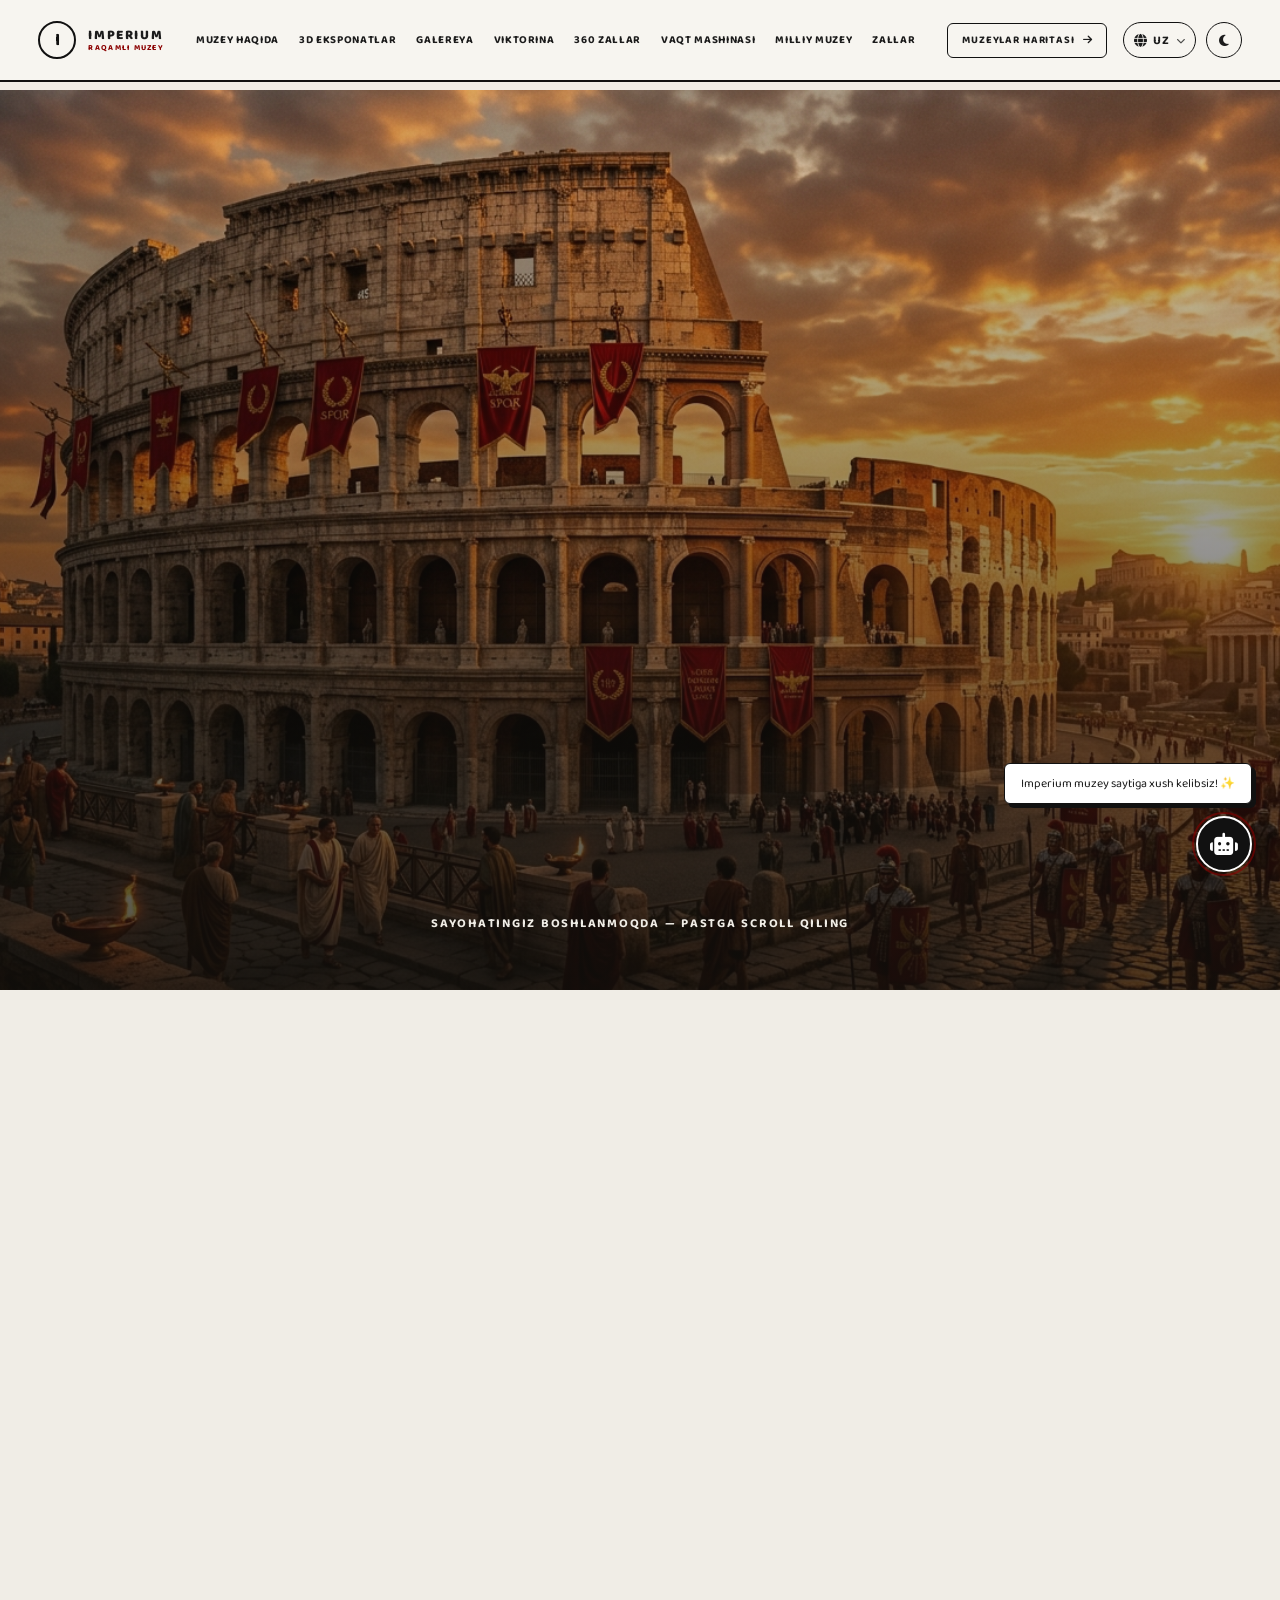
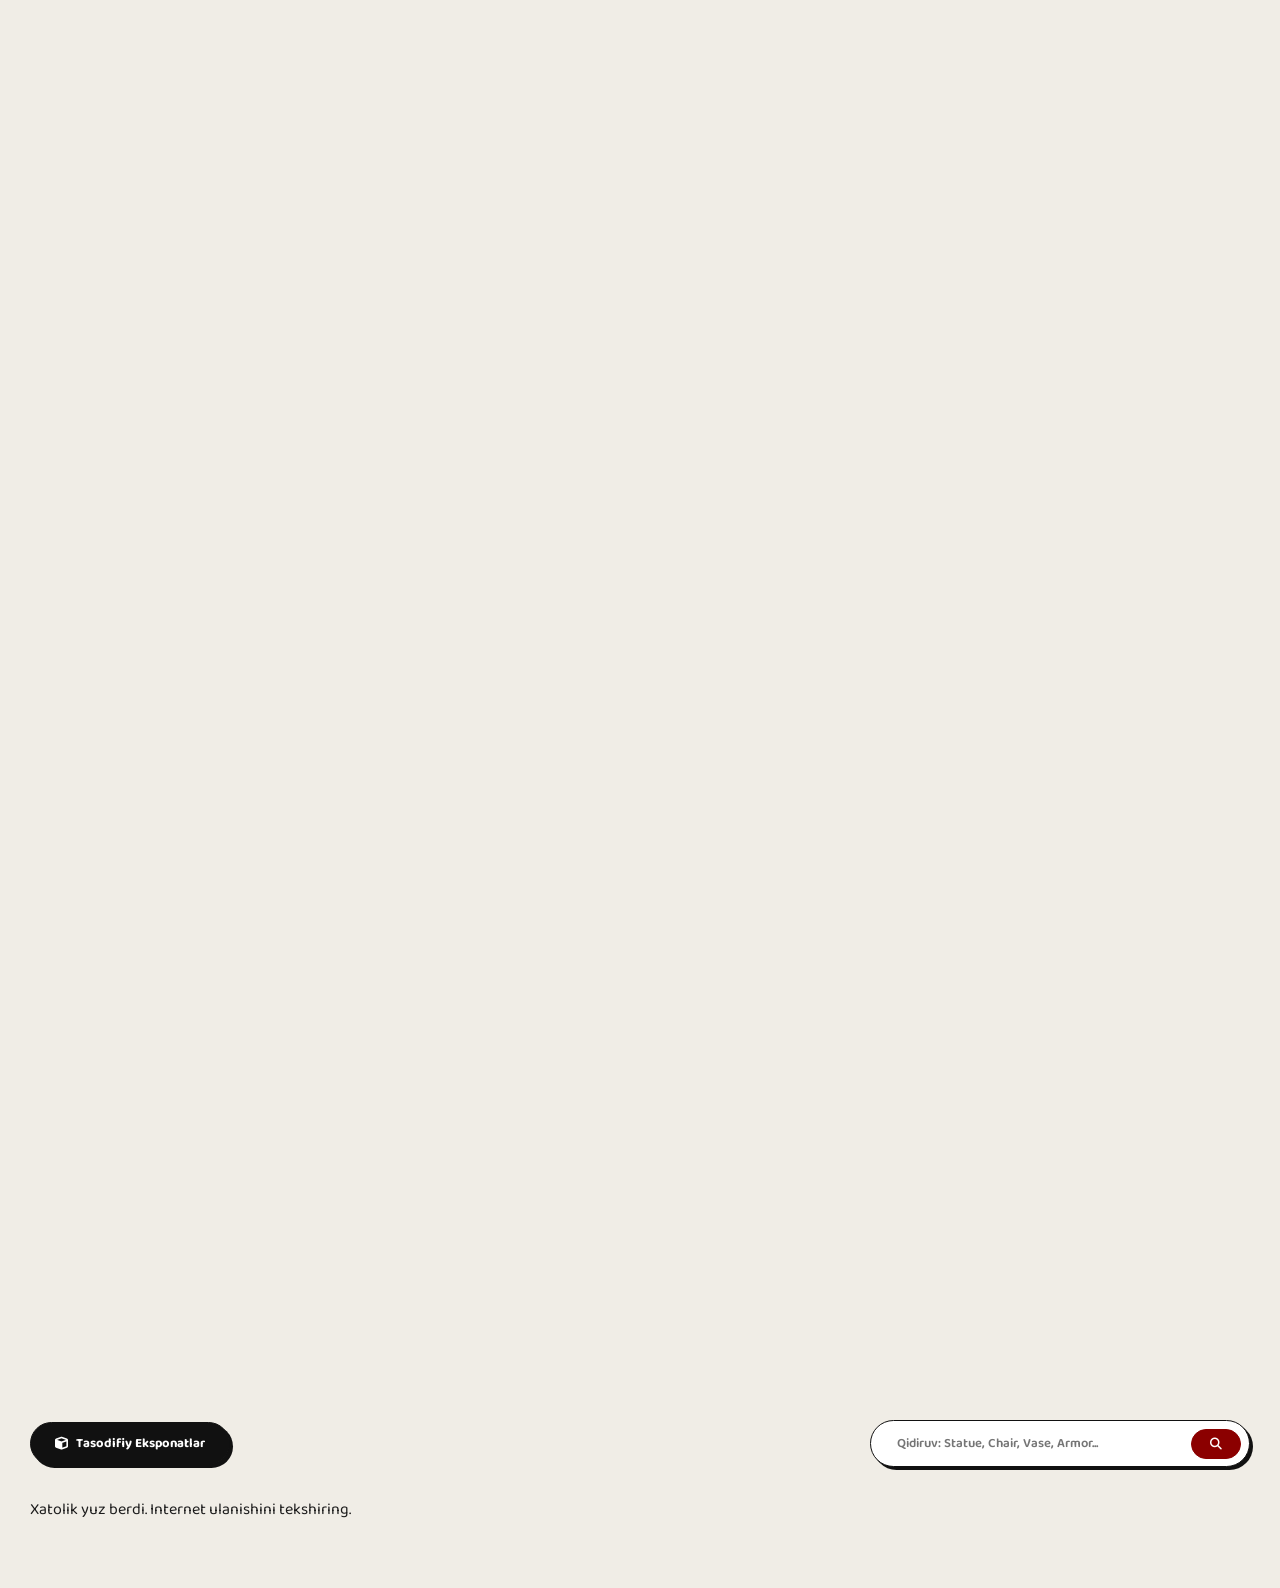
<file: galereya.html>
<!DOCTYPE html>
<html lang="uz">
<head>
  <meta charset="UTF-8">
  <meta name="viewport" content="width=device-width, initial-scale=1.0">
  <title>IMPERIUM — Europeana 3D Muzeyi</title>
  <!-- Google Fonts Baloo 2 -->
  <link rel="preconnect" href="https://fonts.googleapis.com">
  <link rel="preconnect" href="https://fonts.gstatic.com" crossorigin>
  <link href="https://fonts.googleapis.com/css2?family=Baloo+2:wght@400;600;700;800&display=swap" rel="stylesheet">
  <link rel="stylesheet" href="https://cdnjs.cloudflare.com/ajax/libs/font-awesome/6.4.0/css/all.min.css">
  <script>try{if(localStorage.getItem('imperium-theme')==='dark')document.documentElement.setAttribute('data-theme','dark')}catch(e){}</script>
  <link rel="stylesheet" href="assets/theme.css">
  <link rel="stylesheet" href="assets/lenis.css">
  <link rel="stylesheet" href="assets/site-header.css">
  <link rel="stylesheet" href="galereya.css">
</head>
<body>

  <header class="site-header">
    <a class="brand" href="index.html" aria-label="Imperium bosh sahifa">
      <span class="brand-mark">I</span>
      <span><strong>IMPERIUM</strong><small>Raqamli muzey</small></span>
    </a>
    <nav aria-label="Asosiy navigatsiya" id="navMenu">
      <a href="museyHaqida.html">Muzey haqida</a>
      <a href="3d.html">3D Eksponatlar</a>
      <a href="galereya.html">Galereya</a>
      <a href="victarina.html">Viktorina</a>
      <a href="360zal.html">360 zallar</a>
      <a href="nimadur.html">Vaqt mashinasi</a>
      <a href="museylar.html">Milliy muzey</a>
      <a href="zallar.html">Zallar</a>
      <a class="header-ticket mobile-nav-ticket" href="xarita.html">Muzeylar haritasi <i class="fa-solid fa-arrow-right"></i></a>
    </nav>
    <a class="header-ticket desktop-header-ticket" href="./xarita.html">Muzeylar haritasi <i class="fa-solid fa-arrow-right"></i></a>
    <div class="header-right-group">
      <button class="theme-toggle" id="themeToggle" aria-label="Tungi rejimga o'tish" aria-pressed="false"><i class="fa-solid fa-moon"></i></button>
      <button class="burger-btn" id="burgerBtn" aria-label="Menyu">
        <span></span>
        <span></span>
        <span></span>
      </button>
    </div>
  </header>
  <!-- STICKY GRID SCROLL — Codrops "Sticky Grid Scroll" (Theo Plawinski,
       MIT litsenziya) asosida IMPERIUM uslubiga moslashtirildi.
       Asl namunadagidek: avval bitta to'liq ekranli rasm ko'rinadi,
       undan keyingina panjara animatsiyasi boshlanadi. -->
  <section class="ssg-intro" aria-hidden="true">
    <img class="ssg-intro-image" src="images/colosseum_arena.jpg" alt="" loading="eager">
    <div class="ssg-intro-scrim"></div>
    <p class="ssg-intro-caption">Sayohatingiz boshlanmoqda — pastga scroll qiling</p>
  </section>

  <section class="ssg-block" aria-label="Galereya taqdimoti">
    <div class="ssg-wrapper">
      <div class="ssg-content">
        <span class="ssg-kicker">Eksponatlar galereyasi</span>
        <h2 class="ssg-title">Har bir eksponat —<br><em>bir hikoya.</em></h2>
        <p class="ssg-description">Misrdan Rimgacha, Uyg'onish davridan Islom san'atigacha — minglab yillik meros bir nazarda.</p>
        <a class="ssg-button" href="#gallery">Galereyani ko'rish <i class="fa-solid fa-arrow-down"></i></a>
      </div>
      <div class="ssg-gallery">
        <ul class="ssg-grid">
          <li class="ssg-item"><img class="ssg-image" src="images/artifact_egypt_diorite.jpg" alt="Qadimgi Misr — Khnumhotep haykali" loading="lazy"></li>
          <li class="ssg-item"><img class="ssg-image" src="images/artifact_rome_armor.jpg" alt="Qadimgi Rim — jangchi sovuti" loading="lazy"></li>
          <li class="ssg-item"><img class="ssg-image" src="images/artifact_greece_marble.jpg" alt="Qadimgi Gretsiya — Eirene haykali" loading="lazy"></li>
          <li class="ssg-item"><img class="ssg-image" src="images/artifact_islamic_tile.jpg" alt="Islom san'ati — kulolchilik kafeli" loading="lazy"></li>
          <li class="ssg-item"><img class="ssg-image" src="images/artifact_egypt_temple.jpg" alt="Qadimgi Misr — Dendur ibodatxonasi" loading="lazy"></li>
          <li class="ssg-item"><img class="ssg-image" src="images/colosseum_arena.jpg" alt="Rim Kolizeyi arenasi" loading="lazy"></li>
          <li class="ssg-item"><img class="ssg-image" src="images/roman_emperor.jpg" alt="Rim imperatori haykali" loading="lazy"></li>
          <li class="ssg-item"><img class="ssg-image" src="media/eastern_renaissance.jpg" alt="Sharq Uyg'onish davri san'ati" loading="lazy"></li>
          <li class="ssg-item"><img class="ssg-image" src="media/western_renaissance.jpg" alt="G'arb Uyg'onish davri san'ati" loading="lazy"></li>
        </ul>
      </div>
    </div>
  </section>

  <main class="main-container" id="gallery">
    <div class="action-bar">
      <button id="randomBtn" class="btn-dark">
        <i class="fa-solid fa-cube"></i> Tasodifiy Eksponatlar
      </button>
      
      <div class="search-box">
        <input type="text" id="searchInput" placeholder="Qidiruv: Statue, Chair, Vase, Armor...">
        <button id="searchBtn"><i class="fa-solid fa-magnifying-glass"></i></button>
      </div>
    </div>

    <div id="status">Eksponatlar yuklanmoqda...</div>
    <div class="gallery-masonry" id="galleryMasonry"></div>
    <div class="load-more-wrap">
      <button id="loadMoreBtn" class="btn-dark" style="display:none;">
        <i class="fa-solid fa-arrow-down"></i> Ko'proq yuklash
      </button>
    </div>
  </main>

  <div id="artModal" class="modal">
    <span class="modal-close" id="modalClose">&times;</span>
    <div class="modal-box">
      <div id="modal3DContainer" class="modal-3d-wrapper"></div>
      <div class="modal-caption" id="modalCaption"></div>
    </div>
  </div>

  <!-- AI Chat Burchak Vidjeti (Unified Imperium AI) -->
  <div id="aiChatWidget" class="ai-chat-widget">
    <div id="aiWelcomeBubble" class="ai-welcome-bubble">
      Imperium muzey saytiga xush kelibsiz! ✨
    </div>
    <button id="aiToggleBtn" class="ai-toggle-btn" aria-label="AI Yordamchi">
      <i class="fa-solid fa-robot"></i>
    </button>
    <div id="aiChatWindow" class="ai-chat-window">
      <div class="ai-chat-header">
        <div class="ai-header-title">
          <i class="fa-solid fa-brain"></i>
          <span>Imperium AI Yordamchi</span>
        </div>
        <button id="aiCloseBtn" class="ai-close-btn">&times;</button>
      </div>
      <div id="aiChatBody" class="ai-chat-body">
        <div class="ai-message bot">
          Assalomu alaykum! Men Imperium muzeyining aqlli AI yordamchisiman. Sizga qanday yordam bera olaman?
        </div>
        <div class="ai-quick-suggestions">
          <span class="ai-chip" onclick="sendQuickAiQuery('Luvr muzeyi haqida aytib ber')">🏛️ Luvr muzeyi</span>
          <span class="ai-chip" onclick="sendQuickAiQuery('3D eksponatlarni ko\'rsat')">🗿 3D Haykallar</span>
          <span class="ai-chip" onclick="sendQuickAiQuery('360 zallar qaysilar?')">🌐 360 Zallar</span>
          <span class="ai-chip" onclick="sendQuickAiQuery('Sayt mualliflari kim?')">👨‍💻 Mualliflar</span>
        </div>
      </div>
      <div class="ai-chat-footer">
        <input type="text" id="aiUserInput" placeholder="Savolingizni yozing...">
        <button id="aiSendBtn"><i class="fa-solid fa-paper-plane"></i></button>
      </div>
    </div>
  </div>

  <script src="vendor/gsap.min.js"></script>
  <script src="vendor/ScrollTrigger.min.js"></script>
  <script src="vendor/lenis.min.js"></script>
  <script src="assets/site.js"></script>
  <script src="galereya.js"></script>
</body>
</html>
</file>
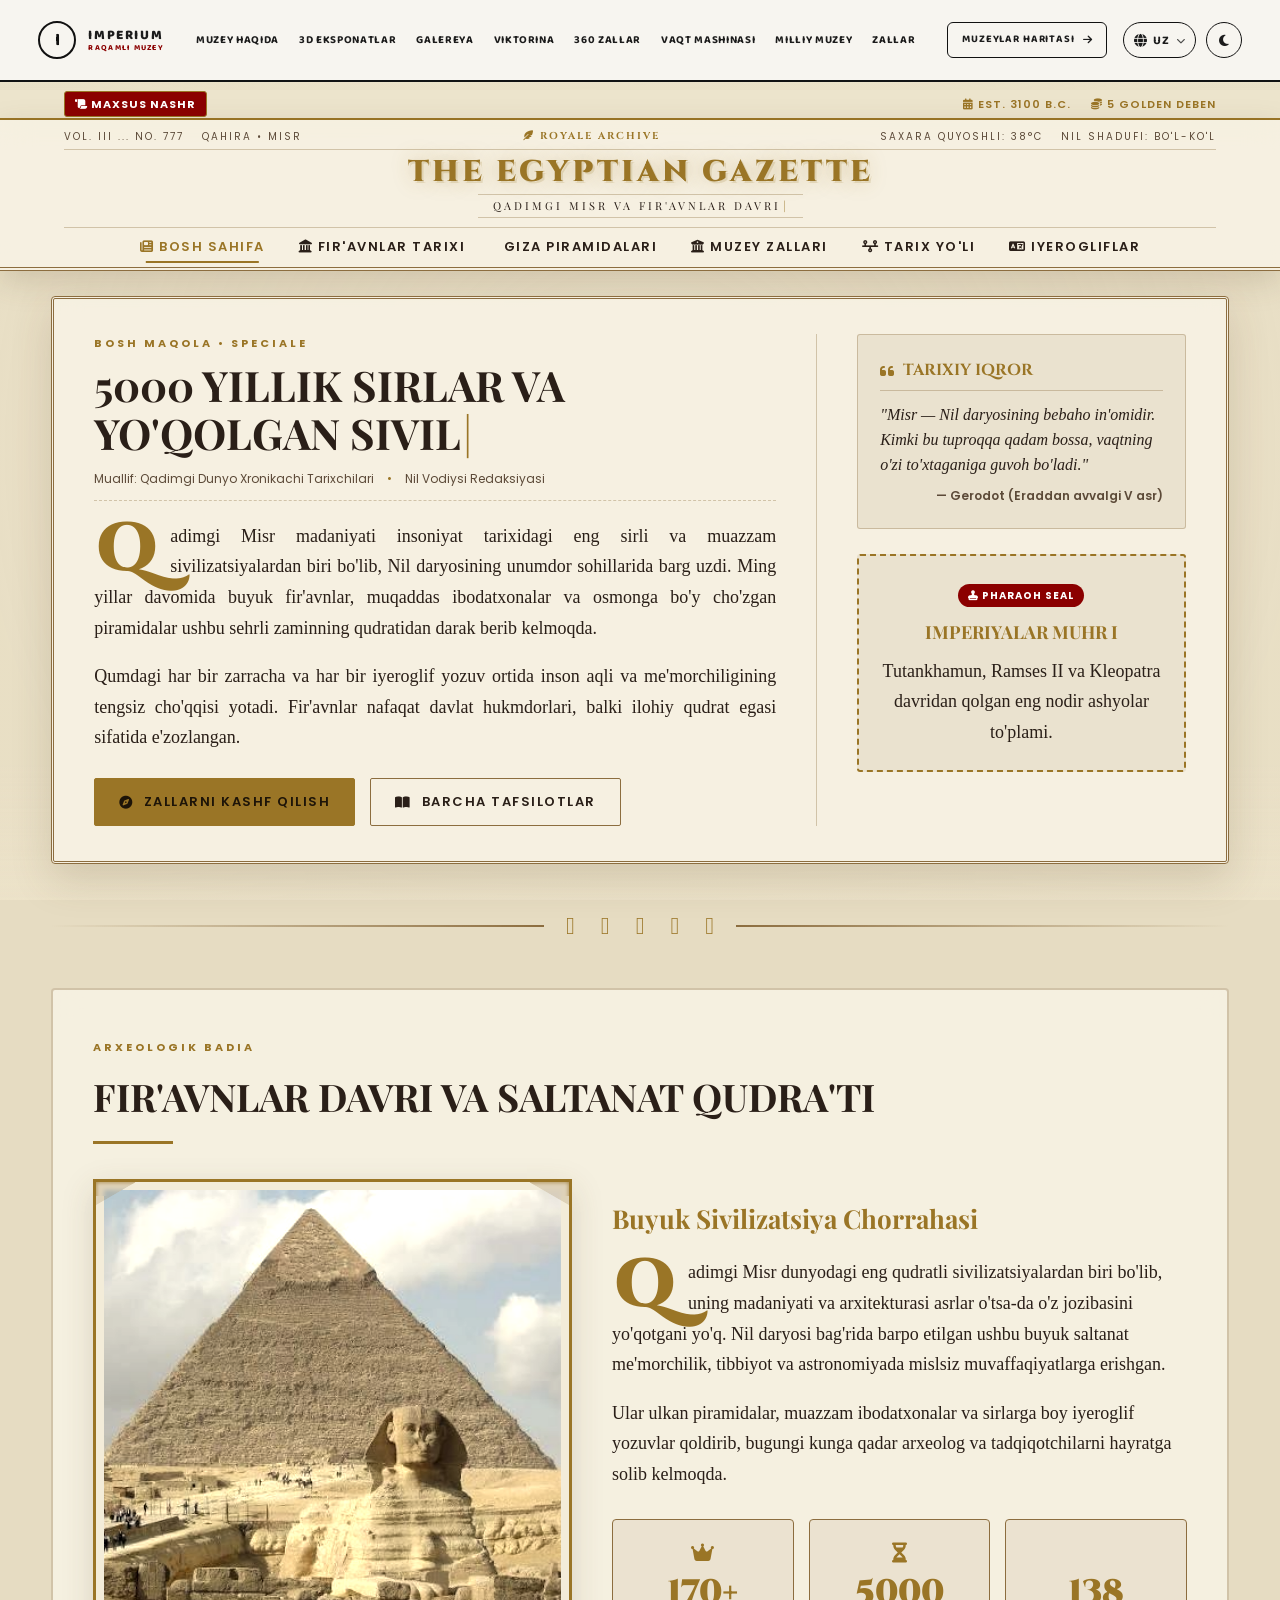
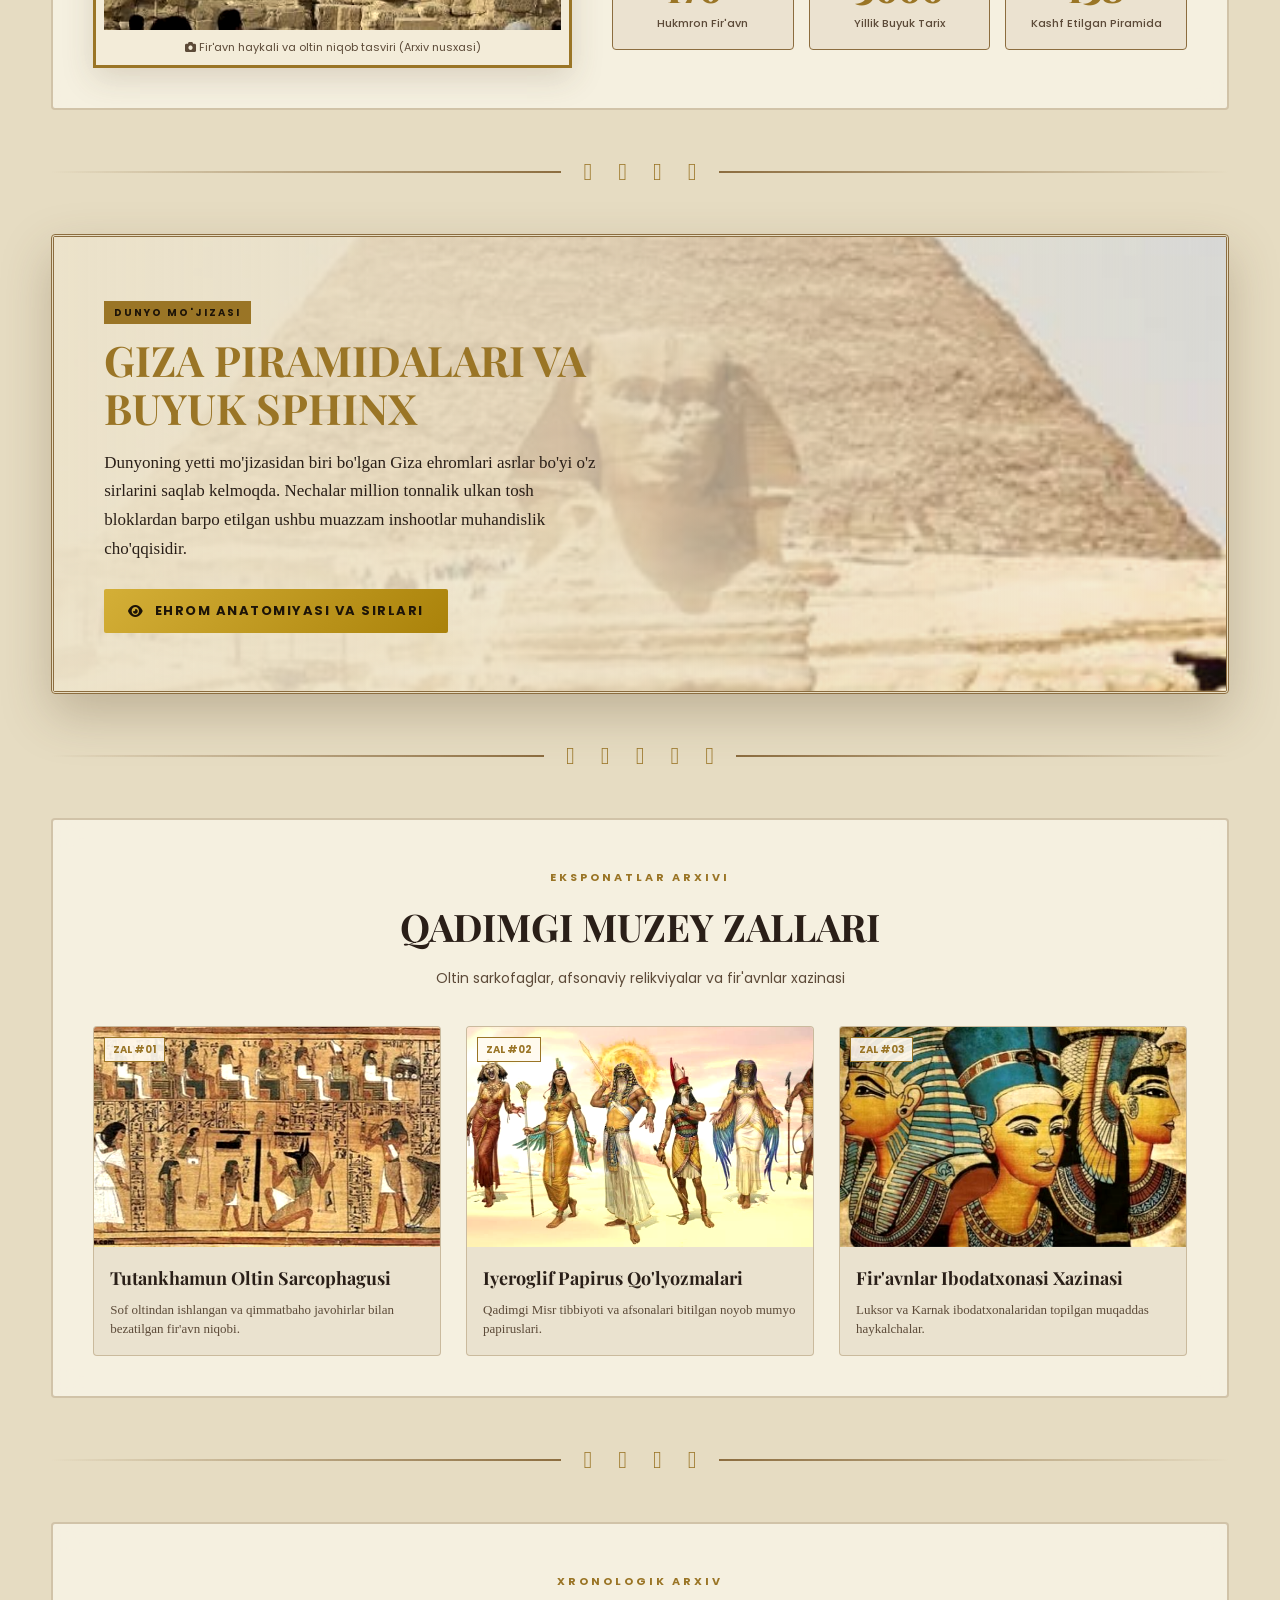
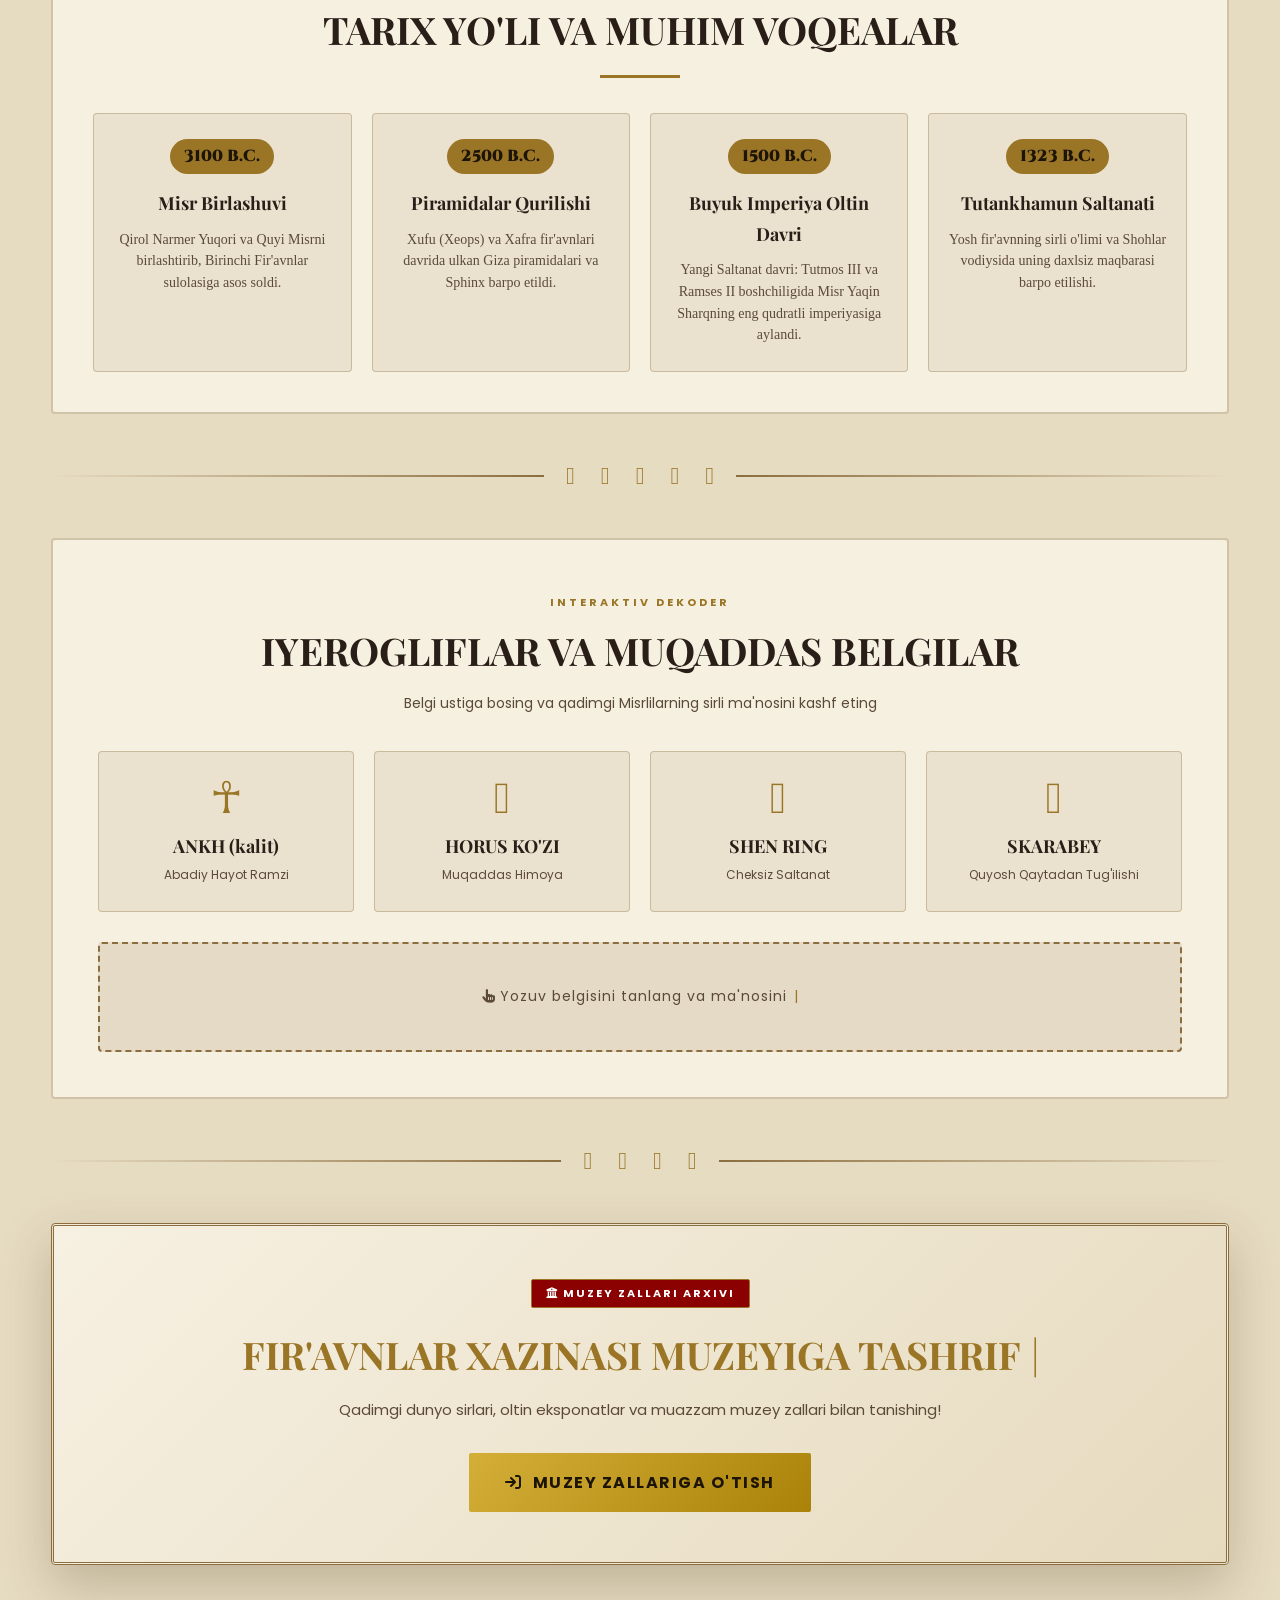
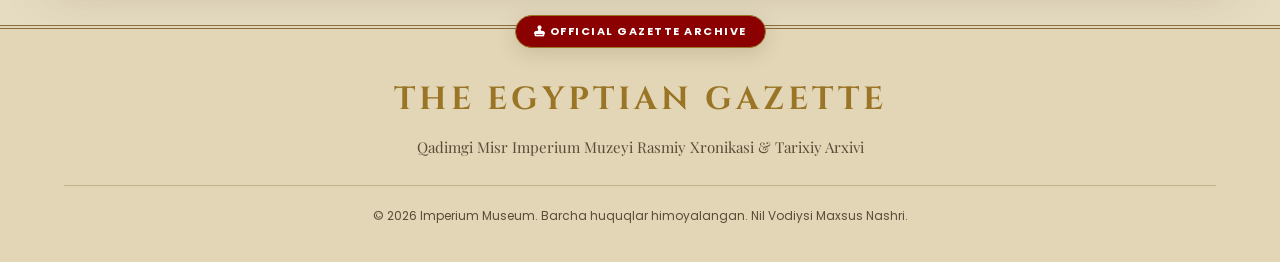
<file: misr.html>
<!DOCTYPE html>
<html lang="uz">

<head>
    <meta charset="UTF-8">
    <meta name="viewport" content="width=device-width, initial-scale=1.0">
    <title>The Egyptian Gazette - Qadimgi Misr Xronikasi</title>

    <!-- Google Fonts: Baloo 2 umumiy header uchun, qolganlari gazeta uslubi uchun -->
    <link rel="preconnect" href="https://fonts.googleapis.com">
    <link rel="preconnect" href="https://fonts.gstatic.com" crossorigin>
    <link href="https://fonts.googleapis.com/css2?family=Baloo+2:wght@400;600;700;800&family=Cinzel:wght@400;600;700;900&family=IM+Fell+English:ital@0;1&family=Playfair+Display:ital,wght@0,400;0,600;0,700;0,900;1,400&family=Poppins:wght@300;400;500;600&display=swap" rel="stylesheet">

    <!-- Font Awesome Icons -->
    <link rel="stylesheet" href="https://cdnjs.cloudflare.com/ajax/libs/font-awesome/6.7.2/css/all.min.css">

    <!-- Temani CSS dan OLDIN o'rnatadi — tungi rejimda oq chaqnash bo'lmasin -->
    <script>try{if(localStorage.getItem('imperium-theme')==='dark')document.documentElement.setAttribute('data-theme','dark')}catch(e){}</script>

    <!-- Stylesheets -->
    <link rel="stylesheet" href="assets/theme.css">
    <link rel="stylesheet" href="assets/lenis.css">
    <link rel="stylesheet" href="assets/site-header.css">
    <link rel="stylesheet" href="misr.css">
</head>

<body>

    <!-- LIQUID DISTORTION SVG FILTER -->
    <svg class="liquid-svg-filters">
        <filter id="liquid-distortion-filter" x="-10%" y="-10%" width="120%" height="120%">
            <feTurbulence type="fractalNoise" baseFrequency="0.02 0.03" numOctaves="2" result="noise" id="liquid-turbulence">
                <animate attributeName="baseFrequency" dur="8s" values="0.015 0.025; 0.03 0.015; 0.015 0.025" repeatCount="indefinite"/>
            </feTurbulence>
            <feDisplacementMap in="SourceGraphic" in2="noise" scale="0" xChannelSelector="R" yChannelSelector="G" id="liquid-displacement" />
        </filter>
    </svg>

    <!-- FULL PAGE BACKGROUND VIDEO CONTAINER (SCROLL-SYNCED) -->
    <div class="bg-video-container">
        <video muted playsinline preload="auto" id="hero-video" class="hero-video">
            <source src="./Ultra_realistic_cinematic_inte.mp4" type="video/mp4">
        </video>
        <div class="video-vignette"></div>
    </div>

    <!-- UMUMIY SAYT HEADERI (barcha sahifalarda bir xil) -->
    <header class="site-header">
      <a class="brand" href="index.html" aria-label="Imperium bosh sahifa">
        <span class="brand-mark">I</span>
        <span><strong>IMPERIUM</strong><small>Raqamli muzey</small></span>
      </a>
      <nav aria-label="Asosiy navigatsiya" id="navMenu">
        <a href="museyHaqida.html">Muzey haqida</a>
        <a href="3d.html">3D Eksponatlar</a>
        <a href="galereya.html">Galereya</a>
        <a href="victarina.html">Viktorina</a>
        <a href="360zal.html">360 zallar</a>
        <a href="nimadur.html">Vaqt mashinasi</a>
        <a href="museylar.html">Milliy muzey</a>
        <a href="zallar.html">Zallar</a>
        <a class="header-ticket mobile-nav-ticket" href="xarita.html">Muzeylar haritasi <i class="fa-solid fa-arrow-right"></i></a>
      </nav>
      <a class="header-ticket desktop-header-ticket" href="./xarita.html">Muzeylar haritasi <i class="fa-solid fa-arrow-right"></i></a>
      <div class="header-right-group">
        <button class="theme-toggle" id="themeToggle" aria-label="Tungi rejimga o'tish" aria-pressed="false"><i class="fa-solid fa-moon"></i></button>
        <button class="burger-btn" id="burgerBtn" aria-label="Menyu">
          <span></span>
          <span></span>
          <span></span>
        </button>
      </div>
    </header>

    <!-- NEWSPAPER TOP UTILITY & TICKER BAR -->
    <div class="gazette-ticker-bar">
        <div class="ticker-wrapper">
            <span class="badge"><i class="fa-solid fa-scroll"></i> MAXSUS NASHR</span>
            <div class="ticker-marquee">
                <span class="ticker-text"><i class="fa-solid fa-bolt"></i> SHOSHILINCH XABAR: Giza ehromlari yaqinida yangi fir'avn maqbarasi topildi! • Tutankhamun xazinasi muzeyga keltirildi • Nil daryosida qadimiy kemalar qoldiqlari aniqlandi</span>
            </div>
        </div>
        <div class="ticker-meta">
            <span><i class="fa-solid fa-calendar-days"></i> EST. 3100 B.C.</span>
            <span><i class="fa-solid fa-coins"></i> 5 GOLDEN DEBEN</span>
        </div>
    </div>

    <!-- MAIN VINTAGE NEWSPAPER MASTHEAD / HEADER -->
    <header class="gazette-header">
        <div class="header-top-info">
            <div class="date-issue">
                <span>VOL. III ... NO. 777</span>
                <span>QAHIRA • MISR</span>
            </div>
            <div class="header-seal">
                <i class="fa-solid fa-feather-pointed"></i> ROYALE ARCHIVE
            </div>
            <div class="weather-info">
                <span>SAXARA QUYOSHLI: 38°C</span>
                <span>NIL SHADUFI: BO'L-KO'L</span>
            </div>
        </div>

        <div class="masthead-main">
            <div class="masthead-title">
                <h1>THE EGYPTIAN GAZETTE</h1>
                <p class="masthead-subtitle">
                    <span class="typewriter-target" data-words='["QADIMGI MISR VA FIR&#39;AVNLAR DAVRI", "5000 YILLIK ULUGBOR SIVILIZATSIYA", "GIZA PIRAMIDALARI VA NIL SIRLARI"]'></span><span class="typewriter-cursor">|</span>
                </p>
            </div>
        </div>

        <!-- Sahifa ichidagi bo'limlarga o'tish. Saytlararo navigatsiya
             yuqoridagi umumiy .site-header da. -->
        <nav class="gazette-nav">
            <a href="#hero-section" class="active"><i class="fa-solid fa-newspaper"></i> BOSH SAHIFA</a>
            <a href="#history"><i class="fa-solid fa-landmark"></i> FIR'AVNLAR TARIXI</a>
            <a href="#pyramid"><i class="fa-solid fa-pyramid"></i> GIZA PIRAMIDALARI</a>
            <a href="#museum"><i class="fa-solid fa-building-columns"></i> MUZEY ZALLARI</a>
            <a href="#timeline"><i class="fa-solid fa-timeline"></i> TARIX YO'LI</a>
            <a href="#hieroglyphs"><i class="fa-solid fa-language"></i> IYEROGLIFLAR</a>
        </nav>
    </header>

    <main class="gazette-content-wrapper">

        <!-- FRONT PAGE HERO ARTICLE / SECTION -->
        <section class="gazette-hero-section reveal" id="hero-section">
            <div class="hero-article-grid">
                
                <!-- Main Lead Story -->
                <article class="lead-story-card">
                    <div class="article-category-tag">BOSH MAQOLA • SPECIALE</div>
                    <h2 class="lead-headline">
                        <span class="typewriter-target" data-words='["5000 YILLIK SIRLAR VA YO&#39;QOLGAN SIVILIZATSIYA", "TUTANKHAMUN XAZINASI VA FIR&#39;AVNLAR SALTANATI", "GIZA EHROMLARI ANATOMIYASI VA NIL SIRLARI"]'></span><span class="typewriter-cursor">|</span>
                    </h2>
                    <div class="author-byline">
                        <span>Muallif: Qadimgi Dunyo Xronikachi Tarixchilari</span>
                        <span class="divider">•</span>
                        <span>Nil Vodiysi Redaksiyasi</span>
                    </div>

                    <div class="lead-body">
                        <p class="drop-cap">
                            Qadimgi Misr madaniyati insoniyat tarixidagi eng sirli va muazzam sivilizatsiyalardan biri bo'lib, Nil daryosining unumdor sohillarida barg uzdi. Ming yillar davomida buyuk fir'avnlar, muqaddas ibodatxonalar va osmonga bo'y cho'zgan piramidalar ushbu sehrli zaminning qudratidan darak berib kelmoqda.
                        </p>
                        <p>
                            Qumdagi har bir zarracha va har bir iyeroglif yozuv ortida inson aqli va me'morchiligining tengsiz cho'qqisi yotadi. Fir'avnlar nafaqat davlat hukmdorlari, balki ilohiy qudrat egasi sifatida e'zozlangan.
                        </p>
                    </div>

                    <div class="hero-actions">
                        <a href="zallar.html" class="gazette-btn primary-btn">
                            <i class="fa-solid fa-compass"></i> ZALLARNI KASHF QILISH
                        </a>
                        <button class="gazette-btn secondary-btn" onclick="openArticleModal('lead-story')">
                            <i class="fa-solid fa-book-open"></i> BARCHA TAFSILOTLAR
                        </button>
                    </div>
                </article>

                <!-- Side Gazette Column -->
                <aside class="gazette-side-column">
                    <div class="side-widget-box">
                        <h3 class="widget-title"><i class="fa-solid fa-quote-left"></i> TARIXIY IQROR</h3>
                        <blockquote class="royal-quote">
                            "Misr — Nil daryosining bebaho in'omidir. Kimki bu tuproqqa qadam bossa, vaqtning o'zi to'xtaganiga guvoh bo'ladi."
                        </blockquote>
                        <div class="quote-author">— Gerodot (Eraddan avvalgi V asr)</div>
                    </div>

                    <div class="side-widget-box archival-badge-box">
                        <div class="seal-stamp"><i class="fa-solid fa-stamp"></i> PHARAOH SEAL</div>
                        <h4>IMPERIYALAR MUHR I</h4>
                        <p>Tutankhamun, Ramses II va Kleopatra davridan qolgan eng nodir ashyolar to'plami.</p>
                    </div>
                </aside>

            </div>
        </section>

        <div class="section-divider-rule">
            <span class="rule-ornament">☥ 𓋹 𓀀 𓆣 ☥</span>
        </div>

        <!-- HISTORY SECTION (FIR'AVNLAR DAVRI) -->
        <section class="gazette-section history-section reveal" id="history">
            <div class="newspaper-header-box">
                <span class="sub-label">ARXEOLOGIK BADIA</span>
                <h2 class="section-title">FIR'AVNLAR DAVRI VA SALTANAT QUDRA'TI</h2>
                <div class="header-line"></div>
            </div>

            <div class="history-content-grid">
                <div class="history-image-frame liquid-frame entrance-img-frame">
                    <div class="tape-corner top-left"></div>
                    <div class="tape-corner top-right"></div>
                    <img src="./images.jpg" alt="Qadimgi Misr Fir'avnlari">
                    <div class="image-caption"><i class="fa-solid fa-camera"></i> Fir'avn haykali va oltin niqob tasviri (Arxiv nusxasi)</div>
                </div>

                <div class="history-text-article">
                    <h3 class="article-subheading">Buyuk Sivilizatsiya Chorrahasi</h3>
                    <p class="drop-cap">
                        Qadimgi Misr dunyodagi eng qudratli sivilizatsiyalardan biri bo'lib, uning madaniyati va arxitekturasi asrlar o'tsa-da o'z jozibasini yo'qotgani yo'q. Nil daryosi bag'rida barpo etilgan ushbu buyuk saltanat me'morchilik, tibbiyot va astronomiyada mislsiz muvaffaqiyatlarga erishgan.
                    </p>
                    <p>
                        Ular ulkan piramidalar, muazzam ibodatxonalar va sirlarga boy iyeroglif yozuvlar qoldirib, bugungi kunga qadar arxeolog va tadqiqotchilarni hayratga solib kelmoqda.
                    </p>

                    <!-- Gazette Style Stats Cards -->
                    <div class="gazette-stats-grid">
                        <div class="stat-card">
                            <div class="stat-icon"><i class="fa-solid fa-crown"></i></div>
                            <div class="stat-number">170+</div>
                            <div class="stat-label">Hukmron Fir'avn</div>
                        </div>

                        <div class="stat-card">
                            <div class="stat-icon"><i class="fa-solid fa-hourglass-half"></i></div>
                            <div class="stat-number">5000</div>
                            <div class="stat-label">Yillik Buyuk Tarix</div>
                        </div>

                        <div class="stat-card">
                            <div class="stat-icon"><i class="fa-solid fa-pyramid"></i></div>
                            <div class="stat-number">138</div>
                            <div class="stat-label">Kashf Etilgan Piramida</div>
                        </div>
                    </div>

                </div>
            </div>
        </section>

        <div class="section-divider-rule">
            <span class="rule-ornament">𓁹 𓀔 𓃭 𓁹</span>
        </div>

        <!-- PYRAMID BIG FEATURE SECTION -->
        <section class="gazette-section pyramid-section reveal" id="pyramid">
            <div class="pyramid-hero-card">
                <div class="pyramid-img-container liquid-frame entrance-img-frame">
                    <img src="./images (4).jpg" alt="Giza Piramidalari">
                    <div class="image-overlay-vignette"></div>
                </div>

                <div class="pyramid-card-content">
                    <div class="vintage-badge">DUNYO MO'JIZASI</div>
                    <h2 class="pyramid-title">GIZA PIRAMIDALARI VA BUYUK SPHINX</h2>
                    <p class="pyramid-desc">
                        Dunyoning yetti mo'jizasidan biri bo'lgan Giza ehromlari asrlar bo'yi o'z sirlarini saqlab kelmoqda. Nechalar million tonnalik ulkan tosh bloklardan barpo etilgan ushbu muazzam inshootlar muhandislik cho'qqisidir.
                    </p>
                    <button class="gazette-btn gold-btn" onclick="openArticleModal('pyramid-story')">
                        <i class="fa-solid fa-eye"></i> EHROM ANATOMIYASI VA SIRLARI
                    </button>
                </div>
            </div>
        </section>

        <div class="section-divider-rule">
            <span class="rule-ornament">☥ 𓋹 𓀀 𓆣 ☥</span>
        </div>

        <!-- MUSEUM GALLERY SECTION -->
        <section class="gazette-section museum-section reveal" id="museum">
            <div class="newspaper-header-box text-center">
                <span class="sub-label">EKSPONATLAR ARXIVI</span>
                <h2 class="section-title">QADIMGI MUZEY ZALLARI</h2>
                <p class="section-subtitle">Oltin sarkofaglar, afsonaviy relikviyalar va fir'avnlar xazinasi</p>
            </div>

            <div class="museum-gallery-grid">
                <div class="gallery-press-item">
                    <div class="photo-container liquid-frame entrance-img-frame">
                        <img src="./images (1).jpg" alt="Muzey Zali 1">
                        <div class="photo-tag">ZAL #01</div>
                    </div>
                    <div class="photo-caption-box">
                        <h4>Tutankhamun Oltin Sarcophagusi</h4>
                        <p>Sof oltindan ishlangan va qimmatbaho javohirlar bilan bezatilgan fir'avn niqobi.</p>
                    </div>
                </div>

                <div class="gallery-press-item">
                    <div class="photo-container liquid-frame entrance-img-frame">
                        <img src="./images (2).jpg" alt="Muzey Zali 2">
                        <div class="photo-tag">ZAL #02</div>
                    </div>
                    <div class="photo-caption-box">
                        <h4>Iyeroglif Papirus Qo'lyozmalari</h4>
                        <p>Qadimgi Misr tibbiyoti va afsonalari bitilgan noyob mumyo papiruslari.</p>
                    </div>
                </div>

                <div class="gallery-press-item">
                    <div class="photo-container liquid-frame entrance-img-frame">
                        <img src="./images (3).jpg" alt="Muzey Zali 3">
                        <div class="photo-tag">ZAL #03</div>
                    </div>
                    <div class="photo-caption-box">
                        <h4>Fir'avnlar Ibodatxonasi Xazinasi</h4>
                        <p>Luksor va Karnak ibodatxonalaridan topilgan muqaddas haykalchalar.</p>
                    </div>
                </div>
            </div>
        </section>

        <div class="section-divider-rule">
            <span class="rule-ornament">𓁹 𓀔 𓃭 𓁹</span>
        </div>

        <!-- TIMELINE SECTION -->
        <section class="gazette-section timeline-section reveal" id="timeline">
            <div class="newspaper-header-box text-center">
                <span class="sub-label">XRONOLOGIK ARXIV</span>
                <h2 class="section-title">TARIX YO'LI VA MUHIM VOQEALAR</h2>
                <div class="header-line"></div>
            </div>

            <div class="gazette-timeline-container">
                <div class="timeline-event-card">
                    <div class="event-year-badge">3100 B.C.</div>
                    <h3 class="event-title">Misr Birlashuvi</h3>
                    <p class="event-text">Qirol Narmer Yuqori va Quyi Misrni birlashtirib, Birinchi Fir'avnlar sulolasiga asos soldi.</p>
                </div>

                <div class="timeline-event-card">
                    <div class="event-year-badge">2500 B.C.</div>
                    <h3 class="event-title">Piramidalar Qurilishi</h3>
                    <p class="event-text">Xufu (Xeops) va Xafra fir'avnlari davrida ulkan Giza piramidalari va Sphinx barpo etildi.</p>
                </div>

                <div class="timeline-event-card">
                    <div class="event-year-badge">1500 B.C.</div>
                    <h3 class="event-title">Buyuk Imperiya Oltin Davri</h3>
                    <p class="event-text">Yangi Saltanat davri: Tutmos III va Ramses II boshchiligida Misr Yaqin Sharqning eng qudratli imperiyasiga aylandi.</p>
                </div>

                <div class="timeline-event-card">
                    <div class="event-year-badge">1323 B.C.</div>
                    <h3 class="event-title">Tutankhamun Saltanati</h3>
                    <p class="event-text">Yosh fir'avnning sirli o'limi va Shohlar vodiysida uning daxlsiz maqbarasi barpo etilishi.</p>
                </div>
            </div>
        </section>

        <div class="section-divider-rule">
            <span class="rule-ornament">☥ 𓋹 𓀀 𓆣 ☥</span>
        </div>

        <!-- NEW INTERACTIVE HIEROGLYPHIC DECODER SECTION (ABOVE FOOTER) -->
        <section class="gazette-section hieroglyph-section reveal" id="hieroglyphs">
            <div class="newspaper-header-box text-center">
                <span class="sub-label">INTERAKTIV DEKODER</span>
                <h2 class="section-title">IYEROGLIFLAR VA MUQADDAS BELGILAR</h2>
                <p class="section-subtitle">Belgi ustiga bosing va qadimgi Misrlilarning sirli ma'nosini kashf eting</p>
            </div>

            <div class="hieroglyph-grid">
                <div class="symbol-card" onclick="decodeSymbol('ankh', event)">
                    <div class="symbol-icon">☥</div>
                    <h3 class="symbol-name">ANKH (kalit)</h3>
                    <p class="symbol-tag">Abadiy Hayot Ramzi</p>
                </div>

                <div class="symbol-card" onclick="decodeSymbol('eye', event)">
                    <div class="symbol-icon">𓁹</div>
                    <h3 class="symbol-name">HORUS KO'ZI</h3>
                    <p class="symbol-tag">Muqaddas Himoya</p>
                </div>

                <div class="symbol-card" onclick="decodeSymbol('shen', event)">
                    <div class="symbol-icon">𓋹</div>
                    <h3 class="symbol-name">SHEN RING</h3>
                    <p class="symbol-tag">Cheksiz Saltanat</p>
                </div>

                <div class="symbol-card" onclick="decodeSymbol('scarab', event)">
                    <div class="symbol-icon">𓃭</div>
                    <h3 class="symbol-name">SKARABEY</h3>
                    <p class="symbol-tag">Quyosh Qaytadan Tug'ilishi</p>
                </div>
            </div>

            <div class="hieroglyph-display-box" id="symbolResultBox">
                <div class="symbol-placeholder">
                    <i class="fa-solid fa-hand-pointer"></i> 
                    <span class="typewriter-target" data-words='["Yozuv belgisini tanlang va ma&#39;nosini o&#39;qing...", "Iyerogliflar sirini kashf eting...", "Ankh, Horus va Skarabey ma&#39;nosini biling..."]'></span><span class="typewriter-cursor">|</span>
                </div>
            </div>
        </section>

        <div class="section-divider-rule">
            <span class="rule-ornament">𓁹 𓀔 𓃭 𓁹</span>
        </div>

        <!-- REDIRECT CTA SECTION TO ZALLAR.HTML -->
        <section class="gazette-section booking-cta-section reveal">
            <div class="booking-card">
                <div class="booking-badge"><i class="fa-solid fa-building-columns"></i> MUZEY ZALLARI ARXIVI</div>
                <h2 class="booking-title">
                    <span class="typewriter-target" data-words='["FIR&#39;AVNLAR XAZINASI MUZEYIGA TASHRIF BUYURING", "QADIMGI DUNYO SIRLARINI KASHF ETING"]'></span><span class="typewriter-cursor">|</span>
                </h2>
                <p class="booking-subtitle">Qadimgi dunyo sirlari, oltin eksponatlar va muazzam muzey zallari bilan tanishing!</p>
                
                <div class="cta-button-wrapper">
                    <a href="zallar.html" class="gazette-btn gold-btn">
                        <i class="fa-solid fa-arrow-right-to-bracket"></i> MUZEY ZALLARIGA O'TISH
                    </a>
                </div>
            </div>
        </section>

    </main>

    <!-- NEWSPAPER FOOTER -->
    <footer class="gazette-footer">
        <div class="footer-top-ornament">
            <span class="footer-seal-stamp"><i class="fa-solid fa-stamp"></i> OFFICIAL GAZETTE ARCHIVE</span>
        </div>
        <div class="footer-content">
            <h2 class="footer-logo">THE EGYPTIAN GAZETTE</h2>
            <p class="footer-tagline">Qadimgi Misr Imperium Muzeyi Rasmiy Xronikasi & Tarixiy Arxivi</p>

            <div class="footer-bottom">
                <p>&copy; 2026 Imperium Museum. Barcha huquqlar himoyalangan. Nil Vodiysi Maxsus Nashri.</p>
            </div>
        </div>
    </footer>

    <!-- ARTICLE READER MODAL POPUP -->
    <div class="gazette-modal-overlay" id="articleModal">
        <div class="gazette-modal-card" data-lenis-prevent>
            <button class="modal-close-btn" onclick="closeArticleModal()"><i class="fa-solid fa-xmark"></i></button>
            <div class="modal-header">
                <span class="modal-category">TARIXIY MAQOLA ARXIVI</span>
                <h2 id="modalTitle">Maqola Sarlavhasi</h2>
            </div>
            <div class="modal-body" id="modalBody">
                <!-- Dynamic text populated by JS -->
            </div>
        </div>
    </div>

    <!-- JavaScript Script Files -->
    <script src="vendor/lenis.min.js"></script>
    <script src="assets/site.js"></script>
    <script src="misr.js"></script>
</body>

</html>
</file>
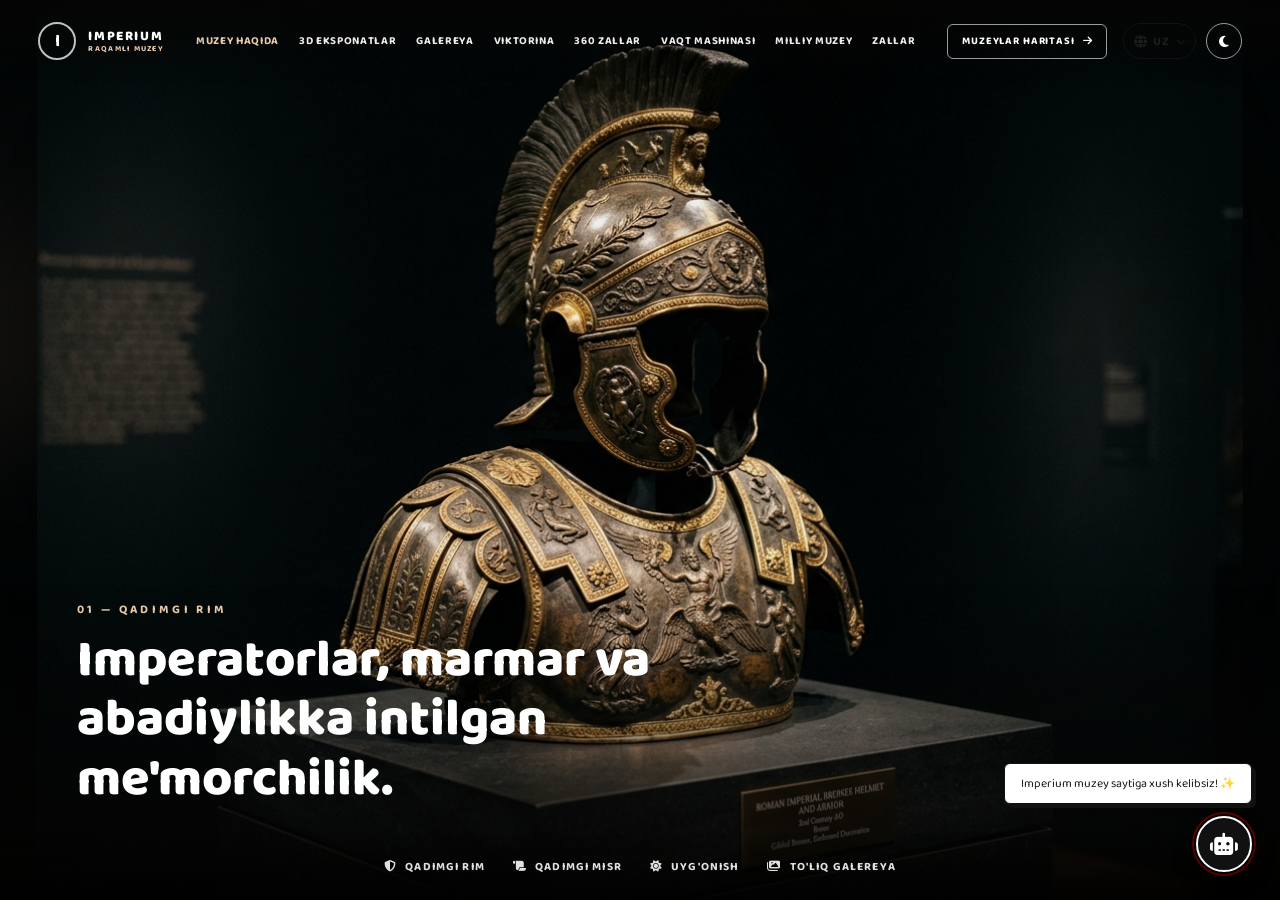
<file: museyHaqida.html>
<!DOCTYPE html>
<html lang="uz">
<head>
  <meta charset="UTF-8">
  <meta name="viewport" content="width=device-width, initial-scale=1.0">
  <title>IMPERIUM — Muzey haqida</title>

  <!-- Google Fonts Baloo 2 -->
  <link rel="preconnect" href="https://fonts.googleapis.com">
  <link rel="preconnect" href="https://fonts.gstatic.com" crossorigin>
  <link href="https://fonts.googleapis.com/css2?family=Baloo+2:wght@400;600;700;800&display=swap" rel="stylesheet">
  <link rel="stylesheet" href="https://cdnjs.cloudflare.com/ajax/libs/font-awesome/6.4.0/css/all.min.css">
  <script>try{if(localStorage.getItem('imperium-theme')==='dark')document.documentElement.setAttribute('data-theme','dark')}catch(e){}</script>
  <link rel="stylesheet" href="assets/theme.css">
  <link rel="stylesheet" href="assets/lenis.css">
  <link rel="stylesheet" href="assets/site-header.css">
  <link rel="stylesheet" href="museyHaqida.css">
</head>
<body>

  <!-- Rasm ustida suzuvchi umumiy sayt headeri -->
  <header class="site-header ish-floating-header">
    <a class="brand" href="index.html" aria-label="Imperium bosh sahifa">
      <span class="brand-mark">I</span>
      <span><strong>IMPERIUM</strong><small>Raqamli muzey</small></span>
    </a>
    <nav aria-label="Asosiy navigatsiya" id="navMenu">
      <a href="museyHaqida.html" class="ish-active">Muzey haqida</a>
      <a href="3d.html">3D Eksponatlar</a>
      <a href="galereya.html">Galereya</a>
      <a href="victarina.html">Viktorina</a>
      <a href="360zal.html">360 zallar</a>
      <a href="nimadur.html">Vaqt mashinasi</a>
      <a href="museylar.html">Milliy muzey</a>
      <a href="zallar.html">Zallar</a>
      <a class="header-ticket mobile-nav-ticket" href="xarita.html">Muzeylar haritasi <i class="fa-solid fa-arrow-right"></i></a>
    </nav>
    <a class="header-ticket desktop-header-ticket" href="./xarita.html">Muzeylar haritasi <i class="fa-solid fa-arrow-right"></i></a>
    <div class="header-right-group">
      <button class="theme-toggle" id="themeToggle" aria-label="Tungi rejimga o'tish" aria-pressed="false"><i class="fa-solid fa-moon"></i></button>
      <button class="burger-btn" id="burgerBtn" aria-label="Menyu">
        <span></span>
        <span></span>
        <span></span>
      </button>
    </div>
  </header>

  <!-- CHEKSIZ PARALLAX SCROLL — Codrops "Infinite Scroll with Parallax"
       (Joe Ben Taylor, MIT litsenziya) asosida IMPERIUM uchun moslashtirildi:
       o'zining rasmlari o'rniga muzeyning uchta davri (Rim/Misr/Uyg'onish)
       qo'yildi va navigatsiya umumiy site-header bilan almashtirildi. -->
  <div class="ish-wrapper" id="ishWrapper">
    <div class="ish-content" id="ishContent">

      <section class="ish-hero">
        <picture class="ish-hero-image">
          <img class="ish-hero-bg" src="images/artifact_rome_armor.jpg" alt="" aria-hidden="true">
          <img class="ish-hero-fg" src="images/artifact_rome_armor.jpg" alt="Qadimgi Rim — imperator dubulg'asi va sovuti" loading="eager">
        </picture>
        <div class="ish-hero-caption">
          <span class="ish-hero-kicker">01 — Qadimgi Rim</span>
          <h2>Imperatorlar, marmar va abadiylikka intilgan me'morchilik.</h2>
        </div>
      </section>

      <section class="ish-hero">
        <picture class="ish-hero-image">
          <img class="ish-hero-bg" src="images/artifact_egypt_papyrus.jpg" alt="" aria-hidden="true">
          <img class="ish-hero-fg" src="images/artifact_egypt_papyrus.jpg" alt="Qadimgi Misr — O'liklar kitobi papirusi" loading="lazy">
        </picture>
        <div class="ish-hero-caption">
          <span class="ish-hero-kicker">02 — Qadimgi Misr</span>
          <h2>Fir'avnlar, ierogliflar va ming yillik sirlar dunyosi.</h2>
        </div>
      </section>

      <section class="ish-hero">
        <picture class="ish-hero-image">
          <img class="ish-hero-bg" src="media/eastern_renaissance.jpg" alt="" aria-hidden="true">
          <img class="ish-hero-fg" src="media/eastern_renaissance.jpg" alt="Sharq Uyg'onish davri — munajjim va qo'lyozmalar" loading="lazy">
        </picture>
        <div class="ish-hero-caption">
          <span class="ish-hero-kicker">03 — Uyg'onish</span>
          <h2>Inson, tafakkur va go'zallik qayta kashf etilgan davr.</h2>
        </div>
      </section>

      <!-- Cheksiz scroll uchun birinchi bo'lim takrori -->
      <section class="ish-hero" aria-hidden="true">
        <picture class="ish-hero-image" aria-hidden="true">
          <img class="ish-hero-bg" src="images/artifact_rome_armor.jpg" alt="" aria-hidden="true">
          <img class="ish-hero-fg" src="images/artifact_rome_armor.jpg" alt="" aria-hidden="true">
        </picture>
        <div class="ish-hero-caption" aria-hidden="true">
          <span class="ish-hero-kicker">01 — Qadimgi Rim</span>
          <h2>Imperatorlar, marmar va abadiylikka intilgan me'morchilik.</h2>
        </div>
      </section>

    </div>
  </div>

  <footer class="ish-footer">
    <nav aria-label="Davrlar bo'yicha tezkor havolalar">
      <a href="rim.html"><i class="fa-solid fa-shield-halved"></i> <span>Qadimgi Rim</span></a>
      <a href="misr.html"><i class="fa-solid fa-scroll"></i> <span>Qadimgi Misr</span></a>
      <a href="imperium_museum_awakening.html"><i class="fa-solid fa-sun"></i> <span>Uyg'onish</span></a>
      <a href="galereya.html"><i class="fa-solid fa-images"></i> <span>To'liq galereya</span></a>
    </nav>
  </footer>

  <!-- AI Chat Burchak Vidjeti (Unified Imperium AI) -->
  <div id="aiChatWidget" class="ai-chat-widget">
    <div id="aiWelcomeBubble" class="ai-welcome-bubble">
      Imperium muzey saytiga xush kelibsiz! ✨
    </div>
    <button id="aiToggleBtn" class="ai-toggle-btn" aria-label="AI Yordamchi">
      <i class="fa-solid fa-robot"></i>
    </button>
    <div id="aiChatWindow" class="ai-chat-window">
      <div class="ai-chat-header">
        <div class="ai-header-title">
          <i class="fa-solid fa-brain"></i>
          <span>Imperium AI Yordamchi</span>
        </div>
        <button id="aiCloseBtn" class="ai-close-btn">&times;</button>
      </div>
      <div id="aiChatBody" class="ai-chat-body">
        <div class="ai-message bot">
          Assalomu alaykum! Men Imperium muzeyining aqlli AI yordamchisiman. Sizga qanday yordam bera olaman?
        </div>
        <div class="ai-quick-suggestions">
          <span class="ai-chip" onclick="sendQuickAiQuery('Luvr muzeyi haqida aytib ber')">🏛️ Luvr muzeyi</span>
          <span class="ai-chip" onclick="sendQuickAiQuery('3D eksponatlarni ko\'rsat')">🗿 3D Haykallar</span>
          <span class="ai-chip" onclick="sendQuickAiQuery('360 zallar qaysilar?')">🌐 360 Zallar</span>
          <span class="ai-chip" onclick="sendQuickAiQuery('Sayt mualliflari kim?')">👨‍💻 Mualliflar</span>
        </div>
      </div>
      <div class="ai-chat-footer">
        <input type="text" id="aiUserInput" placeholder="Savolingizni yozing...">
        <button id="aiSendBtn"><i class="fa-solid fa-paper-plane"></i></button>
      </div>
    </div>
  </div>

  <script src="vendor/gsap.min.js"></script>
  <script src="vendor/ScrollTrigger.min.js"></script>
  <script src="vendor/lenis.min.js"></script>
  <script src="vendor/lenis-snap.min.js"></script>
  <script src="assets/site.js"></script>
  <script src="museyHaqida.js"></script>
</body>
</html>
</file>
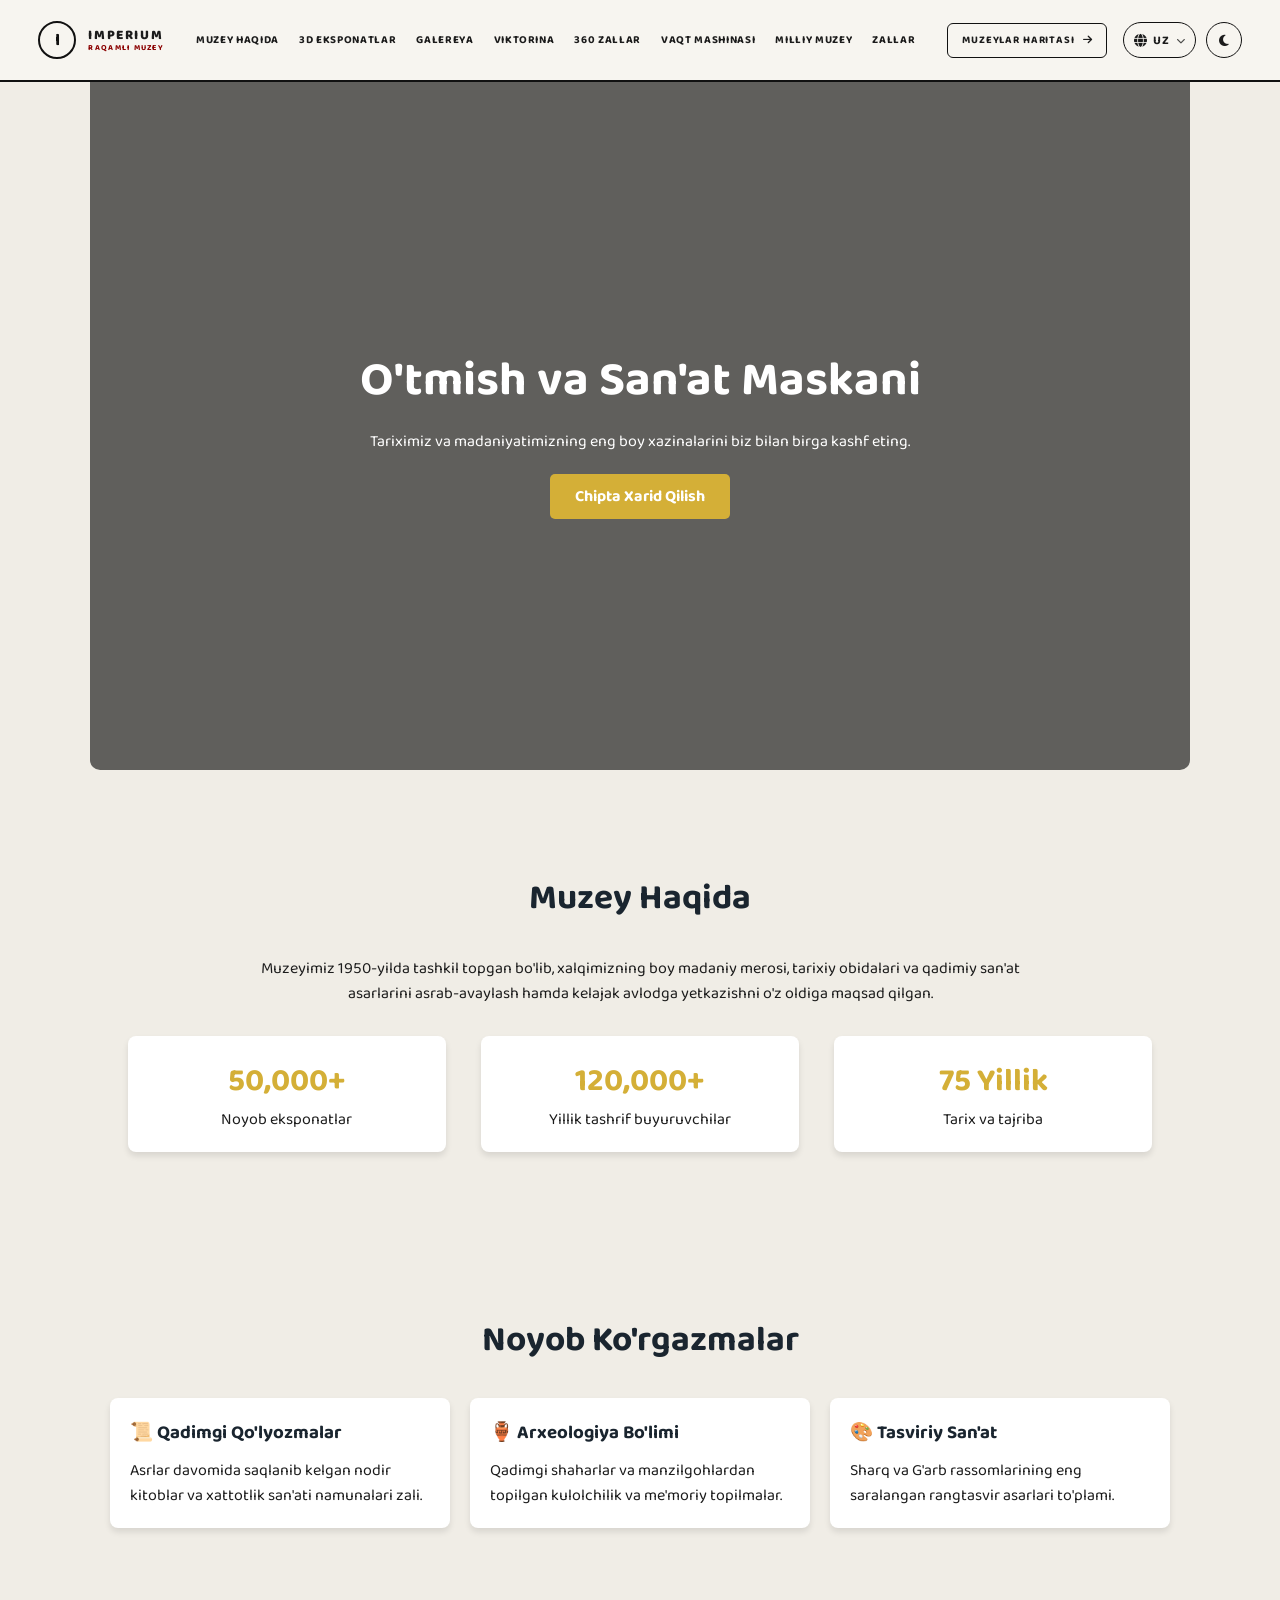
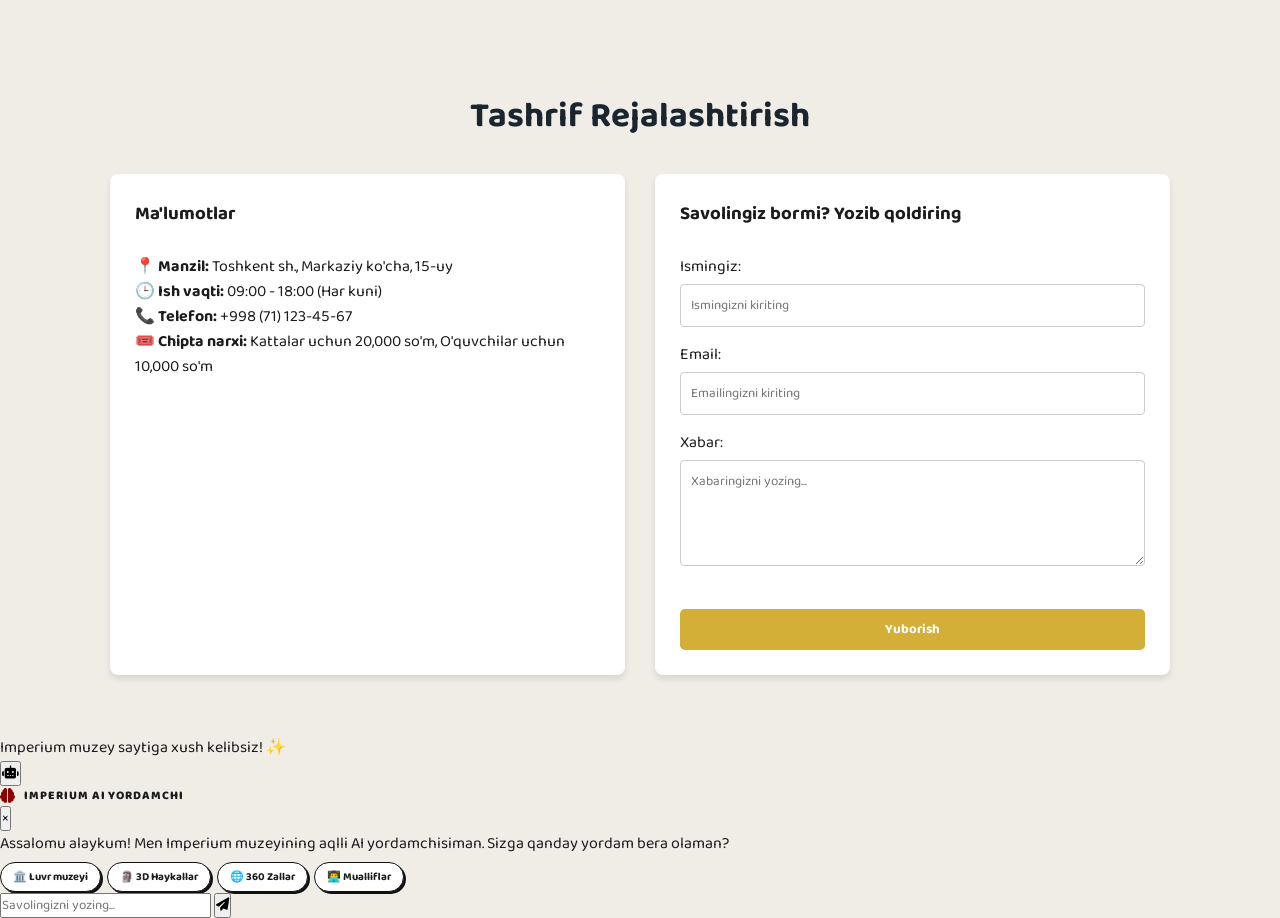
<file: museylar.html>
<!DOCTYPE html>
<html lang="uz">
<head>
    <meta charset="UTF-8">
    <meta name="viewport" content="width=device-width, initial-scale=1.0">
    <title>Milliy Tarix va San'at Muzeyi</title>
    <!-- Google Fonts Baloo 2 -->
    <link rel="preconnect" href="https://fonts.googleapis.com">
    <link rel="preconnect" href="https://fonts.gstatic.com" crossorigin>
    <link href="https://fonts.googleapis.com/css2?family=Baloo+2:wght@400;600;700;800&display=swap" rel="stylesheet">
    <link rel="stylesheet" href="https://cdnjs.cloudflare.com/ajax/libs/font-awesome/6.4.0/css/all.min.css">
    <script>try{if(localStorage.getItem('imperium-theme')==='dark')document.documentElement.setAttribute('data-theme','dark')}catch(e){}</script>
    <link rel="stylesheet" href="assets/theme.css">
    <link rel="stylesheet" href="assets/lenis.css">
    <link rel="stylesheet" href="assets/site-header.css">
    <link rel="stylesheet" href="museylar.css">
</head>
<body>

  <header class="site-header">
    <a class="brand" href="index.html" aria-label="Imperium bosh sahifa">
      <span class="brand-mark">I</span>
      <span><strong>IMPERIUM</strong><small>Raqamli muzey</small></span>
    </a>
    <nav aria-label="Asosiy navigatsiya" id="navMenu">
      <a href="museyHaqida.html">Muzey haqida</a>
      <a href="3d.html">3D Eksponatlar</a>
      <a href="galereya.html">Galereya</a>
      <a href="victarina.html">Viktorina</a>
      <a href="360zal.html">360 zallar</a>
      <a href="nimadur.html">Vaqt mashinasi</a>
      <a href="museylar.html">Milliy muzey</a>
      <a href="zallar.html">Zallar</a>
      <a class="header-ticket mobile-nav-ticket" href="xarita.html">Muzeylar haritasi <i class="fa-solid fa-arrow-right"></i></a>
    </nav>
    <a class="header-ticket desktop-header-ticket" href="./xarita.html">Muzeylar haritasi <i class="fa-solid fa-arrow-right"></i></a>
    <div class="header-right-group">
      <button class="theme-toggle" id="themeToggle" aria-label="Tungi rejimga o'tish" aria-pressed="false"><i class="fa-solid fa-moon"></i></button>
      <button class="burger-btn" id="burgerBtn" aria-label="Menyu">
        <span></span>
        <span></span>
        <span></span>
      </button>
    </div>
  </header>

    <section id="home">
        <h1>O'tmish va San'at Maskani</h1>
        <p>Tariximiz va madaniyatimizning eng boy xazinalarini biz bilan birga kashf eting.</p>
        <a href="#contact" class="btn">Chipta Xarid Qilish</a>
    </section>

    <section id="about">
        <h2 class="heading">Muzey Haqida</h2>
        <p class="about-desc">
            Muzeyimiz 1950-yilda tashkil topgan bo'lib, xalqimizning boy madaniy merosi, tarixiy obidalari va qadimiy san'at asarlarini asrab-avaylash hamda kelajak avlodga yetkazishni o'z oldiga maqsad qilgan.
        </p>
        <div class="stats">
            <div class="stat-item">
                <h3>50,000+</h3>
                <p>Noyob eksponatlar</p>
            </div>
            <div class="stat-item">
                <h3>120,000+</h3>
                <p>Yillik tashrif buyuruvchilar</p>
            </div>
            <div class="stat-item">
                <h3>75 Yillik</h3>
                <p>Tarix va tajriba</p>
            </div>
        </div>
    </section>

    <section id="exhibitions">
        <h2 class="heading">Noyob Ko'rgazmalar</h2>
        <div class="cards">
            <div class="card">
                <div class="card-body">
                    <h3>📜 Qadimgi Qo'lyozmalar</h3>
                    <p>Asrlar davomida saqlanib kelgan nodir kitoblar va xattotlik san'ati namunalari zali.</p>
                </div>
            </div>
            <div class="card">
                <div class="card-body">
                    <h3>🏺 Arxeologiya Bo'limi</h3>
                    <p>Qadimgi shaharlar va manzilgohlardan topilgan kulolchilik va me'moriy topilmalar.</p>
                </div>
            </div>
            <div class="card">
                <div class="card-body">
                    <h3>🎨 Tasviriy San'at</h3>
                    <p>Sharq va G'arb rassomlarining eng saralangan rangtasvir asarlari to'plami.</p>
                </div>
            </div>
        </div>
    </section>

    <section id="contact">
        <h2 class="heading">Tashrif Rejalashtirish</h2>
        <div class="contact-container">
            <div class="contact-info">
                <h3>Ma'lumotlar</h3>
                <br>
                <p><strong>📍 Manzil:</strong> Toshkent sh., Markaziy ko'cha, 15-uy</p>
                <p><strong>🕒 Ish vaqti:</strong> 09:00 - 18:00 (Har kuni)</p>
                <p><strong>📞 Telefon:</strong> +998 (71) 123-45-67</p>
                <p><strong>🎟️ Chipta narxi:</strong> Kattalar uchun 20,000 so'm, O'quvchilar uchun 10,000 so'm</p>
            </div>
            <div class="contact-form">
                <h3>Savolingiz bormi? Yozib qoldiring</h3>
                <br>
                <form id="museumForm">
                    <div class="form-group">
                        <label for="name">Ismingiz:</label>
                        <input type="text" id="name" placeholder="Ismingizni kiriting" required>
                    </div>
                    <div class="form-group">
                        <label for="email">Email:</label>
                        <input type="email" id="email" placeholder="Emailingizni kiriting" required>
                    </div>
                    <div class="form-group">
                        <label for="message">Xabar:</label>
                        <textarea id="message" rows="4" placeholder="Xabaringizni yozing..." required></textarea>
                    </div>
                    <button type="submit" class="btn submit-btn">Yuborish</button>
                </form>
            </div>
        </div>
    </section>

    <!-- AI Chat Burchak Vidjeti (Unified Imperium AI) -->
    <div id="aiChatWidget" class="ai-chat-widget">
        <div id="aiWelcomeBubble" class="ai-welcome-bubble">
            Imperium muzey saytiga xush kelibsiz! ✨
        </div>
        <button id="aiToggleBtn" class="ai-toggle-btn" aria-label="AI Yordamchi">
            <i class="fa-solid fa-robot"></i>
        </button>
        <div id="aiChatWindow" class="ai-chat-window">
            <div class="ai-chat-header">
                <div class="ai-header-title">
                    <i class="fa-solid fa-brain"></i>
                    <span>Imperium AI Yordamchi</span>
                </div>
                <button id="aiCloseBtn" class="ai-close-btn">&times;</button>
            </div>
            <div id="aiChatBody" class="ai-chat-body">
                <div class="ai-message bot">
                    Assalomu alaykum! Men Imperium muzeyining aqlli AI yordamchisiman. Sizga qanday yordam bera olaman?
                </div>
                <div class="ai-quick-suggestions">
                    <span class="ai-chip" onclick="sendQuickAiQuery('Luvr muzeyi haqida aytib ber')">🏛️ Luvr muzeyi</span>
                    <span class="ai-chip" onclick="sendQuickAiQuery('3D eksponatlarni ko\'rsat')">🗿 3D Haykallar</span>
                    <span class="ai-chip" onclick="sendQuickAiQuery('360 zallar qaysilar?')">🌐 360 Zallar</span>
                    <span class="ai-chip" onclick="sendQuickAiQuery('Sayt mualliflari kim?')">👨‍💻 Mualliflar</span>
                </div>
            </div>
            <div class="ai-chat-footer">
                <input type="text" id="aiUserInput" placeholder="Savolingizni yozing...">
                <button id="aiSendBtn"><i class="fa-solid fa-paper-plane"></i></button>
            </div>
        </div>
    </div>

    <script src="vendor/lenis.min.js"></script>
    <script src="assets/site.js"></script>
    <script src="museylar.js"></script>
</body>
</html>
</file>
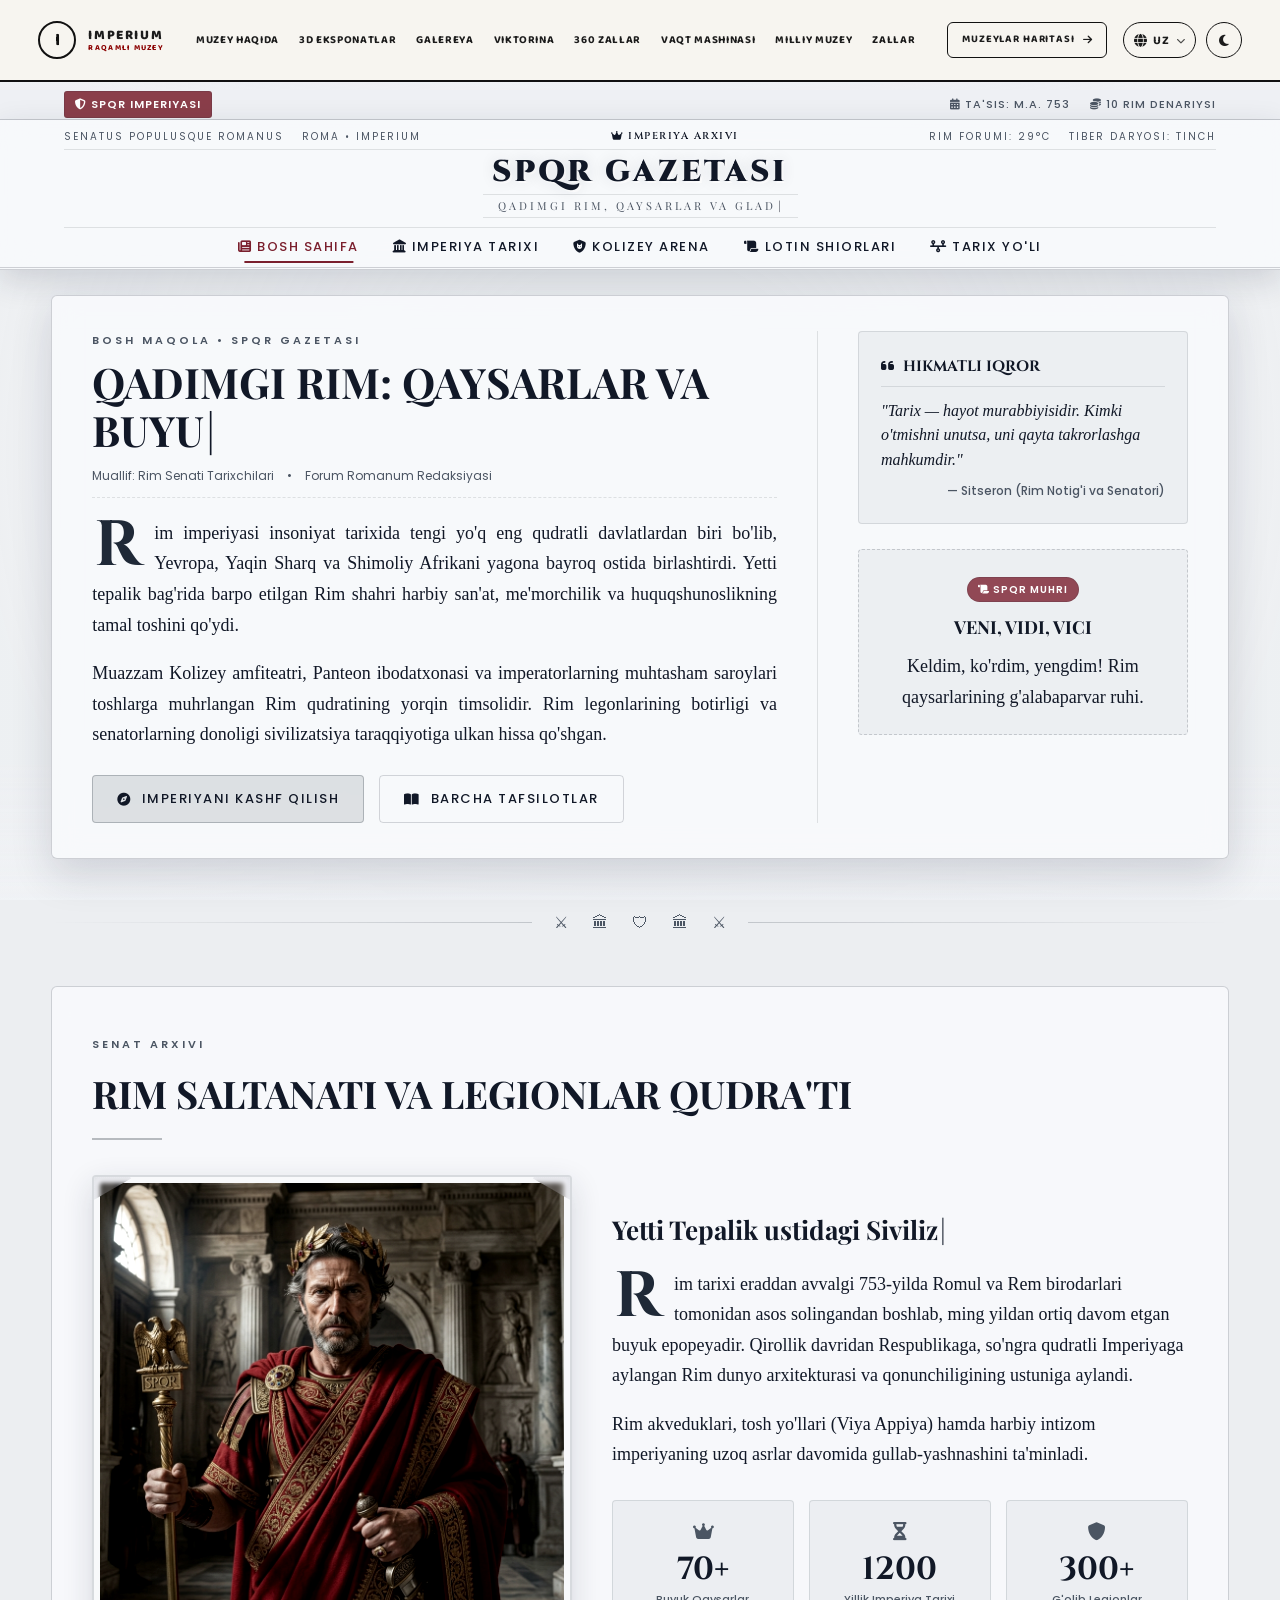
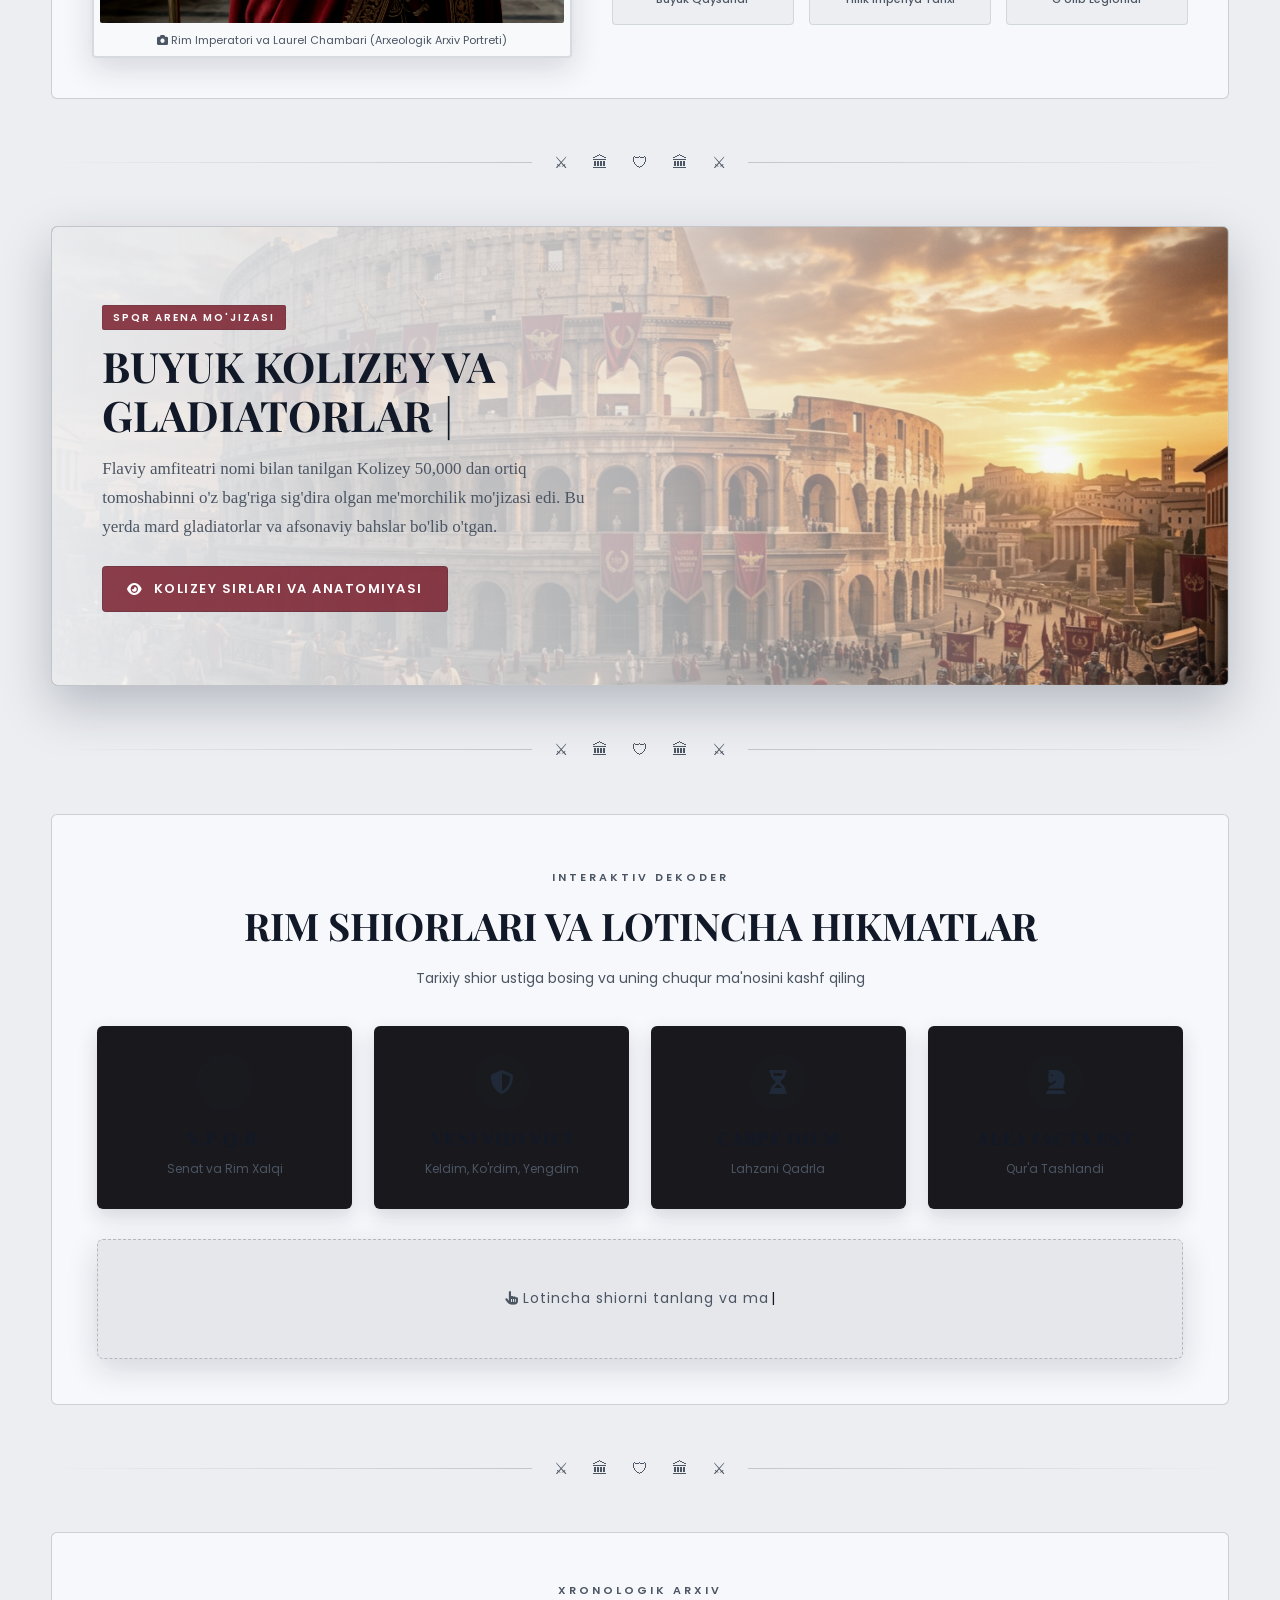
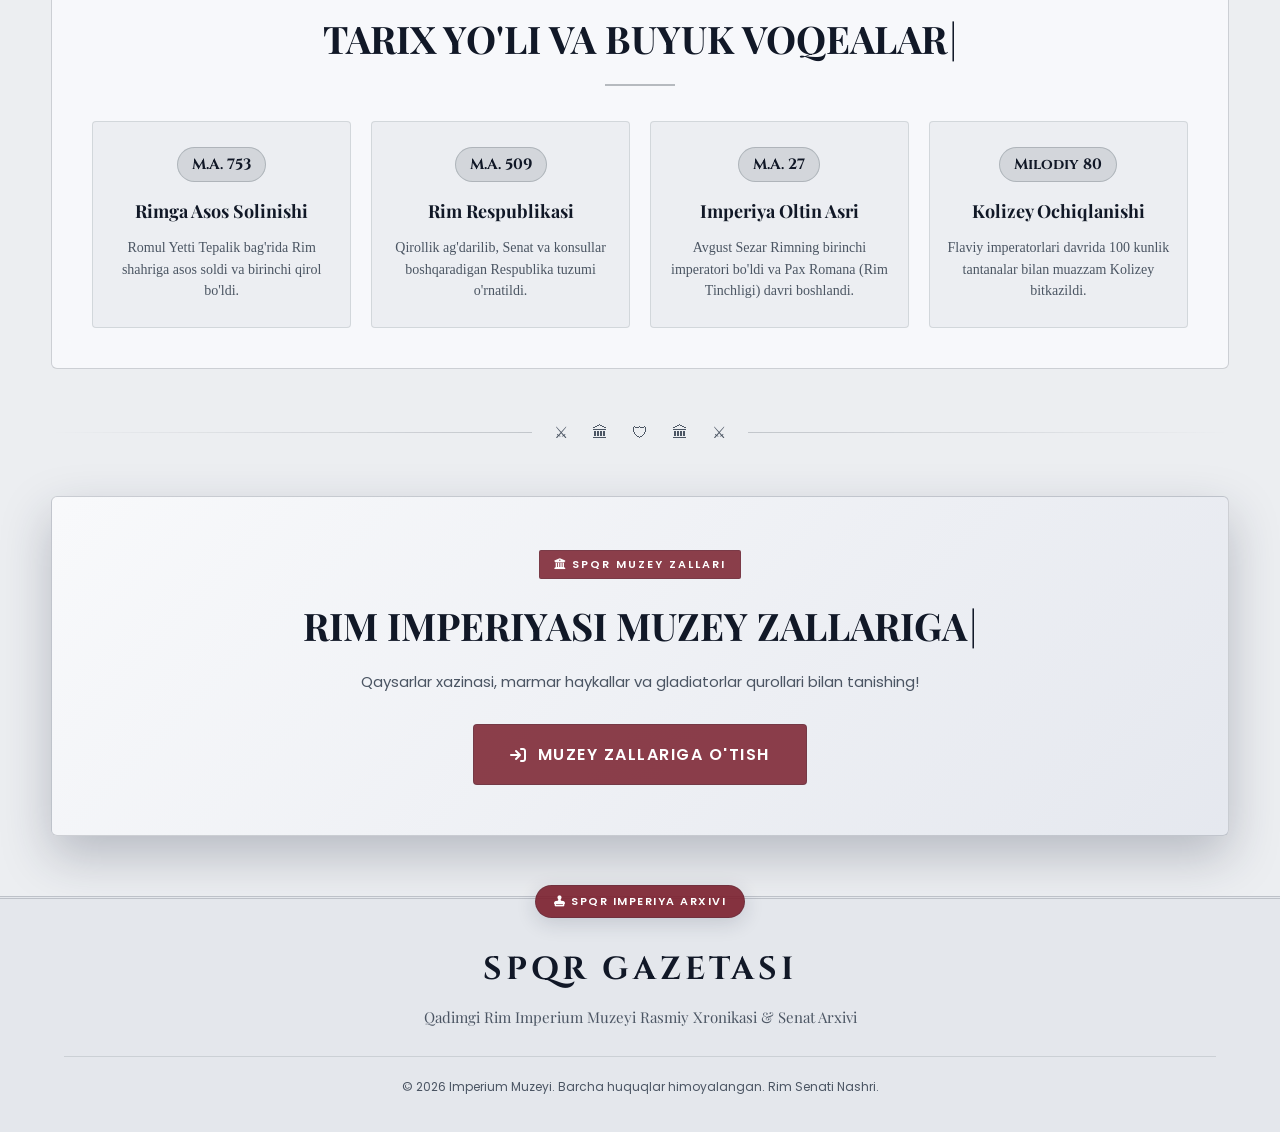
<file: rim.html>
<!DOCTYPE html>
<html lang="uz">

<head>
    <meta charset="UTF-8">
    <meta name="viewport" content="width=device-width, initial-scale=1.0">
    <title>SPQR - Qadimgi Rim Imperiyasi Xronikasi</title>

    <!-- Google Fonts: Baloo 2 umumiy header uchun, qolganlari gazeta uslubi uchun -->
    <link rel="preconnect" href="https://fonts.googleapis.com">
    <link rel="preconnect" href="https://fonts.gstatic.com" crossorigin>
    <link href="https://fonts.googleapis.com/css2?family=Baloo+2:wght@400;600;700;800&family=Cinzel:wght@400;600;700;900&family=IM+Fell+English:ital@0;1&family=Playfair+Display:ital,wght@0,400;0,600;0,700;0,900;1,400&family=Poppins:wght@300;400;500;600&display=swap" rel="stylesheet">

    <!-- Font Awesome Icons -->
    <link rel="stylesheet" href="https://cdnjs.cloudflare.com/ajax/libs/font-awesome/6.7.2/css/all.min.css">

    <!-- Temani CSS dan OLDIN o'rnatadi — tungi rejimda oq chaqnash bo'lmasin -->
    <script>try{if(localStorage.getItem('imperium-theme')==='dark')document.documentElement.setAttribute('data-theme','dark')}catch(e){}</script>

    <!-- Stylesheets -->
    <link rel="stylesheet" href="assets/theme.css">
    <link rel="stylesheet" href="assets/lenis.css">
    <link rel="stylesheet" href="assets/site-header.css">
    <link rel="stylesheet" href="rim.css">
</head>

<body>

    <!-- LIQUID DISTORTION SVG FILTER -->
    <svg class="liquid-svg-filters">
        <filter id="liquid-distortion-filter" x="-10%" y="-10%" width="120%" height="120%">
            <feTurbulence type="fractalNoise" baseFrequency="0.02 0.03" numOctaves="2" result="noise" id="liquid-turbulence">
                <animate attributeName="baseFrequency" dur="8s" values="0.015 0.025; 0.03 0.015; 0.015 0.025" repeatCount="indefinite"/>
            </feTurbulence>
            <feDisplacementMap in="SourceGraphic" in2="noise" scale="0" xChannelSelector="R" yChannelSelector="G" id="liquid-displacement" />
        </filter>
    </svg>

    <!-- FULL PAGE BACKGROUND VIDEO CONTAINER (SCROLL-SYNCED) -->
    <div class="bg-video-container">
        <video muted playsinline preload="auto" id="hero-video" class="hero-video">
            <source src="./rim ideo.mp4" type="video/mp4">
        </video>
        <div class="video-vignette"></div>
    </div>

    <!-- UMUMIY SAYT HEADERI (barcha sahifalarda bir xil) -->
    <header class="site-header">
      <a class="brand" href="index.html" aria-label="Imperium bosh sahifa">
        <span class="brand-mark">I</span>
        <span><strong>IMPERIUM</strong><small>Raqamli muzey</small></span>
      </a>
      <nav aria-label="Asosiy navigatsiya" id="navMenu">
        <a href="museyHaqida.html">Muzey haqida</a>
        <a href="3d.html">3D Eksponatlar</a>
        <a href="galereya.html">Galereya</a>
        <a href="victarina.html">Viktorina</a>
        <a href="360zal.html">360 zallar</a>
        <a href="nimadur.html">Vaqt mashinasi</a>
        <a href="museylar.html">Milliy muzey</a>
        <a href="zallar.html">Zallar</a>
        <a class="header-ticket mobile-nav-ticket" href="xarita.html">Muzeylar haritasi <i class="fa-solid fa-arrow-right"></i></a>
      </nav>
      <a class="header-ticket desktop-header-ticket" href="./xarita.html">Muzeylar haritasi <i class="fa-solid fa-arrow-right"></i></a>
      <div class="header-right-group">
        <button class="theme-toggle" id="themeToggle" aria-label="Tungi rejimga o'tish" aria-pressed="false"><i class="fa-solid fa-moon"></i></button>
        <button class="burger-btn" id="burgerBtn" aria-label="Menyu">
          <span></span>
          <span></span>
          <span></span>
        </button>
      </div>
    </header>

    <!-- IMPERIAL TICKER BAR -->
    <div class="gazette-ticker-bar">
        <div class="ticker-wrapper">
            <span class="badge"><i class="fa-solid fa-shield-halved"></i> SPQR IMPERIYASI</span>
            <div class="ticker-marquee">
                <span class="ticker-text"><i class="fa-solid fa-bolt"></i> SHOSHILINCH XABAR: Kolizey amfiteatrida buyuk gladiatorlar janglari boshlandi! • Yuliy Sezar galdagi g'alabani qo'lga kiritdi • Panteon ibodatxonasi gumbazi bitkazildi</span>
            </div>
        </div>
        <div class="ticker-meta">
            <span><i class="fa-solid fa-calendar-days"></i> TA'SIS: M.A. 753</span>
            <span><i class="fa-solid fa-coins"></i> 10 RIM DENARIYSI</span>
        </div>
    </div>

    <!-- MAIN ROMAN IMPERIAL GAZETTE MASTHEAD / HEADER -->
    <header class="gazette-header">
        <div class="header-top-info">
            <div class="date-issue">
                <span>SENATUS POPULUSQUE ROMANUS</span>
                <span>ROMA • IMPERIUM</span>
            </div>
            <div class="header-seal">
                <i class="fa-solid fa-crown"></i> IMPERIYA ARXIVI
            </div>
            <div class="weather-info">
                <span>RIM FORUMI: 29°C</span>
                <span>TIBER DARYOSI: TINCH</span>
            </div>
        </div>

        <div class="masthead-main">
            <div class="masthead-title">
                <h1>SPQR GAZETASI</h1>
                <p class="masthead-subtitle">
                    <span class="typewriter-target" data-words='["QADIMGI RIM, QAYSARLAR VA GLADIATORLAR XRONIKASI", "SENATUS POPULUSQUE ROMANUS", "FLAVIY AMFITEATRI VA SPQR TARIXI"]'></span><span class="typewriter-cursor">|</span>
                </p>
            </div>
        </div>

        <!-- Sahifa ichidagi bo'limlarga o'tish. Saytlararo navigatsiya
             yuqoridagi umumiy .site-header da. -->
        <nav class="gazette-nav">
            <a href="#hero-section" class="active"><i class="fa-solid fa-newspaper"></i> BOSH SAHIFA</a>
            <a href="#history"><i class="fa-solid fa-landmark"></i> IMPERIYA TARIXI</a>
            <a href="#colosseum"><i class="fa-solid fa-shield-cat"></i> KOLIZEY ARENA</a>
            <a href="#latin-mottoes"><i class="fa-solid fa-scroll"></i> LOTIN SHIORLARI</a>
            <a href="#timeline"><i class="fa-solid fa-timeline"></i> TARIX YO'LI</a>
        </nav>
    </header>

    <main class="gazette-content-wrapper">

        <!-- FRONT PAGE HERO ARTICLE SECTION -->
        <section class="gazette-hero-section reveal" id="hero-section">
            <div class="hero-article-grid">
                
                <!-- Main Lead Story -->
                <article class="lead-story-card">
                    <div class="article-category-tag">BOSH MAQOLA • SPQR GAZETASI</div>
                    <h2 class="lead-headline">
                        <span class="typewriter-target" data-words='["QADIMGI RIM: QAYSARLAR VA BUYUK IMPERIYA", "SENAT VA LEGIONLARNING YENGILMAS QUDRA&#39;TI", "FLAVIY AMFITEATRI VA GLADIATORLAR JANGI"]'></span><span class="typewriter-cursor">|</span>
                    </h2>
                    <div class="author-byline">
                        <span>Muallif: Rim Senati Tarixchilari</span>
                        <span class="divider">•</span>
                        <span>Forum Romanum Redaksiyasi</span>
                    </div>

                    <div class="lead-body">
                        <p class="drop-cap">
                            Rim imperiyasi insoniyat tarixida tengi yo'q eng qudratli davlatlardan biri bo'lib, Yevropa, Yaqin Sharq va Shimoliy Afrikani yagona bayroq ostida birlashtirdi. Yetti tepalik bag'rida barpo etilgan Rim shahri harbiy san'at, me'morchilik va huquqshunoslikning tamal toshini qo'ydi.
                        </p>
                        <p>
                            Muazzam Kolizey amfiteatri, Panteon ibodatxonasi va imperatorlarning muhtasham saroylari toshlarga muhrlangan Rim qudratining yorqin timsolidir. Rim legonlarining botirligi va senatorlarning donoligi sivilizatsiya taraqqiyotiga ulkan hissa qo'shgan.
                        </p>
                    </div>

                    <div class="hero-actions">
                        <a href="#history" class="gazette-btn primary-btn">
                            <i class="fa-solid fa-compass"></i> IMPERIYANI KASHF QILISH
                        </a>
                        <button class="gazette-btn secondary-btn" onclick="openArticleModal('roman-lead')">
                            <i class="fa-solid fa-book-open"></i> BARCHA TAFSILOTLAR
                        </button>
                    </div>
                </article>

                <!-- Side Gazette Column -->
                <aside class="gazette-side-column">
                    <div class="side-widget-box">
                        <h3 class="widget-title"><div class="seal-icon"><i class="fa-solid fa-quote-left"></i></div> HIKMATLI IQROR</h3>
                        <blockquote class="royal-quote">
                            "Tarix — hayot murabbiyisidir. Kimki o'tmishni unutsa, uni qayta takrorlashga mahkumdir."
                        </blockquote>
                        <div class="quote-author">— Sitseron (Rim Notig'i va Senatori)</div>
                    </div>

                    <div class="side-widget-box archival-badge-box">
                        <div class="seal-stamp"><i class="fa-solid fa-scroll"></i> SPQR MUHRI</div>
                        <h4>VENI, VIDI, VICI</h4>
                        <p>Keldim, ko'rdim, yengdim! Rim qaysarlarining g'alabaparvar ruhi.</p>
                    </div>
                </aside>

            </div>
        </section>

        <div class="section-divider-rule">
            <span class="rule-ornament">⚔ 🏛 🛡 🏛 ⚔</span>
        </div>

        <!-- HISTORY SECTION (IMPERIYA TARIXI) -->
        <section class="gazette-section history-section reveal" id="history">
            <div class="newspaper-header-box">
                <span class="sub-label">SENAT ARXIVI</span>
                <h2 class="section-title">RIM SALTANATI VA LEGIONLAR QUDRA'TI</h2>
                <div class="header-line"></div>
            </div>

            <div class="history-content-grid">
                <div class="history-image-frame liquid-frame entrance-img-frame">
                    <div class="tape-corner top-left"></div>
                    <div class="tape-corner top-right"></div>
                    <img src="images/roman_emperor.jpg" alt="Qadimgi Rim Imperatori">
                    <div class="image-caption"><i class="fa-solid fa-camera"></i> Rim Imperatori va Laurel Chambari (Arxeologik Arxiv Portreti)</div>
                </div>

                <div class="history-text-article">
                    <h3 class="article-subheading">
                        <span class="typewriter-target" data-words='["Yetti Tepalik ustidagi Sivilizatsiya", "Rim Legionlarining Temir Intizomi", "Senat va Konsullarning Qonunlari"]'></span><span class="typewriter-cursor">|</span>
                    </h3>
                    <p class="drop-cap">
                        Rim tarixi eraddan avvalgi 753-yilda Romul va Rem birodarlari tomonidan asos solingandan boshlab, ming yildan ortiq davom etgan buyuk epopeyadir. Qirollik davridan Respublikaga, so'ngra qudratli Imperiyaga aylangan Rim dunyo arxitekturasi va qonunchiligining ustuniga aylandi.
                    </p>
                    <p>
                        Rim akveduklari, tosh yo'llari (Viya Appiya) hamda harbiy intizom imperiyaning uzoq asrlar davomida gullab-yashnashini ta'minladi.
                    </p>

                    <!-- Gazette Style Stats Cards -->
                    <div class="gazette-stats-grid">
                        <div class="stat-card">
                            <div class="stat-icon"><i class="fa-solid fa-crown"></i></div>
                            <div class="stat-number">70+</div>
                            <div class="stat-label">Buyuk Qaysarlar</div>
                        </div>

                        <div class="stat-card">
                            <div class="stat-icon"><i class="fa-solid fa-hourglass-half"></i></div>
                            <div class="stat-number">1200</div>
                            <div class="stat-label">Yillik Imperiya Tarixi</div>
                        </div>

                        <div class="stat-card">
                            <div class="stat-icon"><i class="fa-solid fa-shield"></i></div>
                            <div class="stat-number">300+</div>
                            <div class="stat-label">G'olib Legionlar</div>
                        </div>
                    </div>

                </div>
            </div>
        </section>

        <div class="section-divider-rule">
            <span class="rule-ornament">⚔ 🏛 🛡 🏛 ⚔</span>
        </div>

        <!-- COLOSSEUM BIG FEATURE SECTION -->
        <section class="gazette-section pyramid-section reveal" id="colosseum">
            <div class="pyramid-hero-card">
                <div class="pyramid-img-container liquid-frame entrance-img-frame">
                    <img src="images/colosseum_arena.jpg" alt="Rim Kolizeyi">
                    <div class="image-overlay-vignette"></div>
                </div>

                <div class="pyramid-card-content">
                    <div class="vintage-badge">SPQR ARENA MO'JIZASI</div>
                    <h2 class="pyramid-title">
                        <span class="typewriter-target" data-words='["BUYUK KOLIZEY VA GLADIATORLAR JANGI", "FLAVIY AMFITEATRI ANATOMIYASI", "ARENADAGI TENGSIZ MARDLIK SIRLARI"]'></span><span class="typewriter-cursor">|</span>
                    </h2>
                    <p class="pyramid-desc">
                        Flaviy amfiteatri nomi bilan tanilgan Kolizey 50,000 dan ortiq tomoshabinni o'z bag'riga sig'dira olgan me'morchilik mo'jizasi edi. Bu yerda mard gladiatorlar va afsonaviy bahslar bo'lib o'tgan.
                    </p>
                    <button class="gazette-btn crimson-btn" onclick="openArticleModal('colosseum-story')">
                        <i class="fa-solid fa-eye"></i> KOLIZEY SIRLARI VA ANATOMIYASI
                    </button>
                </div>
            </div>
        </section>

        <div class="section-divider-rule">
            <span class="rule-ornament">⚔ 🏛 🛡 🏛 ⚔</span>
        </div>

        <!-- RE-DESIGNED LATIN QUOTES & SYMBOL DECODER SECTION -->
        <section class="gazette-section hieroglyph-section reveal" id="latin-mottoes">
            <div class="newspaper-header-box text-center">
                <span class="sub-label">INTERAKTIV DEKODER</span>
                <h2 class="section-title">RIM SHIORLARI VA LOTINCHA HIKMATLAR</h2>
                <p class="section-subtitle">Tarixiy shior ustiga bosing va uning chuqur ma'nosini kashf qiling</p>
            </div>

            <div class="hieroglyph-grid">
                <div class="symbol-card" onclick="decodeRomanMotto('spqr', event)">
                    <div class="symbol-icon"><i class="fa-solid fa-landmark-domed"></i></div>
                    <h3 class="symbol-name">S.P.Q.R.</h3>
                    <p class="symbol-tag">Senat va Rim Xalqi</p>
                </div>

                <div class="symbol-card" onclick="decodeRomanMotto('veni', event)">
                    <div class="symbol-icon"><i class="fa-solid fa-shield-halved"></i></div>
                    <h3 class="symbol-name">VENI VIDI VICI</h3>
                    <p class="symbol-tag">Keldim, Ko'rdim, Yengdim</p>
                </div>

                <div class="symbol-card" onclick="decodeRomanMotto('carpe', event)">
                    <div class="symbol-icon"><i class="fa-solid fa-hourglass-half"></i></div>
                    <h3 class="symbol-name">CARPE DIEM</h3>
                    <p class="symbol-tag">Lahzani Qadrla</p>
                </div>

                <div class="symbol-card" onclick="decodeRomanMotto('alea', event)">
                    <div class="symbol-icon"><i class="fa-solid fa-chess-knight"></i></div>
                    <h3 class="symbol-name">ALEA IACTA EST</h3>
                    <p class="symbol-tag">Qur'a Tashlandi</p>
                </div>
            </div>

            <div class="hieroglyph-display-box" id="symbolResultBox">
                <div class="symbol-placeholder">
                    <i class="fa-solid fa-hand-pointer"></i> 
                    <span class="typewriter-target" data-words='["Lotincha shiorni tanlang va ma&#39;nosini o&#39;qing...", "S.P.Q.R. va Sezar hikmatlarini bilib o&#39;ling...", "Veni Vidi Vici ma&#39;nosini kashf qiling..."]'></span><span class="typewriter-cursor">|</span>
                </div>
            </div>
        </section>

        <div class="section-divider-rule">
            <span class="rule-ornament">⚔ 🏛 🛡 🏛 ⚔</span>
        </div>

        <!-- TIMELINE SECTION -->
        <section class="gazette-section timeline-section reveal" id="timeline">
            <div class="newspaper-header-box text-center">
                <span class="sub-label">XRONOLOGIK ARXIV</span>
                <h2 class="section-title">
                    <span class="typewriter-target" data-words='["TARIX YO&#39;LI VA BUYUK VOQEALAR", "M.A. 753 DAN MILODIY 80 GACHA", "RIM IMPERIYASINING OLTI ASLARI"]'></span><span class="typewriter-cursor">|</span>
                </h2>
                <div class="header-line"></div>
            </div>

            <div class="gazette-timeline-container">
                <div class="timeline-event-card">
                    <div class="event-year-badge">M.A. 753</div>
                    <h3 class="event-title">Rimga Asos Solinishi</h3>
                    <p class="event-text">Romul Yetti Tepalik bag'rida Rim shahriga asos soldi va birinchi qirol bo'ldi.</p>
                </div>

                <div class="timeline-event-card">
                    <div class="event-year-badge">M.A. 509</div>
                    <h3 class="event-title">Rim Respublikasi</h3>
                    <p class="event-text">Qirollik ag'darilib, Senat va konsullar boshqaradigan Respublika tuzumi o'rnatildi.</p>
                </div>

                <div class="timeline-event-card">
                    <div class="event-year-badge">M.A. 27</div>
                    <h3 class="event-title">Imperiya Oltin Asri</h3>
                    <p class="event-text">Avgust Sezar Rimning birinchi imperatori bo'ldi va Pax Romana (Rim Tinchligi) davri boshlandi.</p>
                </div>

                <div class="timeline-event-card">
                    <div class="event-year-badge">Milodiy 80</div>
                    <h3 class="event-title">Kolizey Ochiqlanishi</h3>
                    <p class="event-text">Flaviy imperatorlari davrida 100 kunlik tantanalar bilan muazzam Kolizey bitkazildi.</p>
                </div>
            </div>
        </section>

        <div class="section-divider-rule">
            <span class="rule-ornament">⚔ 🏛 🛡 🏛 ⚔</span>
        </div>

        <!-- REDIRECT CTA SECTION TO ZALLAR.HTML -->
        <section class="gazette-section booking-cta-section reveal">
            <div class="booking-card">
                <div class="booking-badge"><i class="fa-solid fa-building-columns"></i> SPQR MUZEY ZALLARI</div>
                <h2 class="booking-title">
                    <span class="typewriter-target" data-words='["RIM IMPERIYASI MUZEY ZALLARIGA TASHRIF BUYURING", "QAYSARLAR XAZINASI VA MARMAR HAYKALLARNI KO&#39;RING"]'></span><span class="typewriter-cursor">|</span>
                </h2>
                <p class="booking-subtitle">Qaysarlar xazinasi, marmar haykallar va gladiatorlar qurollari bilan tanishing!</p>
                
                <div class="cta-button-wrapper">
                    <a href="zallar.html" class="gazette-btn crimson-btn">
                        <i class="fa-solid fa-arrow-right-to-bracket"></i> MUZEY ZALLARIGA O'TISH
                    </a>
                </div>
            </div>
        </section>

    </main>

    <!-- ROMAN GAZETTE FOOTER -->
    <footer class="gazette-footer">
        <div class="footer-top-ornament">
            <span class="footer-seal-stamp"><i class="fa-solid fa-stamp"></i> SPQR IMPERIYA ARXIVI</span>
        </div>
        <div class="footer-content">
            <h2 class="footer-logo">SPQR GAZETASI</h2>
            <p class="footer-tagline">Qadimgi Rim Imperium Muzeyi Rasmiy Xronikasi & Senat Arxivi</p>
            
            <div class="footer-bottom">
                <p>&copy; 2026 Imperium Muzeyi. Barcha huquqlar himoyalangan. Rim Senati Nashri.</p>
            </div>
        </div>
    </footer>

    <!-- ARTICLE READER MODAL POPUP -->
    <div class="gazette-modal-overlay" id="articleModal">
        <div class="gazette-modal-card" data-lenis-prevent>
            <button class="modal-close-btn" onclick="closeArticleModal()"><i class="fa-solid fa-xmark"></i></button>
            <div class="modal-header">
                <span class="modal-category">RIM TARIXI ARXIVI</span>
                <h2 id="modalTitle">Maqola Sarlavhasi</h2>
            </div>
            <div class="modal-body" id="modalBody">
                <!-- Dynamic text populated by JS -->
            </div>
        </div>
    </div>

    <!-- JavaScript Script File -->
    <script src="vendor/lenis.min.js"></script>
    <script src="assets/site.js"></script>
    <script src="rim.js"></script>
</body>

</html>
</file>
<file: assets/theme.css>
/* ==========================================================
   TOKEN TIZIMI — yorug' (standart) va tungi rejim
   ----------------------------------------------------------
   Ilgari bu :root bloki 8 faylda aynan takrorlangan edi:
   style.css, 3d.css, 360zal.css, galereya.css, museyHaqida.css,
   museylar.css, victarina.css, xarita.css.

   Yorug' rejim qiymatlari o'zgartirilmadi — sayt avvalgidek
   ochiladi. Tungi rejim <html data-theme="dark"> orqali yoqiladi.

   DIQQAT: bu yerga yangi nom qo'shishdan oldin o'ylab ko'ring.
   Ba'zi sahifalar e'lon qilinmagan nomlarni ishlatadi
   (--ink-muted, --text-gold, --font-title, --bg-color,
   --font-headline, --font-serif, --text-light). Ular hozir
   ishlamaydi; bu yerda e'lon qilinsa, uxlab yotgan qoidalar
   birdan ishlab ketib, ko'rinishni o'zgartiradi.
   ========================================================== */

:root {
    color-scheme: light;

    /* --- Mavjud 13 token (qiymatlari o'zgarmagan) --- */
    --primary: #111111;              /* Siyoh rangi */
    --primary-hover: #2b2b2b;
    --accent-red: #8b0000;           /* Gazeta aksent rangi */
    --bg-dark: #f0ede6;              /* Yengil vintage qog'oz foni */
    --sidebar-bg: #f7f5f0;           /* Yon panel foni */
    --card-bg: #ffffff;              /* Karta foni */
    --text-main: #1c1c1c;            /* Asosiy matn */
    --text-muted: rgba(28, 28, 28, 0.6);
    --border: #111111;               /* Gazeta liniyalari */
    --border-light: rgba(17, 17, 17, 0.18);
    --radius: 6px;
    --serif: "Baloo 2", "Georgia", "Times New Roman", serif;
    --sans: "Baloo 2", -apple-system, BlinkMacSystemFont, "Segoe UI", Roboto, sans-serif;

    /* --- style.css dagi aliaslar --- */
    --ink: var(--primary);
    --paper: var(--card-bg);
    --paper-soft: var(--sidebar-bg);

    /* --- Yangi: ilgari qattiq yozilgan qiymatlar uchun --- */
    --on-primary: #f0ede6;           /* var(--primary) FONIDAGI matn */
    --on-accent: #ffffff;            /* var(--accent-red) FONIDAGI matn */
    --ink-rgb: 17, 17, 17;           /* rgba(17,17,17,x) uchun */
    --text-rgb: 28, 28, 28;          /* rgba(28,28,28,x) uchun */
    --wash-rgb: 242, 233, 216;       /* index video ustidagi parda */
    --shadow-color: rgba(0, 0, 0, 0.08);
    --shadow-drawer: rgba(0, 0, 0, 0.15);
    --grain-blend: multiply;         /* film-grain aralashuv rejimi */
    --grain-color: #000000;          /* multiply uchun qora nuqtalar */
    /* Kanal ko'rinishidagi nusxalar — Tailwind'ning
       rgb(var(--x) / <alpha-value>) sintaksisi va rgba() uchun kerak */
    --paper-rgb: 240, 237, 230;      /* = --bg-dark */
    --surface-rgb: 247, 245, 240;    /* = --sidebar-bg */
    --card-rgb: 255, 255, 255;       /* = --card-bg */
    --accent-rgb: 139, 0, 0;         /* = --accent-red */
    --skeleton-a: #eeeeee;           /* galereya yuklanish shimmer'i */
    --skeleton-b: #f5f5f5;
    --surface-2: #eee9e0;            /* fondan bir pog'ona to'qroq yuza */
    --success: #2e7d32;              /* viktorina "to'g'ri" belgisi */
    --danger: #c62828;               /* viktorina "xato" belgisi */
    --scrim: rgba(44, 36, 29, 0.7);  /* rasm ustidagi qoraytirgich */
}

[data-theme="dark"] {
    color-scheme: dark;

    --primary: #ece5d8;
    --primary-hover: #fffaf0;
    --accent-red: #cf5049;           /* qorong'ida o'qiladigan gazeta qizili */
    --bg-dark: #14110d;
    --sidebar-bg: #1c1815;
    --card-bg: #221d18;
    --text-main: #ece5d8;
    --text-muted: rgba(236, 229, 216, 0.62);
    --border: #e0d8c8;
    --border-light: rgba(224, 216, 200, 0.20);
    /* --radius, --serif, --sans o'zgarmaydi */

    --on-primary: #14110d;
    --on-accent: #ffffff;
    --ink-rgb: 224, 216, 200;
    --text-rgb: 236, 229, 216;
    --wash-rgb: 12, 10, 8;
    --shadow-color: rgba(0, 0, 0, 0.55);
    --shadow-drawer: rgba(0, 0, 0, 0.6);
    --grain-blend: screen;           /* qorong'ida multiply ko'rinmaydi */
    --grain-color: #ffffff;          /* screen uchun oq nuqtalar */
    --paper-rgb: 20, 17, 13;
    --surface-rgb: 28, 24, 21;
    --card-rgb: 34, 29, 24;
    --accent-rgb: 207, 80, 73;
    --skeleton-a: #262019;
    --skeleton-b: #322b22;
    --surface-2: #2a241d;
    --success: #6fbf73;
    --danger: #e2635b;
    --scrim: rgba(0, 0, 0, 0.62);
}

/* Rasmlar qorong'i fonda biroz yumshoqroq ko'rinsin */
[data-theme="dark"] img {
    filter: grayscale(70%) brightness(0.88);
}
[data-theme="dark"] img:hover {
    filter: grayscale(0%) brightness(0.95);
}

/* --- TEMA ALMASHTIRISH TUGMASI --- */
.theme-toggle {
    display: inline-grid;
    place-items: center;
    width: 36px;
    height: 36px;
    padding: 0;
    border: 1px solid var(--border);
    border-radius: 50%;
    background: transparent;
    color: var(--text-main);
    font-size: 13px;
    cursor: pointer;
    flex-shrink: 0;
    transition: background 0.25s ease, color 0.25s ease;
}

.theme-toggle:hover {
    background: var(--border);
    color: var(--card-bg);
}

/* --- TIL TANLASH (LANGUAGE SWITCHER) --- */
.lang-selector {
    position: relative;
    display: inline-flex;
    align-items: center;
    font-family: var(--sans, sans-serif);
    flex-shrink: 0;
    z-index: 1002;
}

.lang-btn {
    display: inline-flex;
    align-items: center;
    gap: 6px;
    height: 36px;
    padding: 0 10px;
    border: 1px solid var(--border);
    border-radius: 18px;
    background: transparent;
    color: var(--text-main);
    font-family: inherit;
    font-size: 12px;
    font-weight: 700;
    cursor: pointer;
    flex-shrink: 0;
    transition: background 0.25s ease, color 0.25s ease, border-color 0.25s ease;
    white-space: nowrap;
    user-select: none;
}

.lang-btn:hover,
.lang-selector.open .lang-btn {
    background: var(--border);
    color: var(--card-bg);
}

.lang-btn .lang-globe {
    font-size: 13px;
    line-height: 1;
}

.lang-btn .lang-code {
    letter-spacing: 0.05em;
    font-size: 12px;
}

.lang-btn .lang-chevron {
    font-size: 9px;
    transition: transform 0.2s ease;
    opacity: 0.8;
}

.lang-selector.open .lang-chevron {
    transform: rotate(180deg);
}

.lang-dropdown {
    position: absolute;
    top: calc(100% + 6px);
    right: 0;
    min-width: 150px;
    background: var(--card-bg, #ffffff);
    border: 1px solid var(--border, #111111);
    border-radius: var(--radius, 6px);
    box-shadow: 0 8px 24px var(--shadow-color, rgba(0, 0, 0, 0.2));
    padding: 5px;
    display: none !important;
    flex-direction: column;
    gap: 2px;
    z-index: 9999999;
}

.lang-selector.open .lang-dropdown {
    display: flex !important;
}

.lang-item {
    display: flex;
    align-items: center;
    gap: 8px;
    width: 100%;
    padding: 7px 10px;
    border: none;
    background: transparent;
    color: var(--text-main);
    font-family: inherit;
    font-size: 13px;
    font-weight: 500;
    border-radius: 4px;
    cursor: pointer;
    text-align: left;
    transition: background 0.15s ease, color 0.15s ease;
    white-space: nowrap;
}

.lang-item:hover {
    background: var(--border);
    color: var(--card-bg);
}

.lang-item.active {
    font-weight: 700;
    background: var(--border-light, rgba(17, 17, 17, 0.1));
}

.lang-flag {
    font-size: 14px;
    line-height: 1;
}

@media (max-width: 600px) {
    .lang-btn {
        padding: 0 8px;
        height: 34px;
        font-size: 11px;
        gap: 4px;
    }
    .lang-btn .lang-chevron {
        display: none;
    }
}

/* Google Translate'ning ortiqcha oyna va iframelarini butunlay yashirish */
.goog-te-banner-frame,
.goog-te-banner-frame.skiptranslate,
iframe.goog-te-banner-frame,
.VIpgJd-ZVi9od-ORHb-OEVmcd,
.VIpgJd-ZVi9od-ORHb-OEVmcd.skiptranslate,
#goog-gt-tt,
.goog-tooltip,
.goog-tooltip:hover {
    display: none !important;
    visibility: hidden !important;
    height: 0 !important;
    width: 0 !important;
    opacity: 0 !important;
    pointer-events: none !important;
}

body {
    top: 0px !important;
    position: static !important;
}

#google_translate_element {
    position: absolute !important;
    left: -9999px !important;
    top: -9999px !important;
    width: 1px !important;
    height: 1px !important;
    overflow: hidden !important;
    opacity: 0 !important;
    pointer-events: none !important;
}

.goog-text-highlight {
    background-color: transparent !important;
    border: none !important;
    box-shadow: none !important;
}
</file>
<file: assets/lenis.css>
/* ==========================================================
   LENIS — silliq scroll uchun zarur uslublar
   ----------------------------------------------------------
   Kutubxonaning rasmiy boilerplate'i. JS tarafi assets/site.js
   dagi initSmoothScroll() da.

   Nima uchun kerak: sichqoncha g'ildiragi pog'onali ishlaydi —
   har bir "tiq" ~100px sakraydi. index.html da scroll-story
   850vh va video 10 soniya, ya'ni bitta tiq videoning ~0.15
   soniyasini talab qiladi. Seek esa ~45ms turadi, natijada
   sakrash-kutish-sakrash ko'rinadi. Lenis har tiqni silliq
   siljishga aylantiradi va video mayda qadamlar bilan boradi.
   ========================================================== */

html.lenis,
html.lenis body {
    height: auto;
}

/* Lenis o'zi scroll pozitsiyasini animatsiya qiladi, shuning uchun
   brauzerning o'z silliq scroll'i o'chirilishi shart. zallar.html
   dagi Tailwind `scroll-smooth` klassi ham shu yerda bekor bo'ladi.

   DIQQAT: rasmiy boilerplate'da bu qoidalar `.lenis.lenis-smooth`
   selektori bilan yozilgan, lekin bu versiya `lenis-smooth` klassini
   qo'shmaydi — faqat `lenis` va scroll paytida `lenis-scrolling`.
   Shuning uchun selektor `.lenis` ga soddalashtirildi, aks holda
   qoidalar umuman ishlamas edi. */
.lenis {
    scroll-behavior: auto !important;
}

/* Ichida o'z scroll'i bor bloklar (Leaflet xaritasi, modal ro'yxatlari)
   `data-lenis-prevent` bilan belgilanadi — ular ustidagi g'ildirak
   sahifani surmaydi. */
.lenis [data-lenis-prevent] {
    overscroll-behavior: contain;
}

.lenis.lenis-stopped {
    overflow: hidden;
}

/* Scroll davomida iframe hodisalarni yutib qo'ymasin
   (360zal.html dagi Street View, 3d.html dagi Sketchfab).
   Bu qoida `lenis-scrolling` bilan ishlaydi — u klass mavjud. */
.lenis.lenis-scrolling iframe {
    pointer-events: none;
}
</file>
<file: assets/site-header.css>
/* ==========================================================
   UMUMIY HEADER — barcha nav sahifalari uchun
   ========================================================== */

/* --- HEADER --- */
.site-header {
    position: fixed;
    z-index: 1000;
    top: 0;
    left: 0;
    display: flex;
    justify-content: space-between;
    align-items: center;
    gap: 16px;
    width: 100%;
    height: 82px;
    padding: 0 3vw;
    border-bottom: 2px solid var(--border);
    background: var(--sidebar-bg);
    font-family: var(--sans);
    transition: background-color 0.3s ease, border-color 0.3s ease;
}

.site-header a {
    text-decoration: none;
}

.brand {
    display: inline-flex;
    align-items: center;
    gap: 12px;
    flex-shrink: 0;
    text-decoration: none;
}

.brand-mark {
    display: grid;
    width: 38px;
    height: 38px;
    place-items: center;
    border: 2px solid var(--border);
    border-radius: 50%;
    color: var(--border);
    font-family: var(--serif);
    font-size: 18px;
    font-weight: bold;
}

.brand > span:last-child, .brand div:last-child {
    display: flex;
    flex-direction: column;
    gap: 1px;
}

.brand strong {
    font-size: 13.5px;
    font-weight: 900;
    letter-spacing: 0.12em;
    color: var(--text-main);
    text-transform: uppercase;
    font-family: var(--serif);
    line-height: 1.1;
}

.brand small {
    color: var(--accent-red);
    font-size: 8px;
    letter-spacing: 0.16em;
    text-transform: uppercase;
    font-weight: 700;
    line-height: 1;
}

.site-header nav {
    display: flex;
    align-items: center;
    justify-content: center;
    gap: 20px;
    flex: 1;
    min-width: 0;
    margin: 0 14px;
}

.site-header nav a {
    position: relative;
    color: var(--text-main);
    font-size: 11px;
    letter-spacing: 0.06em;
    text-transform: uppercase;
    font-weight: 700;
    transition: color 0.25s ease;
    white-space: nowrap;
}

.site-header nav a::after {
    position: absolute;
    right: 0;
    bottom: -5px;
    left: 0;
    height: 2px;
    background: var(--accent-red);
    content: "";
    transform: scaleX(0);
    transform-origin: right;
    transition: transform 0.25s ease;
}

.site-header nav a:hover,
.site-header nav a.active { 
    color: var(--accent-red); 
}

.site-header nav a:hover::after,
.site-header nav a.active::after {
    transform: scaleX(1);
    transform-origin: left;
}

.header-ticket {
    display: inline-flex;
    align-items: center;
    gap: 8px;
    padding: 8px 14px;
    border: 1px solid var(--border);
    border-radius: var(--radius, 6px);
    background: transparent;
    color: var(--text-main);
    font-size: 10.5px;
    letter-spacing: 0.08em;
    font-weight: 700;
    text-transform: uppercase;
    transition: all 0.25s ease;
    flex-shrink: 0;
    white-space: nowrap;
}

.header-ticket:hover {
    background: var(--border);
    color: var(--card-bg);
}

.header-right-group {
    display: flex;
    align-items: center;
    gap: 10px;
    flex-shrink: 0;
}

/* --- BURGER TUGMASI --- */
.burger-btn {
    display: none;
    flex-direction: column;
    justify-content: space-between;
    width: 28px;
    height: 20px;
    background: transparent;
    border: none;
    cursor: pointer;
    padding: 0;
    z-index: 1001;
}

.burger-btn span {
    width: 100%;
    height: 2.5px;
    background: var(--text-main, #1c1c1c);
    border-radius: 2px;
    transition: all 0.3s ease;
}

.burger-btn.open span:nth-child(1) {
    transform: translateY(8.5px) rotate(45deg);
}
.burger-btn.open span:nth-child(2) {
    opacity: 0;
}
.burger-btn.open span:nth-child(3) {
    transform: translateY(-9px) rotate(-45deg);
}

.mobile-nav-ticket {
    display: none !important;
}

.desktop-header-ticket {
    display: inline-flex;
}

/* --- MOBIL DRAWER --- */
@media (max-width: 1150px) {
    .site-header {
        padding: 0 16px;
        height: 75px;
        display: flex;
        justify-content: space-between;
        align-items: center;
    }

    .burger-btn {
        display: flex !important;
    }

    .desktop-header-ticket {
        display: none !important;
    }

    .mobile-nav-ticket {
        display: block !important;
        margin-top: 15px;
        width: 100%;
        text-align: center;
        padding: 12px 18px;
        background: var(--border, #111111);
        color: var(--card-bg, #ffffff) !important;
        border-radius: var(--radius, 6px);
    }

    .site-header nav {
        position: fixed;
        top: 75px;
        left: -100%;
        width: 100% !important;
        max-width: 100% !important;
        height: calc(100vh - 75px);
        background: var(--sidebar-bg, #f7f5f0);
        display: flex;
        flex-direction: column;
        justify-content: flex-start;
        align-items: flex-start;
        padding: 30px 24px;
        gap: 20px;
        border-bottom: 2px solid var(--border, #111111);
        transition: left 0.35s ease-in-out;
        text-align: left;
        box-shadow: 10px 0px 25px rgba(0,0,0,0.15);
        margin: 0;
        z-index: 1000;
        overflow-y: auto;
    }

    .site-header nav.active {
        left: 0 !important;
    }

    .site-header nav a {
        font-size: 15px;
        width: 100%;
        text-align: left !important;
    }

    .site-header nav a::after {
        display: none;
    }
}
</file>
<file: galereya.css>
﻿/* ==========================================
   VINTAGE/GAZETA USLUBIDAGI PROFIL SOZLAMALARI
   ========================================== */
/* Ranglar va tokenlar -> assets/theme.css */

* {
    margin: 0;
    padding: 0;
    box-sizing: border-box;
    font-family: var(--sans);
}

body, html {
    width: 100%;
    min-height: 100vh;
    background-color: var(--bg-dark);
    color: var(--text-main);
    font-family: var(--sans);
}

/* DIQQAT: overflow faqat <html> da, <body> da EMAS. Ikkalasida ham
   overflow-y:auto qo'yilsa, <body> mustaqil scroll konteyner bo'lib
   qoladi (garchi ko'zga ko'rinmasa ham) va shu sahifadagi
   position:sticky (.ssg-wrapper) ishlamay qoladi — brauzer sticky
   elementni haqiqiy oyna balandligi o'rniga butun sahifa balandligiga
   nisbatan hisoblab, u hech qachon "yopishmaydi". */
html {
    overflow-x: hidden;
    overflow-y: auto;
}

a { color: inherit; text-decoration: none; }


/* Hero Section */
.hero-section {
  /* margin-top endi kerak emas: .site-header ostidagi bo'shliqni
     endi eng birinchi bo'lim — .ssg-block — o'zi ta'minlaydi. */
  padding: 60px 40px 40px;
  display: flex;
  justify-content: center;
  align-items: center;
  border-bottom: 1px solid var(--border-light);
}

.hero-container {
  max-width: 1200px;
  width: 100%;
  display: flex;
  align-items: center;
  justify-content: space-between;
  gap: 40px;
  flex-wrap: wrap;
}

.hero-stats-row {
  display: flex;
  gap: 16px;
  margin-top: 24px;
  flex-wrap: wrap;
}

.hero-stat-badge {
  display: inline-flex;
  align-items: center;
  gap: 8px;
  background: var(--card-bg);
  border: 1.5px solid var(--border);
  padding: 8px 16px;
  border-radius: 999px;
  font-size: 12px;
  box-shadow: 2px 2px 0px var(--border);
}

.hero-stat-badge i { color: var(--accent-red); }

.hero-window {
  width: 280px;
  height: 320px;
  border: 4px solid var(--border);
  border-radius: 12px;
  position: relative;
  box-shadow: 6px 8px 0px var(--border);
  background: var(--card-bg) url('https://images.unsplash.com/photo-1579783902614-a3fb3927b675?auto=format&fit=crop&w=600&q=80') center/cover;
  overflow: hidden;
}

.window-glow {
  position: absolute;
  inset: 0;
  background: linear-gradient(180deg, transparent 50%, rgba(0,0,0,0.4) 100%);
}

/* Kategoriya Filter Bar */
.category-filter-bar {
  display: flex;
  gap: 10px;
  margin-bottom: 24px;
  flex-wrap: wrap;
  justify-content: center;
}

.cat-pill {
  background: var(--card-bg);
  border: 1.5px solid var(--border);
  color: var(--text-main);
  padding: 8px 18px;
  border-radius: 999px;
  font-size: 12.5px;
  font-weight: 700;
  cursor: pointer;
  display: inline-flex;
  align-items: center;
  gap: 8px;
  transition: all 0.25s ease;
  box-shadow: 2px 2px 0px var(--border);
}

.cat-pill:hover,
.cat-pill.active {
  background: var(--accent-red);
  color: #ffffff;
  border-color: var(--accent-red);
  transform: translateY(-2px);
  box-shadow: 3px 5px 12px rgba(139, 0, 0, 0.3);
}

/* Action Bar & Main */
.main-container {
  max-width: 1300px;
  margin: 30px auto;
  padding: 0 30px;
}

.action-bar {
  display: flex;
  justify-content: space-between;
  align-items: center;
  margin-bottom: 30px;
  gap: 20px;
  flex-wrap: wrap;
}

.btn-dark {
  background: var(--border);
  border: 1.5px solid var(--border);
  color: var(--card-bg);
  padding: 10px 24px;
  border-radius: 999px;
  font-size: 13px;
  font-weight: 700;
  cursor: pointer;
  display: inline-flex;
  align-items: center;
  gap: 8px;
  transition: all 0.3s;
  box-shadow: 3px 3px 0px var(--border);
}

.btn-dark:hover {
  background: var(--accent-red);
  border-color: var(--accent-red);
  color: #ffffff;
  transform: translateY(-2px);
}

.search-box {
  display: flex;
  align-items: center;
  background: var(--card-bg);
  border: 1.5px solid var(--border);
  border-radius: 999px;
  padding: 4px 8px 4px 18px;
  width: 380px;
  max-width: 100%;
  box-shadow: 3px 3px 0px var(--border);
}

.search-box input {
  background: transparent;
  border: none;
  outline: none;
  color: var(--text-main);
  padding: 8px;
  width: 100%;
  font-size: 13px;
  font-weight: 600;
}

.search-box button {
  background: var(--accent-red);
  border: 1px solid var(--accent-red);
  color: #ffffff;
  padding: 8px 18px;
  border-radius: 999px;
  cursor: pointer;
  font-weight: 700;
  font-size: 12px;
  display: inline-flex;
  align-items: center;
  gap: 6px;
  transition: background 0.2s ease;
}

.search-box button:hover {
  background: var(--border);
  border-color: var(--border);
}

.gallery-status {
  text-align: center;
  color: var(--text-main);
  font-size: 15px;
  margin-bottom: 25px;
  font-weight: 700;
  display: flex;
  align-items: center;
  justify-content: center;
  gap: 8px;
}

/* Gallery Grid & Skeleton */
.gallery-grid {
  display: grid;
  grid-template-columns: repeat(auto-fill, minmax(280px, 1fr));
  gap: 24px;
}

.gallery-masonry {
  column-count: 4;
  column-gap: 18px;
  width: 100%;
}

.gallery-tile {
  display: inline-block;
  width: 100%;
  break-inside: avoid;
  margin-bottom: 18px;
  border-radius: 14px;
  overflow: hidden;
  box-shadow: 0 10px 30px rgba(0, 0, 0, 0.14);
  transition: box-shadow 0.25s ease, transform 0.25s ease;
  cursor: pointer;
  background: var(--skeleton-a);
}

.gallery-tile:hover {
  box-shadow: 0 16px 40px rgba(0, 0, 0, 0.24);
  transform: translateY(-3px);
}

.gallery-tile img {
  width: 100%;
  height: auto;
  display: block;
}

.load-more-wrap {
  display: flex;
  justify-content: center;
  margin-top: 36px;
}

.load-more-wrap .btn-dark:disabled {
  opacity: 0.6;
  cursor: not-allowed;
  transform: none;
}

@media (max-width: 1100px) {
  .gallery-masonry {
    column-count: 3;
  }
}

@media (max-width: 768px) {
  .gallery-masonry {
    column-count: 2;
    column-gap: 12px;
  }

  .gallery-tile {
    margin-bottom: 12px;
  }
}

@media (max-width: 480px) {
  .gallery-masonry {
    column-count: 1;
  }
}

.skeleton-card {
  height: 320px;
  background: linear-gradient(90deg, var(--skeleton-a) 25%, var(--skeleton-b) 50%, var(--skeleton-a) 75%);
  background-size: 200% 100%;
  border-radius: 12px;
  border: 1.5px solid var(--border);
  animation: skeleton-shimmer 1.5s infinite;
}

@keyframes skeleton-shimmer {
  0% { background-position: 200% 0; }
  100% { background-position: -200% 0; }
}

.gallery-card {
  background: var(--card-bg);
  border: 2px solid var(--border);
  border-radius: 12px;
  overflow: hidden;
  cursor: pointer;
  transition: all 0.35s cubic-bezier(0.34, 1.56, 0.64, 1);
  position: relative;
  box-shadow: 4px 4px 0px var(--border);
}

.gallery-card:hover {
  transform: translateY(-8px) scale(1.02);
  box-shadow: 8px 12px 25px rgba(0, 0, 0, 0.15);
  border-color: var(--accent-red);
}

.card-badge-group {
  position: absolute;
  top: 12px;
  left: 12px;
  right: 12px;
  z-index: 5;
  display: flex;
  justify-content: space-between;
  align-items: center;
}

.fav-heart-btn {
  background: var(--card-bg);
  border: 1.5px solid var(--border);
  width: 34px;
  height: 34px;
  border-radius: 50%;
  display: flex;
  align-items: center;
  justify-content: center;
  cursor: pointer;
  color: var(--border);
  font-size: 14px;
  transition: all 0.25s ease;
  box-shadow: 2px 2px 0px var(--border);
}

.fav-heart-btn:hover,
.fav-heart-btn.active {
  background: var(--accent-red);
  color: #ffffff;
  border-color: var(--accent-red);
  transform: scale(1.15);
}

.badge-3d {
  position: absolute;
  top: 12px;
  right: 12px;
  background: var(--accent-red);
  color: #fff;
  font-size: 10px;
  font-weight: 600;
  padding: 4px 8px;
  border-radius: 12px;
  letter-spacing: 1px;
}

.card-img-wrapper {
  width: 100%;
  height: 230px;
  background-color: var(--surface-2);
  display: flex;
  align-items: center;
  justify-content: center;
  overflow: hidden;
}

.card-img {
  width: 100%;
  height: 100%;
  object-fit: cover;
}

.card-info {
  background: var(--card-bg);
  padding: 18px;
}

.card-title {
  font-family: var(--serif);
  font-size: 18px;
  color: var(--text-main);
  margin-bottom: 6px;
  display: -webkit-box;
  -webkit-line-clamp: 2;
  -webkit-box-orient: vertical;
  overflow: hidden;
}

.card-sub {
  font-size: 12px;
  color: var(--text-muted);
}

/* Modal */
.modal {
  display: none;
  position: fixed;
  inset: 0;
  z-index: 1000;
  background: var(--scrim);
  backdrop-filter: blur(8px);
  align-items: center;
  justify-content: center;
}

.modal.active {
  display: flex;
}

.modal-close {
  position: absolute;
  top: 25px;
  right: 35px;
  color: #ffffff;
  font-size: 36px;
  cursor: pointer;
  z-index: 1010;
}

.modal-box {
  width: 90%;
  max-width: 850px;
  text-align: center;
  padding: 24px;
  background: var(--card-bg);
  border-radius: 16px;
  border: 2px solid var(--border);
  box-shadow: 8px 12px 30px rgba(0,0,0,0.3);
}

.modal-3d-wrapper {
  width: 100%;
  height: 440px;
  background: var(--bg-dark);
  border-radius: 10px;
  border: 1.5px solid var(--border);
  overflow: hidden;
}

.modal-3d-wrapper iframe, .modal-3d-wrapper img {
  width: 100%;
  height: 100%;
  border: none;
  object-fit: contain;
}

.modal-info-panel {
  margin-top: 16px;
  display: flex;
  flex-direction: column;
  align-items: center;
  gap: 8px;
}

.modal-caption {
  font-family: var(--serif);
  font-size: 22px;
  font-weight: 800;
  color: var(--text-main);
}

.modal-subtext {
  font-size: 13px;
  color: var(--text-muted);
  font-weight: 600;
}

.modal-ai-btn {
  margin-top: 10px;
  background: var(--accent-red);
  color: #ffffff;
  border: 1.5px solid var(--border);
  padding: 10px 22px;
  border-radius: 999px;
  font-size: 12.5px;
  font-weight: 700;
  cursor: pointer;
  display: inline-flex;
  align-items: center;
  gap: 8px;
  transition: all 0.25s ease;
  box-shadow: 3px 3px 0px var(--border);
}

.modal-ai-btn:hover {
  background: var(--border);
  color: #ffffff;
  transform: translateY(-2px);
}

/* --- AI CHAT WIDGET (OriginUI Style) --- */
.ai-chat-widget {
    position: fixed;
    bottom: 28px;
    right: 28px;
    z-index: 99999;
}
.ai-toggle-btn {
    position: relative;
    width: 56px;
    height: 56px;
    border-radius: 50%;
    background: var(--border);
    color: var(--card-bg);
    border: 2px solid var(--card-bg);
    cursor: pointer;
    display: flex;
    align-items: center;
    justify-content: center;
    font-size: 22px;
    box-shadow: 0 10px 25px rgba(0,0,0,0.25);
    transition: all 0.3s cubic-bezier(0.34, 1.56, 0.64, 1);
}
.ai-toggle-btn::after {
    content: '';
    position: absolute;
    inset: -6px;
    border-radius: 50%;
    border: 2px solid var(--accent-red);
    opacity: 0.6;
    animation: origin-pulse 2s cubic-bezier(0.24, 0, 0.38, 1) infinite;
}
.ai-toggle-btn:hover {
    background: var(--accent-red);
    border-color: var(--accent-red);
    transform: scale(1.1) rotate(6deg);
    color: #ffffff;
    box-shadow: 0 12px 30px rgba(139, 0, 0, 0.4);
}
.ai-welcome-bubble {
    position: absolute;
    bottom: 68px;
    right: 0;
    background: var(--card-bg);
    color: var(--text-main);
    border: 1px solid var(--border);
    border-radius: var(--radius);
    padding: 10px 16px;
    font-size: 12px;
    box-shadow: 4px 4px 0px var(--border);
    white-space: nowrap;
    opacity: 0;
    visibility: hidden;
    transform: translateY(10px);
    transition: all 0.3s ease;
}
.ai-welcome-bubble.show {
    opacity: 1;
    visibility: visible;
    transform: translateY(0);
}
.ai-chat-window {
    position: absolute;
    bottom: 68px;
    right: 0;
    width: 380px;
    height: 480px;
    background: var(--card-bg);
    border: 2px solid var(--border);
    border-radius: var(--radius);
    box-shadow: 6px 6px 0px var(--border);
    display: flex;
    flex-direction: column;
    overflow: hidden;
    opacity: 0;
    visibility: hidden;
    transform: translateY(15px);
    transition: all 0.3s ease;
}
.ai-chat-window.active {
    opacity: 1;
    visibility: visible;
    transform: translateY(0);
}
.ai-chat-header {
    padding: 14px 18px;
    background: var(--sidebar-bg);
    border-bottom: 2px solid var(--border);
    display: flex;
    align-items: center;
    justify-content: space-between;
}
.ai-chat-header h3 { 
    font-size: 13px; 
    color: var(--text-main); 
    font-weight: 700; 
    text-transform: uppercase;
    letter-spacing: 0.1em;
}
.ai-close-btn { background: none; border: none; color: var(--text-main); font-size: 20px; cursor: pointer; }
.ai-close-btn:hover { color: var(--accent-red); }
.ai-chat-body {
    flex: 1;
    padding: 16px;
    overflow-y: auto;
    display: flex;
    flex-direction: column;
    gap: 12px;
    background: var(--bg-dark);
}
.ai-message {
    max-width: 88%;
    padding: 10px 14px;
    border-radius: var(--radius);
    font-size: 12.5px;
    line-height: 1.5;
}
.ai-message.bot {
    background: var(--card-bg);
    color: var(--text-main);
    align-self: flex-start;
    border: 1px solid var(--border);
    box-shadow: 2px 2px 0px var(--border);
    font-family: var(--serif);
}
.ai-message.user {
    background: var(--border);
    color: var(--card-bg);
    align-self: flex-end;
    font-weight: 600;
}
.ai-chat-footer {
    padding: 12px;
    background: var(--sidebar-bg);
    border-top: 2px solid var(--border);
    display: flex;
    gap: 8px;
}
.ai-chat-footer input {
    flex: 1;
    padding: 10px;
    background: var(--card-bg);
    border: 1px solid var(--border);
    border-radius: var(--radius);
    color: var(--text-main);
    font-size: 12px;
    outline: none;
}
.ai-chat-footer button {
    padding: 0 16px;
    background: var(--border);
    border: 1px solid var(--border);
    border-radius: var(--radius);
    color: var(--card-bg);
    cursor: pointer;
    font-size: 14px;
    font-weight: bold;
    transition: background 0.2s ease;
}
.ai-chat-footer button:hover { background: var(--accent-red); border-color: var(--accent-red); color: #ffffff; }



@media (max-width: 768px) {
    .hero-section {
        padding: 100px 20px 40px;
    }

    .gallery-grid {
        grid-template-columns: repeat(auto-fill, minmax(260px, 1fr));
        gap: 16px;
    }

    .ai-chat-window {
        width: calc(100vw - 32px);
        right: -10px;
        height: 400px;
    }
}

/* --- UNIFIED AI CHIPS & HEADER --- */
.ai-header-title {
    display: flex;
    align-items: center;
    gap: 8px;
    font-size: 12px;
    font-weight: 800;
    text-transform: uppercase;
    letter-spacing: 0.08em;
}
.ai-header-title i { color: var(--accent-red); font-size: 15px; }
.ai-quick-suggestions { display: flex; flex-wrap: wrap; gap: 6px; margin-top: 6px; }
.ai-chip {
    background: var(--card-bg);
    border: 1.5px solid var(--border);
    border-radius: 999px;
    padding: 5px 12px;
    font-size: 11px;
    font-weight: 700;
    cursor: pointer;
    color: var(--text-main);
    transition: all 0.2s ease;
    box-shadow: 2px 2px 0px var(--border);
}
.ai-chip:hover {
    background: var(--accent-red);
    color: #ffffff;
    border-color: var(--accent-red);
    transform: translateY(-2px);
}

/* ==========================================================
   STICKY GRID SCROLL — Galereya bo'limining kirish animatsiyasi
   ----------------------------------------------------------
   Codrops "Sticky Grid Scroll" namunasi (Theo Plawinski, MIT
   litsenziya) asosida IMPERIUM gazeta uslubiga moslashtirildi.
   Rangi ataylab sahifa mavzusidan (yorug'/tungi) mustaqil —
   modal-scrim kabi doimiy "sinema" fonli bo'lim sifatida ishlaydi.
   Skript: galereya.js (initStickyGridScroll).
   ========================================================== */
.ssg-intro {
  position: relative;
  z-index: 1;
  margin-top: 90px; /* fixed .site-header balandligi */
  height: 100vh;
  overflow: hidden;
}

.ssg-intro-image {
  width: 100%;
  height: 100%;
  object-fit: cover;
  display: block;
}

.ssg-intro-scrim {
  position: absolute;
  inset: 0;
  background: linear-gradient(180deg, rgba(20, 17, 13, 0.15) 0%, rgba(20, 17, 13, 0.75) 100%);
}

.ssg-intro-caption {
  position: absolute;
  left: 50%;
  bottom: 56px;
  transform: translateX(-50%);
  width: 90%;
  max-width: 480px;
  text-align: center;
  font-size: 12.5px;
  font-weight: 700;
  letter-spacing: 0.14em;
  text-transform: uppercase;
  color: #f0ede6;
}

.ssg-block {
  position: relative;
  height: 400vh;
}

.ssg-wrapper {
  position: sticky;
  top: 0;
  height: 100vh;
  overflow: hidden;
  display: flex;
  align-items: center;
  justify-content: center;
  background: #14110d;
  will-change: transform;
}

.ssg-content {
  position: relative;
  display: flex;
  flex-direction: column;
  justify-content: center;
  align-items: center;
  width: 100%;
  height: 100%;
  padding: 0 24px;
  text-align: center;
  color: #f0ede6;
  z-index: 1;
}

.ssg-kicker {
  font-size: 11px;
  font-weight: 700;
  letter-spacing: 0.22em;
  text-transform: uppercase;
  color: #cf5049;
  margin-bottom: 14px;
}

.ssg-title {
  font-family: var(--serif);
  font-weight: 700;
  font-size: clamp(32px, 6vw, 84px);
  line-height: 1.06;
  letter-spacing: -0.03em;
  text-transform: uppercase;
  max-width: 780px;
}

.ssg-title em {
  display: block;
  margin-top: 0.1em;
  font-style: italic;
  font-weight: 400;
  text-transform: none;
  color: #cf5049;
}

.ssg-description {
  margin-top: 18px;
  max-width: 420px;
  font-size: 13px;
  font-weight: 600;
  line-height: 1.6;
  letter-spacing: 0.02em;
  text-transform: uppercase;
  color: rgba(240, 237, 230, 0.68);
}

.ssg-button {
  margin-top: 28px;
  display: inline-flex;
  align-items: center;
  gap: 8px;
  padding: 12px 26px;
  border: 1.5px solid #cf5049;
  border-radius: 999px;
  color: #f0ede6;
  font-size: 12.5px;
  font-weight: 700;
  letter-spacing: 0.05em;
  text-transform: uppercase;
  /* DIQQAT: "all" emas, faqat hover uchun kerakli xossalar —
     opacity galereya.js tomonidan scroll bilan boshqariladi,
     "all" bilan CSS transition u bilan bellashib, orqada
     qolib ketardi (tugma ko'rinishi kechikardi). */
  transition: background 0.25s ease, border-color 0.25s ease, color 0.25s ease, transform 0.25s ease;
}

.ssg-button:hover {
  background: #cf5049;
  border-color: #cf5049;
  color: #ffffff;
  transform: translateY(-2px);
}

.ssg-gallery {
  position: absolute;
  top: 50%;
  left: 50%;
  transform: translate3d(-50%, -50%, 0);
  width: min(760px, 86vw);
}

.ssg-grid {
  display: grid;
  grid-template-columns: repeat(3, 1fr);
  column-gap: 20px;
  row-gap: 24px;
  list-style: none;
  will-change: transform;
}

.ssg-item {
  width: 100%;
  aspect-ratio: 1;
  border-radius: 6px;
  overflow: hidden;
  border: 1.5px solid rgba(240, 237, 230, 0.22);
  box-shadow: 4px 4px 0px rgba(0, 0, 0, 0.35);
  will-change: transform;
}

.ssg-image {
  width: 100%;
  height: 100%;
  object-fit: cover;
  display: block;
}

/* Tungi rejimda ham rasmlar to'liq yorqin ko'rinsin — bo'lim
   fon rangidan mustaqil, [data-theme="dark"] img filtridan chiqaramiz */
[data-theme="dark"] .ssg-image {
  filter: none;
}

@media (max-width: 768px) {
  .ssg-block {
    height: 320vh;
  }

  .ssg-gallery {
    width: 92vw;
  }

  .ssg-grid {
    column-gap: 10px;
    row-gap: 14px;
  }

  .ssg-description {
    max-width: 300px;
  }
}
</file>
<file: misr.css>
/* ==========================================================================
   THE EGYPTIAN GAZETTE - NEWSPAPER & LUXURY MUSEUM STYLESHEET
   ========================================================================== */

/* --- RESET & GLOBAL VARIABLES --- */
* {
    margin: 0;
    padding: 0;
    box-sizing: border-box;
    scroll-behavior: smooth;
}

/* ==========================================================
   TOKENLAR — yorug' (standart) va tungi rejim
   ----------------------------------------------------------
   Bu sahifa saytning umumiy tema tizimiga ulangan:
   <html data-theme="dark"> header'dagi oy/quyosh tugmasi orqali
   qo'yiladi (assets/site.js). Ilgari bu yerda o'z Dark/Sepia/Gold
   almashtirgichi bor edi.

   DIQQAT: nomlar `--gz-` prefiksi bilan. assets/theme.css ham
   `--bg-dark`, `--card-bg`, `--accent-red` nomlarini e'lon qiladi
   va bu fayl undan KEYIN ulanadi — prefikssiz yozilsa, umumiy
   header o'z ranglarini yo'qotadi.
   ========================================================== */

:root {
    --font-heading: 'Playfair Display', 'Cinzel', serif;
    --font-masthead: 'Cinzel', serif;
    --font-body: 'IM Fell English', 'Georgia', serif;
    --font-ui: 'Poppins', sans-serif;

    /* Yorug' rejim — Papirus (standart) */
    --gz-page-bg: #e6dcc2;
    --gz-bg: #ece2c9;
    --gz-card-bg: rgba(247, 241, 227, 0.92);
    --gz-inset: rgba(140, 109, 63, 0.10);
    --gz-inset-strong: rgba(140, 109, 63, 0.16);
    --gz-ticker-bg: rgba(237, 228, 205, 0.95);
    --gz-footer-bg: #e2d6b6;
    --gz-cta-bg: linear-gradient(135deg, rgba(247, 241, 227, 0.96), rgba(230, 218, 190, 0.96));
    --gz-photo-scrim: linear-gradient(to right, rgba(236, 226, 201, 0.96) 0%, rgba(236, 226, 201, 0.72) 50%, transparent 100%);
    --gz-frame-bg: #f3ecd9;
    --gz-tape: rgba(150, 120, 70, 0.22);
    --gz-tag-bg: rgba(255, 250, 240, 0.9);
    --gz-modal-scrim: rgba(60, 48, 30, 0.55);
    --gz-shadow: rgba(90, 70, 40, 0.18);
    --gz-shadow-strong: rgba(90, 70, 40, 0.28);
    --gz-video-filter: brightness(1.45) contrast(0.75) sepia(0.55) saturate(0.7);
    --gz-feature-img-filter: brightness(1.02) contrast(0.95) saturate(0.85);
    --gz-vignette-core: rgba(236, 226, 201, 0.62);
    --gz-vignette-top: rgba(236, 226, 201, 0.8);
    --gz-vignette-bottom: rgba(236, 226, 201, 0.92);
    --gz-accent-red: #8b0000;
    --gz-on-gold: #1d1408;
    --card-border: #8c6d3f;
    --card-border-subtle: rgba(140, 109, 63, 0.35);
    --text-primary: #2a1f18;
    --text-secondary: #5c4a38;
    --accent-gold: #9a7526;
    --accent-gold-bright: #b8912f;
    --accent-gold-rgb: 154, 117, 38;
    --vignette-color: rgba(236, 226, 201, 0.45);
}

[data-theme="dark"] {
    /* Tungi rejim — Dark Vintage Parchment (avvalgi standart ko'rinish) */
    --gz-page-bg: #080503;
    --gz-bg: #0d0a07;
    --gz-card-bg: rgba(22, 17, 13, 0.82);
    --gz-inset: rgba(0, 0, 0, 0.35);
    --gz-inset-strong: rgba(0, 0, 0, 0.5);
    --gz-ticker-bg: rgba(20, 14, 10, 0.95);
    --gz-footer-bg: #090604;
    --gz-cta-bg: linear-gradient(135deg, rgba(28, 20, 14, 0.95), rgba(12, 8, 5, 0.95));
    --gz-photo-scrim: linear-gradient(to right, rgba(13, 10, 7, 0.95) 0%, rgba(13, 10, 7, 0.7) 50%, transparent 100%);
    --gz-frame-bg: #000;
    --gz-tape: rgba(220, 205, 170, 0.4);
    --gz-tag-bg: rgba(0, 0, 0, 0.8);
    --gz-modal-scrim: rgba(0, 0, 0, 0.85);
    --gz-shadow: rgba(0, 0, 0, 0.6);
    --gz-shadow-strong: rgba(0, 0, 0, 0.8);
    --gz-video-filter: brightness(0.75) contrast(1.1) sepia(0.2);
    --gz-feature-img-filter: brightness(0.4) contrast(1.2);
    --gz-vignette-core: transparent;
    --gz-vignette-top: rgba(5, 3, 2, 0.6);
    --gz-vignette-bottom: rgba(5, 3, 2, 0.8);
    --gz-accent-red: #8b0000;
    --gz-on-gold: #000;
    --card-border: #d4af37;
    --card-border-subtle: rgba(var(--accent-gold-rgb), 0.3);
    --text-primary: #f4ecd8;
    --text-secondary: #c9bc9c;
    --accent-gold: #d4af37;
    --accent-gold-bright: #ffd700;
    --accent-gold-rgb: 212, 175, 55;
    --vignette-color: rgba(5, 3, 2, 0.65);
}

html {
    background-color: var(--gz-page-bg);
}

body {
    background-color: transparent;
    color: var(--text-primary);
    font-family: var(--font-body);
    font-size: 18px;
    line-height: 1.7;
    overflow-x: hidden;
    position: relative;
    /* Umumiy .site-header fixed va 90px balandlikda (1100px dan
       pastda 80px) — assets/site-header.css ga qarang. */
    padding-top: 90px;
}

@media (max-width: 1100px) {
    body {
        padding-top: 80px;
    }
}

/* --- CODROPS D3ADRABBIT IMAGE ENTRANCE ANIMATION --- */
.entrance-img-frame {
    position: relative;
    overflow: hidden;
}

.entrance-curtain {
    position: absolute;
    inset: 0;
    background: var(--accent-gold);
    z-index: 12;
    transform: scaleX(0);
    transform-origin: left center;
    pointer-events: none;
}

/* Har bir rasm o'z ko'rinish filtrini `--img-filter` da beradi va
   kirish animatsiyasi uning ustiga blur qo'shadi. Ilgari bu yerda
   shunchaki `filter: blur(10px)` turardi: u selektor kuchi bo'yicha
   (.entrance-img-frame.revealed img = 0,2,1) `.history-image-frame img`
   va `.photo-container img` dagi sepia'ni (0,1,1) bosib ketardi —
   sahifadagi vintage rang ishlovi umuman ko'rinmas edi.
   Blur ikkala holatda ham ro'yxatda qoladi, aks holda filter
   funksiyalari soni mos kelmay o'tish silliq bo'lmaydi. */
.entrance-img-frame img {
    opacity: 0;
    transform: scale(1.25);
    filter: var(--img-filter, ) blur(10px);
    transition: transform 1.2s cubic-bezier(0.16, 1, 0.3, 1), 
                filter 1.2s cubic-bezier(0.16, 1, 0.3, 1), 
                opacity 0.4s ease;
    will-change: transform, filter, opacity;
}

.entrance-img-frame.revealed .entrance-curtain {
    animation: curtainSweep 1s cubic-bezier(0.77, 0, 0.175, 1) forwards;
}

.entrance-img-frame.revealed img {
    opacity: 1;
    transform: scale(1);
    filter: var(--img-filter, ) blur(0px);
    transition-delay: 0.3s;
}

@keyframes curtainSweep {
    0% {
        transform: scaleX(0);
        transform-origin: left center;
    }
    50% {
        transform: scaleX(1);
        transform-origin: left center;
    }
    50.1% {
        transform: scaleX(1);
        transform-origin: right center;
    }
    100% {
        transform: scaleX(0);
        transform-origin: right center;
    }
}

/* --- TYPEWRITER COMPONENT STYLES --- */
.typewriter-cursor {
    display: inline-block;
    font-weight: 400;
    color: var(--accent-gold);
    animation: typewriterBlink 0.8s infinite;
    margin-left: 2px;
}

@keyframes typewriterBlink {
    0%, 100% { opacity: 1; }
    50% { opacity: 0; }
}

/* --- LIQUID DISTORTION COMPONENT STYLES --- */
.liquid-svg-filters {
    position: absolute;
    width: 0;
    height: 0;
    pointer-events: none;
    overflow: hidden;
}

.liquid-frame {
    position: relative;
    overflow: hidden;
    cursor: pointer;
}

.liquid-frame img {
    transition: filter 0.4s ease, transform 0.6s cubic-bezier(0.16, 1, 0.3, 1);
    will-change: filter, transform;
}

.liquid-frame:hover img {
    filter: url(#liquid-distortion-filter) brightness(1.08) contrast(1.1);
    transform: scale(1.04);
}

.liquid-frame::after {
    content: '';
    position: absolute;
    inset: 0;
    background: radial-gradient(circle at var(--mouse-x, 50%) var(--mouse-y, 50%), rgba(var(--accent-gold-rgb), 0.22) 0%, transparent 60%);
    opacity: 0;
    transition: opacity 0.4s ease;
    pointer-events: none;
}

.liquid-frame:hover::after {
    opacity: 1;
}

/* --- FIXED FULLSCREEN VIDEO BACKGROUND --- */
.bg-video-container {
    position: fixed;
    top: 0;
    left: 0;
    width: 100vw;
    height: 100vh;
    z-index: 0;
    overflow: hidden;
    pointer-events: none;
}

.hero-video {
    width: 100%;
    height: 100%;
    object-fit: cover;
    filter: var(--gz-video-filter);
    transition: filter 0.5s ease;
    display: block;
}

.video-vignette {
    position: absolute;
    inset: 0;
    background: radial-gradient(circle, var(--gz-vignette-core) 20%, var(--vignette-color) 85%),
                linear-gradient(to bottom, var(--gz-vignette-top) 0%, transparent 15%, transparent 85%, var(--gz-vignette-bottom) 100%);
    pointer-events: none;
}

/* --- TICKER BAR --- */
.gazette-ticker-bar {
    background: var(--gz-ticker-bg);
    backdrop-filter: blur(10px);
    -webkit-backdrop-filter: blur(10px);
    border-bottom: 2px solid var(--accent-gold);
    color: var(--accent-gold);
    display: flex;
    justify-content: space-between;
    align-items: center;
    padding: 0 5%;
    font-family: var(--font-ui);
    font-size: 11px;
    letter-spacing: 1px;
    position: relative;
    /* Umumiy .site-header (z-index: 1000) tepada turadi — gazeta
       lentasi va mastheadi endi sahifa oqimida, uning ostida. */
    z-index: 5;
    height: 30px;
    overflow: hidden;
}

.ticker-wrapper {
    display: flex;
    align-items: center;
    gap: 15px;
    flex: 1;
    overflow: hidden;
}

.ticker-wrapper .badge {
    background: var(--gz-accent-red);
    color: #fff;
    font-weight: 700;
    padding: 3px 10px;
    border-radius: 3px;
    font-size: 11px;
    text-transform: uppercase;
    white-space: nowrap;
    flex-shrink: 0;
    border: 1px solid var(--accent-gold);
}

.ticker-marquee {
    overflow: hidden;
    white-space: nowrap;
    width: 100%;
    /* Matn ikkala chekkada ham so'z o'rtasida keskin kesilmasin */
    -webkit-mask-image: linear-gradient(to right, transparent 0, #000 4%, #000 94%, transparent 100%);
            mask-image: linear-gradient(to right, transparent 0, #000 4%, #000 94%, transparent 100%);
}

.ticker-text {
    display: inline-block;
    color: var(--text-primary);
    opacity: 0.9;
    padding-left: 100%;
    animation: marqueeScroll 24s linear infinite;
}

@keyframes marqueeScroll {
    0% { transform: translateX(0); }
    100% { transform: translateX(-100%); }
}

.ticker-meta {
    display: flex;
    gap: 20px;
    font-weight: 600;
    flex-shrink: 0;
    margin-left: 20px;
}

/* --- NEWSPAPER MASTHEAD / HEADER --- */
.gazette-header {
    background: var(--gz-card-bg);
    backdrop-filter: blur(16px);
    -webkit-backdrop-filter: blur(16px);
    border-bottom: 4px double var(--card-border);
    padding: 8px 5% 6px 5%;
    text-align: center;
    position: relative;
    z-index: 5;
    box-shadow: 0 10px 30px var(--gz-shadow);
    transition: all 0.3s ease;
}

/* Ichidagi span'lar ilgari hech qanday ajratgichsiz yonma-yon
   chiqardi: "VOL. III ... NO. 777QAHIRA • MISR". */
.date-issue,
.weather-info {
    display: flex;
    gap: 18px;
    white-space: nowrap;
}

.weather-info {
    justify-content: flex-end;
}

.header-top-info {
    display: flex;
    justify-content: space-between;
    align-items: center;
    border-bottom: 1px solid var(--card-border-subtle);
    padding-bottom: 4px;
    margin-bottom: 5px;
    font-family: var(--font-ui);
    font-size: 10px;
    letter-spacing: 2px;
    color: var(--text-secondary);
    text-transform: uppercase;
}

.header-seal {
    font-family: var(--font-masthead);
    color: var(--accent-gold);
    font-weight: 700;
}

.masthead-main {
    display: flex;
    align-items: center;
    justify-content: center;
    padding: 2px 0 3px 0;
    position: relative;
}

.masthead-title {
    text-align: center;
    position: relative;
    display: inline-block;
}

.masthead-title h1 {
    font-family: var(--font-masthead);
    font-size: 30px;
    font-weight: 900;
    letter-spacing: 3px;
    color: var(--accent-gold);
    text-shadow: 0 0 20px rgba(var(--accent-gold-rgb), 0.4), 2px 2px 0px var(--gz-page-bg);
    line-height: 1.05;
    margin: 0;
}

.masthead-subtitle {
    font-family: var(--font-heading);
    font-size: 11px;
    letter-spacing: 3px;
    color: var(--text-primary);
    margin-top: 3px;
    text-transform: uppercase;
    border-top: 1px solid var(--card-border-subtle);
    border-bottom: 1px solid var(--card-border-subtle);
    display: inline-block;
    padding: 2px 15px;
    min-height: 20px;
}

/* NAVIGATION */
.gazette-nav {
    display: flex;
    justify-content: center;
    align-items: center;
    gap: 18px;
    margin-top: 5px;
    border-top: 1px solid var(--card-border-subtle);
    padding-top: 5px;
}

.gazette-nav a {
    color: var(--text-primary);
    text-decoration: none;
    font-family: var(--font-ui);
    font-size: 13px;
    font-weight: 600;
    letter-spacing: 1.5px;
    transition: all 0.3s ease;
    padding: 3px 8px;
    position: relative;
}

.gazette-nav a:hover,
.gazette-nav a.active {
    color: var(--accent-gold);
}

.gazette-nav a::after {
    content: '';
    position: absolute;
    bottom: -2px;
    left: 50%;
    width: 0%;
    height: 2px;
    background: var(--accent-gold);
    transition: all 0.3s ease;
    transform: translateX(-50%);
}

.gazette-nav a:hover::after,
.gazette-nav a.active::after {
    width: 80%;
}

/* --- MAIN WRAPPER & SECTIONS --- */
.gazette-content-wrapper {
    max-width: 1400px;
    margin: 25px auto 40px auto;
    padding: 0 4%;
    position: relative;
    z-index: 10;
}

.gazette-hero-section,
.gazette-section {
    scroll-margin-top: 110px;
}

/* SECTION DIVIDERS */
/* Ajratgich: chapdan va o'ngdan ikkita chiziq, o'rtada bezak.
   Ilgari chiziq butun kenglikda o'tar, bezak esa uni `--gz-bg` bilan
   qoplab kesardi. Orqa fonda video va vignette turgani uchun hech
   qanday tekis rang unga to'g'ri kelmasdi — bezak ostida boshqa
   rangdagi to'rtburchak dog' ko'rinib qolardi. */
.section-divider-rule {
    display: flex;
    align-items: center;
    gap: 22px;
    margin: 50px 0;
}

.section-divider-rule::before,
.section-divider-rule::after {
    content: '';
    flex: 1;
    height: 2px;
}

.section-divider-rule::before {
    background: linear-gradient(to right, transparent, var(--card-border));
}

.section-divider-rule::after {
    background: linear-gradient(to left, transparent, var(--card-border));
}

.rule-ornament {
    color: var(--accent-gold);
    /* Iyeroglif belgilar (Segoe UI Historic) juda ingichka chiziqli —
       18px da video foni ustida ko'rinmay ketardi */
    font-size: 24px;
    line-height: 1;
    letter-spacing: 10px;
    /* letter-spacing oxirgi belgidan keyin ham bo'sh joy qoldiradi —
       bezak markazda turishi uchun uni qaytarib olamiz */
    margin-right: -10px;
    flex-shrink: 0;
}

/* --- HERO SECTION --- */
.gazette-hero-section {
    background: var(--gz-card-bg);
    backdrop-filter: blur(14px);
    -webkit-backdrop-filter: blur(14px);
    border: 3px double var(--card-border);
    padding: 35px 40px;
    border-radius: 4px;
    box-shadow: 0 15px 40px var(--gz-shadow);
}

.hero-article-grid {
    display: grid;
    grid-template-columns: 2.2fr 1fr;
    gap: 40px;
}

.lead-story-card {
    border-right: 1px solid var(--card-border-subtle);
    padding-right: 40px;
}

.article-category-tag {
    font-family: var(--font-ui);
    font-size: 11px;
    font-weight: 700;
    letter-spacing: 3px;
    color: var(--accent-gold);
    margin-bottom: 8px;
    text-transform: uppercase;
}

.lead-headline {
    font-family: var(--font-heading);
    font-size: 42px;
    line-height: 1.15;
    color: var(--text-primary);
    margin-bottom: 12px;
    /* Typewriter harf qo'shgan sari sarlavha bir qatordan ikkitaga
       o'sadi va butun sahifani pastga surardi. Ikki qatorlik joyni
       oldindan band qilamiz (.masthead-subtitle dagi min-height ham
       shu maqsadda). */
    min-height: 2.3em;
}

.author-byline {
    font-family: var(--font-ui);
    font-size: 12px;
    color: var(--text-secondary);
    margin-bottom: 20px;
    padding-bottom: 10px;
    border-bottom: 1px dashed var(--card-border-subtle);
}

.author-byline .divider {
    margin: 0 10px;
    color: var(--accent-gold);
}

/* DROP CAPS */
.drop-cap::first-letter {
    font-family: var(--font-masthead);
    font-size: 68px;
    line-height: 50px;
    padding-top: 4px;
    padding-right: 12px;
    padding-left: 2px;
    float: left;
    color: var(--accent-gold);
    font-weight: 900;
}

.lead-body p {
    margin-bottom: 18px;
    text-align: justify;
}

.hero-actions {
    display: flex;
    gap: 15px;
    margin-top: 25px;
}

/* GAZETTE BUTTONS */
.gazette-btn {
    display: inline-flex;
    align-items: center;
    gap: 10px;
    padding: 12px 24px;
    font-family: var(--font-ui);
    font-size: 13px;
    font-weight: 600;
    letter-spacing: 1.5px;
    text-transform: uppercase;
    text-decoration: none;
    border-radius: 2px;
    cursor: pointer;
    transition: all 0.4s ease;
}

.primary-btn {
    background: var(--accent-gold);
    color: var(--gz-on-gold);
    border: 1px solid var(--accent-gold);
}

.primary-btn:hover {
    background: var(--accent-gold-bright);
    box-shadow: 0 0 25px rgba(var(--accent-gold-rgb), 0.6);
    transform: translateY(-3px);
}

.secondary-btn {
    background: transparent;
    color: var(--text-primary);
    border: 1px solid var(--card-border);
}

.secondary-btn:hover {
    background: rgba(var(--accent-gold-rgb), 0.15);
    color: var(--accent-gold);
    transform: translateY(-3px);
}

.gold-btn {
    background: linear-gradient(135deg, #d4af37, #aa820a);
    color: var(--gz-on-gold);
    border: none;
    font-weight: 700;
}

.gold-btn:hover {
    box-shadow: 0 0 30px rgba(var(--accent-gold-rgb), 0.8);
    transform: translateY(-3px);
}

/* SIDE GAZETTE COLUMN */
.gazette-side-column {
    display: flex;
    flex-direction: column;
    gap: 25px;
}

.side-widget-box {
    background: var(--gz-inset);
    border: 1px solid var(--card-border-subtle);
    padding: 22px;
    border-radius: 3px;
}

.widget-title {
    font-family: var(--font-masthead);
    font-size: 16px;
    color: var(--accent-gold);
    margin-bottom: 12px;
    border-bottom: 1px solid var(--card-border-subtle);
    padding-bottom: 6px;
    display: flex;
    align-items: center;
    gap: 8px;
}

.royal-quote {
    font-style: italic;
    font-size: 16px;
    line-height: 1.55;
    color: var(--text-primary);
}

.quote-author {
    font-family: var(--font-ui);
    font-size: 12px;
    color: var(--text-secondary);
    text-align: right;
    margin-top: 8px;
    font-weight: 600;
}

.archival-badge-box {
    text-align: center;
    position: relative;
    border: 2px dashed var(--accent-gold);
}

.seal-stamp {
    display: inline-block;
    background: var(--gz-accent-red);
    color: #fff;
    font-family: var(--font-ui);
    font-size: 10px;
    font-weight: 700;
    padding: 3px 10px;
    border-radius: 20px;
    margin-bottom: 10px;
    letter-spacing: 1px;
}

.archival-badge-box h4 {
    font-family: var(--font-heading);
    font-size: 18px;
    color: var(--accent-gold);
    margin-bottom: 8px;
}

/* --- SECTION HEADERS --- */
.newspaper-header-box {
    margin-bottom: 35px;
}

.newspaper-header-box.text-center {
    text-align: center;
}

.sub-label {
    font-family: var(--font-ui);
    font-size: 11px;
    letter-spacing: 3px;
    color: var(--accent-gold);
    font-weight: 700;
    text-transform: uppercase;
}

.section-title {
    font-family: var(--font-heading);
    font-size: 38px;
    color: var(--text-primary);
    margin-top: 4px;
    margin-bottom: 8px;
}

.header-line {
    width: 80px;
    height: 3px;
    background: var(--accent-gold);
    margin-top: 12px;
}

.newspaper-header-box.text-center .header-line {
    margin: 12px auto 0 auto;
}

.section-subtitle {
    font-family: var(--font-ui);
    font-size: 14px;
    color: var(--text-secondary);
}

/* --- HISTORY SECTION --- */
.history-section {
    background: var(--gz-card-bg);
    backdrop-filter: blur(14px);
    -webkit-backdrop-filter: blur(14px);
    border: 2px solid var(--card-border-subtle);
    padding: 40px;
    border-radius: 4px;
}

.history-content-grid {
    display: grid;
    grid-template-columns: 1fr 1.2fr;
    gap: 40px;
    align-items: center;
}

.history-image-frame {
    position: relative;
    border: 3px solid var(--accent-gold);
    padding: 8px;
    background: var(--gz-frame-bg);
    box-shadow: 0 10px 30px var(--gz-shadow);
}

.history-image-frame img {
    width: 100%;
    height: 440px;
    object-fit: cover;
    --img-filter: sepia(0.3) contrast(1.1);
    display: block;
    transition: transform 0.5s ease;
}

.history-image-frame:hover img {
    transform: scale(1.02);
}

.tape-corner {
    position: absolute;
    width: 50px;
    height: 22px;
    background: var(--gz-tape);
    backdrop-filter: blur(2px);
    z-index: 10;
}

.tape-corner.top-left {
    top: -8px;
    left: -12px;
    transform: rotate(-30deg);
}

.tape-corner.top-right {
    top: -8px;
    right: -12px;
    transform: rotate(30deg);
}

.image-caption {
    font-family: var(--font-ui);
    font-size: 11px;
    color: var(--text-secondary);
    margin-top: 8px;
    text-align: center;
}

.history-text-article p {
    margin-bottom: 18px;
}

.article-subheading {
    font-family: var(--font-heading);
    font-size: 26px;
    /* typewriter uchun joy — .lead-headline ga qarang */
    min-height: 1.3em;
    color: var(--accent-gold);
    margin-bottom: 16px;
}

/* STATS GRID */
.gazette-stats-grid {
    display: grid;
    grid-template-columns: repeat(3, 1fr);
    gap: 15px;
    margin-top: 30px;
}

.stat-card {
    border: 1px solid var(--card-border);
    background: var(--gz-inset);
    padding: 16px 12px;
    text-align: center;
    border-radius: 4px;
    transition: all 0.4s ease;
}

.stat-card:hover {
    transform: translateY(-6px);
    box-shadow: 0 10px 25px rgba(var(--accent-gold-rgb), 0.3);
    border-color: var(--accent-gold-bright);
}

.stat-icon {
    font-size: 20px;
    color: var(--accent-gold);
    margin-bottom: 6px;
}

.stat-number {
    font-family: var(--font-masthead);
    font-size: 34px;
    font-weight: 900;
    color: var(--accent-gold);
    line-height: 1;
}

.stat-label {
    font-family: var(--font-ui);
    font-size: 11px;
    color: var(--text-secondary);
    margin-top: 4px;
    font-weight: 500;
}

/* --- PYRAMID FEATURE SECTION --- */
.pyramid-hero-card {
    position: relative;
    border: 3px double var(--card-border);
    border-radius: 4px;
    overflow: hidden;
    min-height: 460px;
    display: flex;
    align-items: center;
    box-shadow: 0 20px 50px var(--gz-shadow-strong);
}

.pyramid-img-container {
    position: absolute;
    inset: 0;
    z-index: 1;
}

.pyramid-img-container img {
    width: 100%;
    height: 100%;
    object-fit: cover;
    --img-filter: var(--gz-feature-img-filter);
}

.image-overlay-vignette {
    position: absolute;
    inset: 0;
    background: var(--gz-photo-scrim);
}

.pyramid-card-content {
    position: relative;
    z-index: 2;
    max-width: 600px;
    padding: 50px;
}

.vintage-badge {
    display: inline-block;
    background: var(--accent-gold);
    color: var(--gz-on-gold);
    font-family: var(--font-ui);
    font-size: 10px;
    font-weight: 700;
    padding: 3px 10px;
    letter-spacing: 2px;
    margin-bottom: 12px;
}

.pyramid-title {
    font-family: var(--font-heading);
    font-size: 42px;
    color: var(--accent-gold);
    line-height: 1.15;
    margin-bottom: 16px;
}

.pyramid-desc {
    font-size: 17px;
    margin-bottom: 25px;
    color: var(--text-primary);
}

/* --- MUSEUM GALLERY SECTION --- */
/* Yonidagi .history-section / .timeline-section / .hieroglyph-section
   kabi karta ichida turadi — ilgari yagona bo'lib fon ustida
   ochiq qolgan edi. */
.museum-section {
    background: var(--gz-card-bg);
    backdrop-filter: blur(14px);
    -webkit-backdrop-filter: blur(14px);
    border: 2px solid var(--card-border-subtle);
    padding: 40px;
    border-radius: 4px;
}

.museum-gallery-grid {
    display: grid;
    grid-template-columns: repeat(3, 1fr);
    gap: 25px;
    margin-top: 30px;
}

.gallery-press-item {
    background: var(--gz-inset);
    border: 1px solid var(--card-border-subtle);
    border-radius: 4px;
    overflow: hidden;
    transition: all 0.4s ease;
}

.gallery-press-item:hover {
    border-color: var(--accent-gold);
    transform: translateY(-6px);
    box-shadow: 0 10px 30px rgba(var(--accent-gold-rgb), 0.3);
}

.photo-container {
    position: relative;
    height: 220px;
}

.photo-container img {
    width: 100%;
    height: 100%;
    object-fit: cover;
    --img-filter: sepia(0.2) contrast(1.1);
}

.photo-tag {
    position: absolute;
    top: 10px;
    left: 10px;
    background: var(--gz-tag-bg);
    color: var(--accent-gold);
    font-family: var(--font-ui);
    font-size: 10px;
    font-weight: 700;
    padding: 3px 8px;
    border: 1px solid var(--accent-gold);
}

.photo-caption-box {
    padding: 16px;
}

.photo-caption-box h4 {
    font-family: var(--font-heading);
    font-size: 18px;
    color: var(--text-primary);
    margin-bottom: 6px;
}

.photo-caption-box p {
    font-size: 13px;
    color: var(--text-secondary);
    line-height: 1.5;
}

/* --- TIMELINE SECTION --- */
.timeline-section {
    background: var(--gz-card-bg);
    backdrop-filter: blur(14px);
    -webkit-backdrop-filter: blur(14px);
    border: 2px solid var(--card-border-subtle);
    padding: 40px;
    border-radius: 4px;
}

.gazette-timeline-container {
    display: grid;
    grid-template-columns: repeat(4, 1fr);
    gap: 20px;
    margin-top: 30px;
}

.timeline-event-card {
    border: 1px solid var(--card-border-subtle);
    background: var(--gz-inset);
    padding: 25px 16px;
    text-align: center;
    border-radius: 4px;
    position: relative;
    transition: all 0.4s ease;
}

.timeline-event-card:hover {
    border-color: var(--accent-gold);
    transform: translateY(-6px);
    box-shadow: 0 10px 30px rgba(var(--accent-gold-rgb), 0.3);
}

.event-year-badge {
    display: inline-block;
    background: var(--accent-gold);
    color: var(--gz-on-gold);
    font-family: var(--font-masthead);
    font-size: 16px;
    font-weight: 900;
    padding: 4px 14px;
    border-radius: 20px;
    margin-bottom: 14px;
}

.event-title {
    font-family: var(--font-heading);
    font-size: 18px;
    color: var(--text-primary);
    margin-bottom: 10px;
}

.event-text {
    font-size: 14px;
    color: var(--text-secondary);
    line-height: 1.55;
}

/* --- HIEROGLYPH DECODER SECTION --- */
.hieroglyph-section {
    background: var(--gz-card-bg);
    backdrop-filter: blur(14px);
    -webkit-backdrop-filter: blur(14px);
    border: 2px solid var(--card-border-subtle);
    padding: 45px;
    border-radius: 4px;
}

.hieroglyph-grid {
    display: grid;
    grid-template-columns: repeat(4, 1fr);
    gap: 20px;
    margin-top: 30px;
}

.symbol-card {
    border: 1px solid var(--card-border-subtle);
    background: var(--gz-inset);
    padding: 25px 15px;
    text-align: center;
    border-radius: 4px;
    cursor: pointer;
    transition: all 0.4s ease;
}

.symbol-card:hover,
.symbol-card.active {
    border-color: var(--accent-gold);
    transform: translateY(-8px);
    box-shadow: 0 10px 30px rgba(var(--accent-gold-rgb), 0.4);
    background: rgba(var(--accent-gold-rgb), 0.12);
}

.symbol-icon {
    font-size: 44px;
    color: var(--accent-gold);
    margin-bottom: 10px;
    line-height: 1;
}

.symbol-name {
    font-family: var(--font-heading);
    font-size: 18px;
    color: var(--text-primary);
    margin-bottom: 4px;
}

.symbol-tag {
    font-family: var(--font-ui);
    font-size: 12px;
    color: var(--text-secondary);
}

.hieroglyph-display-box {
    margin-top: 30px;
    border: 2px dashed var(--card-border);
    background: var(--gz-inset-strong);
    padding: 25px;
    border-radius: 4px;
    text-align: center;
    min-height: 110px;
    display: flex;
    align-items: center;
    justify-content: center;
    font-family: var(--font-body);
    font-size: 18px;
    color: var(--text-primary);
}

.symbol-placeholder {
    font-family: var(--font-ui);
    font-size: 14px;
    color: var(--text-secondary);
    letter-spacing: 1px;
}

.symbol-result-card h4 {
    font-family: var(--font-heading);
    font-size: 22px;
    color: var(--accent-gold);
    margin-bottom: 8px;
}

.symbol-result-card p {
    font-size: 16px;
    line-height: 1.6;
}

/* --- BOOKING CTA SECTION --- */
.booking-cta-section {
    background: var(--gz-cta-bg);
    border: 3px double var(--card-border);
    padding: 50px 40px;
    border-radius: 4px;
    box-shadow: 0 20px 50px var(--gz-shadow-strong);
    text-align: center;
}

.booking-badge {
    display: inline-block;
    background: var(--gz-accent-red);
    color: #fff;
    font-family: var(--font-ui);
    font-size: 11px;
    font-weight: 700;
    padding: 4px 14px;
    letter-spacing: 2px;
    margin-bottom: 15px;
    border-radius: 2px;
    border: 1px solid var(--accent-gold);
}

.booking-title {
    font-family: var(--font-heading);
    font-size: 38px;
    /* typewriter uchun joy — .lead-headline ga qarang */
    min-height: 1.3em;
    color: var(--accent-gold);
    margin-bottom: 10px;
}

.booking-subtitle {
    font-family: var(--font-ui);
    font-size: 15px;
    color: var(--text-secondary);
    margin-bottom: 30px;
}

.cta-button-wrapper {
    display: flex;
    justify-content: center;
    margin-top: 15px;
}

.cta-button-wrapper .gazette-btn {
    font-size: 16px;
    padding: 16px 36px;
}

/* --- FOOTER --- */
.gazette-footer {
    background: var(--gz-footer-bg);
    border-top: 4px double var(--card-border);
    padding: 50px 5% 35px 5%;
    text-align: center;
    position: relative;
    z-index: 90;
    margin-top: 60px;
}

.footer-top-ornament {
    margin-top: -65px;
    margin-bottom: 25px;
}

.footer-seal-stamp {
    background: var(--gz-accent-red);
    color: #fff;
    font-family: var(--font-ui);
    font-size: 11px;
    font-weight: 700;
    padding: 6px 18px;
    border-radius: 20px;
    display: inline-block;
    letter-spacing: 1.5px;
    box-shadow: 0 5px 20px var(--gz-shadow);
    border: 1px solid var(--accent-gold);
}

.footer-logo {
    font-family: var(--font-masthead);
    font-size: 32px;
    color: var(--accent-gold);
    letter-spacing: 4px;
    margin-bottom: 8px;
}

.footer-tagline {
    font-family: var(--font-heading);
    font-size: 15px;
    color: var(--text-secondary);
    margin-bottom: 25px;
}

/* Ilgari shu yerda .footer-theme-selector va .theme-btn bo'lgan —
   sahifaning o'z Dark/Sepia/Gold almashtirgichi. Uning o'rnini
   header'dagi umumiy oy/quyosh tugmasi (.theme-toggle,
   assets/theme.css) egalladi. */

.footer-bottom {
    border-top: 1px solid var(--card-border-subtle);
    padding-top: 20px;
    font-family: var(--font-ui);
    font-size: 12px;
    color: var(--text-secondary);
}

/* --- SCROLL REVEAL ANIMATION --- */
.reveal {
    opacity: 0;
    transform: translateY(50px) scale(0.98);
    filter: blur(6px);
    transition: opacity 1s cubic-bezier(0.16, 1, 0.3, 1), 
                transform 1s cubic-bezier(0.16, 1, 0.3, 1),
                filter 1s cubic-bezier(0.16, 1, 0.3, 1);
}

.reveal.active,
.reveal.show {
    opacity: 1;
    transform: translateY(0) scale(1);
    filter: blur(0);
}

/* --- ARTICLE READER MODAL --- */
.gazette-modal-overlay {
    position: fixed;
    inset: 0;
    background: var(--gz-modal-scrim);
    backdrop-filter: blur(10px);
    z-index: 2000;
    display: flex;
    justify-content: center;
    align-items: center;
    padding: 20px;
    opacity: 0;
    pointer-events: none;
    transition: opacity 0.4s ease;
}

.gazette-modal-overlay.open {
    opacity: 1;
    pointer-events: auto;
}

.gazette-modal-card {
    background: var(--gz-card-bg);
    border: 3px double var(--card-border);
    max-width: 750px;
    width: 100%;
    max-height: 85vh;
    overflow-y: auto;
    padding: 35px;
    position: relative;
    border-radius: 4px;
    box-shadow: 0 25px 60px var(--gz-shadow-strong);
}

.modal-close-btn {
    position: absolute;
    top: 18px;
    right: 18px;
    background: transparent;
    border: none;
    color: var(--accent-gold);
    font-size: 22px;
    cursor: pointer;
    transition: transform 0.3s ease;
}

.modal-close-btn:hover {
    transform: rotate(90deg);
}

.modal-category {
    font-family: var(--font-ui);
    font-size: 11px;
    letter-spacing: 3px;
    color: var(--accent-gold);
    font-weight: 700;
}

.gazette-modal-card h2 {
    font-family: var(--font-heading);
    font-size: 28px;
    color: var(--text-primary);
    margin-top: 4px;
    margin-bottom: 16px;
}

.modal-body p {
    margin-bottom: 14px;
    line-height: 1.7;
}

/* --- RESPONSIVE MEDIA QUERIES --- */
@media (max-width: 1100px) {
    .hero-article-grid,
    .history-content-grid {
        grid-template-columns: 1fr;
    }
    .lead-story-card {
        border-right: none;
        padding-right: 0;
    }
    .museum-gallery-grid,
    .gazette-timeline-container,
    .hieroglyph-grid {
        grid-template-columns: repeat(2, 1fr);
    }
}

@media (max-width: 768px) {
    .gazette-header {
        padding: 6px 12px 5px 12px;
    }
    .masthead-title h1 {
        font-size: 24px;
        letter-spacing: 2px;
    }
    .masthead-subtitle {
        font-size: 10px;
        letter-spacing: 2px;
        padding: 2px 8px;
    }
    .lead-headline {
        font-size: 28px;
    }
    .header-top-info,
    .ticker-meta {
        display: none;
    }
    .gazette-nav {
        flex-wrap: wrap;
        gap: 8px 12px;
        padding-top: 6px;
        margin-top: 6px;
    }
    .gazette-nav a {
        font-size: 11px;
        letter-spacing: 1px;
        padding: 2px 5px;
    }
    .museum-gallery-grid,
    .gazette-timeline-container,
    .hieroglyph-grid,
    .gazette-stats-grid {
        grid-template-columns: 1fr;
    }
    .pyramid-card-content,
    .booking-cta-section {
        padding: 25px 20px;
    }
    .pyramid-title,
    .booking-title {
        font-size: 26px;
    }
    .gazette-hero-section,
    .history-section,
    .museum-section,
    .timeline-section,
    .hieroglyph-section {
        padding: 25px 20px;
    }
}
</file>
<file: museyHaqida.css>
/* ==========================================================
   MUZEY HAQIDA — CHEKSIZ PARALLAX SCROLL
   ----------------------------------------------------------
   Ranglar va tokenlar -> assets/theme.css
   Umumiy header -> assets/site-header.css (bu yerda "ish-floating-header"
   modifikatori bilan shaffof/suzuvchi ko'rinishga o'tkaziladi).
   ========================================================== */

* {
  margin: 0;
  padding: 0;
  box-sizing: border-box;
  font-family: var(--sans);
}

html, body {
  width: 100%;
  height: 100%;
  overflow: hidden;
  background: #0c0a08;
  color: #fff;
}

a {
  color: inherit;
  text-decoration: none;
}

/* --- CHEKSIZ SCROLL O'RALG'ICHI --- */
.ish-wrapper {
  position: relative;
  height: 100svh;
  overflow: hidden;
}

.ish-content {
  position: relative;
}

.ish-hero {
  position: relative;
  z-index: 1;
  display: grid;
  place-items: center;
  width: 100%;
  height: 100svh;
  overflow: clip;
  background: #0c0a08;
}

.ish-hero-image {
  position: absolute;
  inset: 0;
  z-index: -1;
  overflow: hidden;
  background: #0c0a08;
}

/* Ba'zi eksponat suratlari keng ekranga mos kelmaydi (4:3 ga yaqin) —
   to'g'ridan-to'g'ri "cover" bilan cho'zilsa dubulg'a yoki lavha
   qirqilib qolardi. Shuning uchun ikki qatlamli texnika: xira orqa fon
   butun ekranni to'ldiradi, aniq old plan esa hech narsa qirqilmasdan
   markazda "contain" bilan ko'rsatiladi. */
.ish-hero-bg {
  position: absolute;
  inset: -30px;
  z-index: 1;
  width: calc(100% + 60px);
  height: calc(100% + 60px);
  object-fit: cover;
  filter: blur(38px) brightness(0.42) saturate(1.15);
  transform: scale(1.08);
}

.ish-hero-fg {
  position: relative;
  z-index: 2;
  display: block;
  width: 100%;
  height: 100%;
  object-fit: contain;
  filter: brightness(0.94) saturate(1.05) drop-shadow(0 40px 70px rgba(0, 0, 0, 0.65));
}

/* --- SARLAVHA QOPLAMASI (rasm pastida) --- */
.ish-hero-caption {
  position: absolute;
  z-index: 2;
  inset: auto 0 0 0;
  padding: 90px 6vw 90px;
  background: linear-gradient(to top, rgba(6, 5, 4, 0.88) 0%, rgba(6, 5, 4, 0.35) 45%, rgba(6, 5, 4, 0) 80%);
}

.ish-hero-kicker {
  display: inline-block;
  margin-bottom: 12px;
  color: #e7c9a9;
  font-family: var(--serif);
  font-size: 12px;
  font-weight: 700;
  letter-spacing: 0.28em;
  text-transform: uppercase;
}

.ish-hero-caption h2 {
  max-width: 780px;
  margin: 0;
  color: #fff;
  font-family: var(--serif);
  font-size: clamp(26px, 4.4vw, 52px);
  font-weight: 800;
  line-height: 1.15;
}

/* --- FUTER: DAVRLARGA TEZKOR HAVOLALAR --- */
.ish-footer {
  position: fixed;
  z-index: 12;
  inset: auto 0 0 0;
  display: flex;
  justify-content: center;
  padding: 24px 20px;
  background: linear-gradient(to top, rgba(0, 0, 0, 0.7) 0%, rgba(0, 0, 0, 0) 100%);
  pointer-events: none;
}

.ish-footer nav {
  display: flex;
  align-items: center;
  justify-content: center;
  flex-wrap: wrap;
  gap: 28px;
  pointer-events: auto;
}

.ish-footer nav a {
  display: inline-flex;
  align-items: center;
  gap: 8px;
  color: #fff;
  font-family: var(--serif);
  font-size: 11.5px;
  font-weight: 700;
  letter-spacing: 0.1em;
  text-transform: uppercase;
  opacity: 0.88;
  transition: opacity 0.3s ease;
}

.ish-footer nav a:hover { opacity: 0.55; }

/* --- FLOATING HEADER (rasm ustida suzadi) --- */
.site-header.ish-floating-header {
  background: linear-gradient(to bottom, rgba(6, 5, 4, 0.72) 0%, rgba(6, 5, 4, 0) 100%);
  border-bottom: none;
  box-shadow: none;
}

.ish-floating-header .brand-mark {
  border-color: rgba(255, 255, 255, 0.75);
  color: #fff;
}

.ish-floating-header .brand strong { color: #fff; }
.ish-floating-header .brand small { color: #e7c9a9; }

.ish-floating-header nav a { color: rgba(255, 255, 255, 0.92); }
.ish-floating-header nav a:hover,
.ish-floating-header nav a.ish-active { color: #e7c9a9; }
.ish-floating-header nav a::after { background: #e7c9a9; }

.ish-floating-header .header-ticket {
  border-color: rgba(255, 255, 255, 0.6);
  color: #fff;
}
.ish-floating-header .header-ticket:hover {
  background: #fff;
  color: #111;
}

.ish-floating-header .theme-toggle {
  border-color: rgba(255, 255, 255, 0.6);
  color: #fff;
}
.ish-floating-header .theme-toggle:hover {
  background: rgba(255, 255, 255, 0.15);
  color: #fff;
}

.ish-floating-header .burger-btn span { background: #fff; }

/* Mobil ochiluvchi menyu — odatdagidek qattiq fonda, o'qilishi uchun */
@media (max-width: 1100px) {
  .ish-floating-header nav {
    background: var(--sidebar-bg, #f7f5f0);
  }
  .ish-floating-header nav a { color: var(--text-main, #1c1c1c); }
  .ish-floating-header nav a.ish-active { color: var(--accent-red); }
  .ish-floating-header .mobile-nav-ticket { color: var(--card-bg, #ffffff) !important; }
}

/* --- MOBIL MOSLASHUV --- */
@media (max-width: 700px) {
  .ish-hero-caption {
    padding: 70px 24px 130px;
  }
  .ish-footer nav {
    gap: 16px;
  }
  .ish-footer nav a span {
    display: none;
  }
}

/* --- AI CHAT WIDGET (OriginUI Style) --- */
.ai-chat-widget {
    position: fixed;
    bottom: 28px;
    right: 28px;
    z-index: 99999;
}
.ai-toggle-btn {
    position: relative;
    width: 56px;
    height: 56px;
    border-radius: 50%;
    background: var(--border);
    color: var(--card-bg);
    border: 2px solid var(--card-bg);
    cursor: pointer;
    display: flex;
    align-items: center;
    justify-content: center;
    font-size: 22px;
    box-shadow: 0 10px 25px rgba(0,0,0,0.25);
    transition: all 0.3s cubic-bezier(0.34, 1.56, 0.64, 1);
}
.ai-toggle-btn::after {
    content: '';
    position: absolute;
    inset: -6px;
    border-radius: 50%;
    border: 2px solid var(--accent-red);
    opacity: 0.6;
    animation: origin-pulse 2s cubic-bezier(0.24, 0, 0.38, 1) infinite;
}
.ai-toggle-btn:hover {
    background: var(--accent-red);
    border-color: var(--accent-red);
    transform: scale(1.1) rotate(6deg);
    color: #ffffff;
    box-shadow: 0 12px 30px rgba(139, 0, 0, 0.4);
}
@keyframes origin-pulse {
    0% { transform: scale(1); opacity: 0.6; }
    100% { transform: scale(1.35); opacity: 0; }
}
.ai-welcome-bubble {
    position: absolute;
    bottom: 68px;
    right: 0;
    background: var(--card-bg);
    color: var(--text-main);
    border: 1px solid var(--border);
    border-radius: var(--radius);
    padding: 10px 16px;
    font-size: 12px;
    box-shadow: 4px 4px 0px var(--border);
    white-space: nowrap;
    opacity: 0;
    visibility: hidden;
    transform: translateY(10px);
    transition: all 0.3s ease;
}
.ai-welcome-bubble.show {
    opacity: 1;
    visibility: visible;
    transform: translateY(0);
}
.ai-chat-window {
    position: absolute;
    bottom: 68px;
    right: 0;
    width: 380px;
    height: 480px;
    background: var(--card-bg);
    border: 2px solid var(--border);
    border-radius: var(--radius);
    box-shadow: 6px 6px 0px var(--border);
    display: flex;
    flex-direction: column;
    overflow: hidden;
    opacity: 0;
    visibility: hidden;
    transform: translateY(15px);
    transition: all 0.3s ease;
}
.ai-chat-window.active {
    opacity: 1;
    visibility: visible;
    transform: translateY(0);
}
.ai-chat-header {
    padding: 14px 18px;
    background: var(--sidebar-bg);
    border-bottom: 2px solid var(--border);
    display: flex;
    align-items: center;
    justify-content: space-between;
}
.ai-close-btn { background: none; border: none; color: var(--text-main); font-size: 20px; cursor: pointer; }
.ai-close-btn:hover { color: var(--accent-red); }
.ai-chat-body {
    flex: 1;
    padding: 16px;
    overflow-y: auto;
    display: flex;
    flex-direction: column;
    gap: 12px;
    background: var(--bg-dark);
}
.ai-message {
    max-width: 88%;
    padding: 10px 14px;
    border-radius: var(--radius);
    font-size: 12.5px;
    line-height: 1.5;
}
.ai-message.bot {
    background: var(--card-bg);
    color: var(--text-main);
    align-self: flex-start;
    border: 1px solid var(--border);
    box-shadow: 2px 2px 0px var(--border);
    font-family: var(--serif);
}
.ai-message.user {
    background: var(--border);
    color: var(--card-bg);
    align-self: flex-end;
    font-weight: 600;
}
.ai-chat-footer {
    padding: 12px;
    background: var(--sidebar-bg);
    border-top: 2px solid var(--border);
    display: flex;
    gap: 8px;
}
.ai-chat-footer input {
    flex: 1;
    padding: 10px;
    background: var(--card-bg);
    border: 1px solid var(--border);
    border-radius: var(--radius);
    color: var(--text-main);
    font-size: 12px;
    outline: none;
}
.ai-chat-footer button {
    padding: 0 16px;
    background: var(--border);
    border: 1px solid var(--border);
    border-radius: var(--radius);
    color: var(--card-bg);
    cursor: pointer;
    font-size: 14px;
    font-weight: bold;
    transition: background 0.2s ease;
}
.ai-chat-footer button:hover { background: var(--accent-red); border-color: var(--accent-red); color: #ffffff; }

@media (max-width: 768px) {
    .ai-chat-window {
        width: calc(100vw - 32px);
        right: -10px;
        height: 400px;
    }
}

/* --- UNIFIED AI CHIPS & HEADER (AI vidjeti uchun) --- */
.ai-header-title {
    display: flex;
    align-items: center;
    gap: 8px;
    font-size: 12px;
    font-weight: 800;
    text-transform: uppercase;
    letter-spacing: 0.08em;
}
.ai-header-title i { color: var(--accent-red); font-size: 15px; }
.ai-quick-suggestions { display: flex; flex-wrap: wrap; gap: 6px; margin-top: 6px; }
.ai-chip {
    background: var(--card-bg);
    border: 1.5px solid var(--border);
    border-radius: 999px;
    padding: 5px 12px;
    font-size: 11px;
    font-weight: 700;
    cursor: pointer;
    color: var(--text-main);
    transition: all 0.2s ease;
    box-shadow: 2px 2px 0px var(--border);
}
.ai-chip:hover {
    background: var(--accent-red);
    color: #ffffff;
    border-color: var(--accent-red);
    transform: translateY(-2px);
}
</file>
<file: museylar.css>
﻿/* ==========================================
   VINTAGE/GAZETA USLUBIDAGI PROFIL SOZLAMALARI
   ========================================== */
/* Ranglar va tokenlar -> assets/theme.css */

/* Bu sahifaning o'z ranglari bor (oltin + to'q ko'k). Yorug' rejimdagi
   qiymatlar aynan saqlanadi, faqat tungi variant qo'shiladi. */
:root {
    --m-ink: #1a252f;              /* sarlavhalar */
    --m-input-border: #ccc;
    --m-footer-bg: #1a252f;
}

[data-theme="dark"] {
    --m-ink: var(--text-main);
    --m-input-border: rgba(var(--ink-rgb), 0.25);
    --m-footer-bg: #0f0d0a;
}

* {
    margin: 0;
    padding: 0;
    box-sizing: border-box;
    font-family: var(--sans);
}

body, html {
    width: 100%;
    min-height: 100vh;
    background-color: var(--bg-dark);
    color: var(--text-main);
    font-family: var(--sans);
    overflow-x: hidden;
    overflow-y: auto;
}

a { color: inherit; text-decoration: none; }


/* Section Styling */
section {
    padding: 100px 20px 60px 20px;
    max-width: 1100px;
    margin: 0 auto;
}

.heading {
    text-align: center;
    font-size: 2.2rem;
    margin-bottom: 30px;
    color: var(--m-ink);
}

/* Home Section */
#home {
    height: 80vh;
    display: flex;
    flex-direction: column;
    justify-content: center;
    align-items: center;
    text-align: center;
    background: linear-gradient(rgba(0,0,0,0.6), rgba(0,0,0,0.6)), url('https://images.unsplash.com/photo-1566127444979-b3d2b654e3d7?auto=format&fit=crop&w=1200&q=80') center/cover;
    color: #fff;
    margin-top: 50px;
    border-radius: 10px;
}

#home h1 {
    font-size: 3rem;
    margin-bottom: 10px;
}

.btn {
    display: inline-block;
    background: #d4af37;
    color: #fff;
    padding: 10px 25px;
    text-decoration: none;
    border-radius: 5px;
    margin-top: 20px;
    font-weight: bold;
    transition: background 0.3s;
}

.btn:hover {
    background: #b89528;
}

/* About Section */
.about-desc {
    text-align: center;
    max-width: 800px;
    margin: 0 auto;
}

.stats {
    display: flex;
    justify-content: space-around;
    margin-top: 30px;
    text-align: center;
}

.stat-item {
    background: var(--card-bg);
    padding: 20px;
    border-radius: 8px;
    box-shadow: 0 4px 6px rgba(0,0,0,0.1);
    width: 30%;
}

.stat-item h3 {
    color: #d4af37;
    font-size: 2rem;
}

/* Exhibitions Section */
.cards {
    display: grid;
    grid-template-columns: repeat(auto-fit, minmax(300px, 1fr));
    gap: 20px;
}

.card {
    background: var(--card-bg);
    border-radius: 8px;
    overflow: hidden;
    box-shadow: 0 4px 6px rgba(0,0,0,0.1);
    transition: transform 0.3s;
}

.card:hover {
    transform: translateY(-5px);
}

.card-body {
    padding: 20px;
}

.card-body h3 {
    margin-bottom: 10px;
    color: var(--m-ink);
}

/* Contact Section */
.contact-container {
    display: flex;
    gap: 30px;
    flex-wrap: wrap;
}

.contact-info, .contact-form {
    flex: 1;
    min-width: 300px;
    background: var(--card-bg);
    padding: 25px;
    border-radius: 8px;
    box-shadow: 0 4px 6px rgba(0,0,0,0.1);
}

.form-group {
    margin-bottom: 15px;
}

.form-group label {
    display: block;
    margin-bottom: 5px;
}

.form-group input, .form-group textarea {
    width: 100%;
    padding: 10px;
    border: 1px solid var(--m-input-border);
    border-radius: 4px;
}

.submit-btn {
    border: none;
    cursor: pointer;
    width: 100%;
}

footer {
    background: var(--m-footer-bg);
    color: #fff;
    text-align: center;
    padding: 20px 0;
    margin-top: 40px;
}



@media (max-width: 768px) {
    #home h1 {
        font-size: 2rem;
    }

    .stats {
        flex-direction: column;
        gap: 15px;
    }

    .stat-item {
        width: 100%;
    }
}

/* --- UNIFIED AI CHIPS & HEADER --- */
.ai-header-title {
    display: flex;
    align-items: center;
    gap: 8px;
    font-size: 12px;
    font-weight: 800;
    text-transform: uppercase;
    letter-spacing: 0.08em;
}
.ai-header-title i { color: var(--accent-red); font-size: 15px; }
.ai-quick-suggestions { display: flex; flex-wrap: wrap; gap: 6px; margin-top: 6px; }
.ai-chip {
    background: var(--card-bg);
    border: 1.5px solid var(--border);
    border-radius: 999px;
    padding: 5px 12px;
    font-size: 11px;
    font-weight: 700;
    cursor: pointer;
    color: var(--text-main);
    transition: all 0.2s ease;
    box-shadow: 2px 2px 0px var(--border);
}
.ai-chip:hover {
    background: var(--accent-red);
    color: #ffffff;
    border-color: var(--accent-red);
    transform: translateY(-2px);
}
</file>
<file: rim.css>
/* ==========================================================================
   SPQR THE ROMAN GAZETTE - ELEGANT MARBLE & SILVER IMPERIAL STYLESHEET
   PALETTE: MARBLE WHITE, SILVER SLATE, ONYX BLACK WITH SUBTLE BURGUNDY ACCENTS
   ========================================================================== */

/* --- RESET & GLOBAL VARIABLES --- */
* {
    margin: 0;
    padding: 0;
    box-sizing: border-box;
    scroll-behavior: smooth;
}

/* ==========================================================
   TOKENLAR — yorug' (standart) va tungi rejim
   ----------------------------------------------------------
   Bu sahifa saytning umumiy tema tizimiga ulangan:
   <html data-theme="dark"> header'dagi oy/quyosh tugmasi orqali
   qo'yiladi (assets/site.js). Ilgari bu yerda o'z Dark/Sepia/Gold
   almashtirgichi bor edi.

   DIQQAT: nomlar `--gz-` prefiksi bilan. assets/theme.css ham
   `--bg-dark`, `--card-bg`, `--accent-red` nomlarini e'lon qiladi
   va bu fayl undan KEYIN ulanadi — prefikssiz yozilsa, umumiy
   header o'z ranglarini yo'qotadi.

   `--gz-line-rgb` — silver chiziq/yuzalar kanali. Ilgari hamma
   joyda rgba(255,255,255,x) yozilgan edi; yorug' rejimda u
   ko'rinmay qolardi. Endi rgba(var(--gz-line-rgb), x).
   ========================================================== */

:root {
    --font-heading: 'Playfair Display', 'Cinzel', serif;
    --font-masthead: 'Cinzel', serif;
    --font-body: 'IM Fell English', 'Georgia', serif;
    --font-ui: 'Poppins', sans-serif;

    /* Yorug' rejim — Marmar (standart) */
    --gz-page-bg: #eceef1;
    --gz-bg: #f1f3f6;
    --gz-card-bg: rgba(248, 249, 251, 0.94);
    --gz-line-rgb: 31, 41, 55;
    --gz-inset: rgba(31, 41, 55, 0.05);
    --gz-inset-strong: rgba(31, 41, 55, 0.08);
    --gz-ticker-bg: rgba(238, 240, 244, 0.96);
    --gz-footer-bg: #e4e7ec;
    --gz-cta-bg: linear-gradient(135deg, rgba(248, 249, 251, 0.96), rgba(228, 231, 238, 0.96));
    --gz-photo-scrim: linear-gradient(to right, rgba(240, 242, 245, 0.96) 0%, rgba(240, 242, 245, 0.72) 50%, transparent 100%);
    --gz-frame-bg: #f8f9fb;
    --gz-modal-scrim: rgba(30, 34, 44, 0.55);
    --gz-shadow: rgba(30, 40, 60, 0.16);
    --gz-shadow-strong: rgba(30, 40, 60, 0.26);
    --gz-video-filter: brightness(1.5) contrast(0.72) grayscale(0.6);
    --gz-feature-img-filter: brightness(1.02) contrast(0.95) grayscale(0.2);
    --gz-vignette-core: rgba(240, 242, 245, 0.6);
    --gz-vignette-top: rgba(240, 242, 245, 0.8);
    --gz-vignette-bottom: rgba(240, 242, 245, 0.92);
    --gz-solid-bg: #1f2937;
    --gz-nav-active: #7a1f2d;
    --gz-solid-fg: #ffffff;
    --gz-masthead-shadow: #ffffff;
    --gz-accent-red: #7a1f2d;
    --card-border: rgba(31, 41, 55, 0.18);
    --card-border-subtle: rgba(31, 41, 55, 0.12);
    --card-border-silver: rgba(31, 41, 55, 0.2);
    --text-primary: #111827;
    --text-secondary: #4b5563;
    --accent-red-bright: #9e2b3d;
    --accent-silver: #1f2937;
    --accent-gray-dark: #d4d7dd;
    --vignette-color: rgba(240, 242, 245, 0.45);
}

[data-theme="dark"] {
    /* Tungi rejim — Marble White, Silver Slate, Onyx Black,
       Muted Burgundy (avvalgi standart ko'rinish) */
    --gz-page-bg: #060608;
    --gz-bg: #0a0a0d;
    --gz-card-bg: rgba(16, 16, 20, 0.88);
    --gz-line-rgb: 255, 255, 255;
    --gz-inset: rgba(0, 0, 0, 0.35);
    --gz-inset-strong: rgba(10, 10, 14, 0.9);
    --gz-ticker-bg: rgba(16, 16, 20, 0.96);
    --gz-footer-bg: #050507;
    --gz-cta-bg: linear-gradient(135deg, rgba(16, 16, 20, 0.96), rgba(8, 8, 12, 0.96));
    --gz-photo-scrim: linear-gradient(to right, rgba(10, 10, 13, 0.95) 0%, rgba(10, 10, 13, 0.7) 50%, transparent 100%);
    --gz-frame-bg: #000;
    --gz-modal-scrim: rgba(0, 0, 0, 0.85);
    --gz-shadow: rgba(0, 0, 0, 0.6);
    --gz-shadow-strong: rgba(0, 0, 0, 0.8);
    --gz-video-filter: brightness(0.65) contrast(1.15) grayscale(0.35);
    --gz-feature-img-filter: brightness(0.4) contrast(1.15) grayscale(0.25);
    --gz-vignette-core: transparent;
    --gz-vignette-top: rgba(4, 4, 6, 0.65);
    --gz-vignette-bottom: rgba(4, 4, 6, 0.9);
    --gz-solid-bg: #ffffff;
    --gz-nav-active: #ffffff;
    --gz-solid-fg: #000000;
    --gz-masthead-shadow: #000;
    --gz-accent-red: #7a1f2d;
    --card-border: rgba(var(--gz-line-rgb), 0.12);
    --card-border-subtle: rgba(var(--gz-line-rgb), 0.08);
    --card-border-silver: rgba(192, 192, 192, 0.22);
    --text-primary: #ffffff;
    --text-secondary: #b0b4ba;
    --accent-red-bright: #9e2b3d;
    --accent-silver: #e5e7eb;
    --accent-gray-dark: #27272a;
    --vignette-color: rgba(4, 4, 6, 0.8);
}

html {
    background-color: var(--gz-page-bg);
}

body {
    background-color: transparent;
    color: var(--text-primary);
    font-family: var(--font-body);
    font-size: 18px;
    line-height: 1.7;
    overflow-x: hidden;
    position: relative;
    /* Umumiy .site-header fixed va 90px balandlikda (1100px dan
       pastda 80px) — assets/site-header.css ga qarang. */
    padding-top: 90px;
}

@media (max-width: 1100px) {
    body {
        padding-top: 80px;
    }
}

/* --- CODROPS D3ADRABBIT IMAGE ENTRANCE ANIMATION --- */
.entrance-img-frame {
    position: relative;
    overflow: hidden;
}

.entrance-curtain {
    position: absolute;
    inset: 0;
    background: var(--accent-silver);
    z-index: 12;
    transform: scaleX(0);
    transform-origin: left center;
    pointer-events: none;
}

/* Har bir rasm o'z ko'rinish filtrini `--img-filter` da beradi va
   kirish animatsiyasi uning ustiga blur qo'shadi. Ilgari bu yerda
   shunchaki `filter: blur(10px)` turardi: u selektor kuchi bo'yicha
   (.entrance-img-frame.revealed img = 0,2,1) `.history-image-frame img`
   dagi grayscale'ni (0,1,1) bosib ketardi — sahifadagi marmar rang
   ishlovi umuman ko'rinmas edi. Blur ikkala holatda ham ro'yxatda
   qoladi, aks holda filter funksiyalari soni mos kelmay o'tish
   silliq bo'lmaydi. */
.entrance-img-frame img {
    opacity: 0;
    transform: scale(1.25);
    filter: var(--img-filter, ) blur(10px);
    transition: transform 1.2s cubic-bezier(0.16, 1, 0.3, 1), 
                filter 1.2s cubic-bezier(0.16, 1, 0.3, 1), 
                opacity 0.4s ease;
    will-change: transform, filter, opacity;
}

.entrance-img-frame.revealed .entrance-curtain {
    animation: curtainSweep 1s cubic-bezier(0.77, 0, 0.175, 1) forwards;
}

.entrance-img-frame.revealed img {
    opacity: 1;
    transform: scale(1);
    filter: var(--img-filter, ) blur(0px);
    transition-delay: 0.3s;
}

@keyframes curtainSweep {
    0% {
        transform: scaleX(0);
        transform-origin: left center;
    }
    50% {
        transform: scaleX(1);
        transform-origin: left center;
    }
    50.1% {
        transform: scaleX(1);
        transform-origin: right center;
    }
    100% {
        transform: scaleX(0);
        transform-origin: right center;
    }
}

/* --- TYPEWRITER COMPONENT STYLES --- */
.typewriter-cursor {
    display: inline-block;
    font-weight: 400;
    color: var(--text-primary);
    animation: typewriterBlink 0.8s infinite;
    margin-left: 2px;
}

@keyframes typewriterBlink {
    0%, 100% { opacity: 1; }
    50% { opacity: 0; }
}

/* --- LIQUID DISTORTION COMPONENT STYLES --- */
.liquid-svg-filters {
    position: absolute;
    width: 0;
    height: 0;
    pointer-events: none;
    overflow: hidden;
}

.liquid-frame {
    position: relative;
    overflow: hidden;
    cursor: pointer;
}

.liquid-frame img {
    transition: filter 0.4s ease, transform 0.6s cubic-bezier(0.16, 1, 0.3, 1);
    will-change: filter, transform;
}

.liquid-frame:hover img {
    filter: url(#liquid-distortion-filter) brightness(1.08) contrast(1.1);
    transform: scale(1.04);
}

.liquid-frame::after {
    content: '';
    position: absolute;
    inset: 0;
    background: radial-gradient(circle at var(--mouse-x, 50%) var(--mouse-y, 50%), rgba(var(--gz-line-rgb), 0.18) 0%, transparent 60%);
    opacity: 0;
    transition: opacity 0.4s ease;
    pointer-events: none;
}

.liquid-frame:hover::after {
    opacity: 1;
}

/* --- FIXED FULLSCREEN VIDEO BACKGROUND --- */
.bg-video-container {
    position: fixed;
    top: 0;
    left: 0;
    width: 100vw;
    height: 100vh;
    z-index: 0;
    overflow: hidden;
    pointer-events: none;
}

.hero-video {
    width: 100%;
    height: 100%;
    object-fit: cover;
    filter: var(--gz-video-filter);
    transition: filter 0.5s ease;
    display: block;
}

.video-vignette {
    position: absolute;
    inset: 0;
    background: radial-gradient(circle, var(--gz-vignette-core) 25%, var(--vignette-color) 85%),
                linear-gradient(to bottom, var(--gz-vignette-top) 0%, transparent 15%, transparent 85%, var(--gz-vignette-bottom) 100%);
    pointer-events: none;
}

/* --- TICKER BAR --- */
.gazette-ticker-bar {
    background: var(--gz-ticker-bg);
    backdrop-filter: blur(10px);
    -webkit-backdrop-filter: blur(10px);
    border-bottom: 1px solid var(--card-border-silver);
    color: var(--accent-silver);
    display: flex;
    justify-content: space-between;
    align-items: center;
    padding: 0 5%;
    font-family: var(--font-ui);
    font-size: 11px;
    letter-spacing: 1px;
    position: relative;
    z-index: 5;
    height: 30px;
    overflow: hidden;
}

.ticker-wrapper {
    display: flex;
    align-items: center;
    gap: 15px;
    flex: 1;
    overflow: hidden;
}

.ticker-wrapper .badge {
    background: rgba(122, 31, 45, 0.85);
    color: #ffffff;
    font-weight: 600;
    padding: 3px 10px;
    border-radius: 3px;
    font-size: 11px;
    text-transform: uppercase;
    white-space: nowrap;
    flex-shrink: 0;
    border: 1px solid rgba(var(--gz-line-rgb), 0.15);
}

.ticker-marquee {
    overflow: hidden;
    white-space: nowrap;
    width: 100%;
    /* Matn ikkala chekkada ham so'z o'rtasida keskin kesilmasin */
    -webkit-mask-image: linear-gradient(to right, transparent 0, #000 4%, #000 94%, transparent 100%);
            mask-image: linear-gradient(to right, transparent 0, #000 4%, #000 94%, transparent 100%);
}

.ticker-text {
    display: inline-block;
    color: var(--text-primary);
    opacity: 0.9;
    padding-left: 100%;
    animation: marqueeScroll 24s linear infinite;
}

@keyframes marqueeScroll {
    0% { transform: translateX(0); }
    100% { transform: translateX(-100%); }
}

.ticker-meta {
    display: flex;
    gap: 20px;
    font-weight: 500;
    flex-shrink: 0;
    margin-left: 20px;
    color: var(--text-secondary);
}

/* --- NEWSPAPER MASTHEAD / HEADER --- */
.gazette-header {
    background: var(--gz-card-bg);
    backdrop-filter: blur(16px);
    -webkit-backdrop-filter: blur(16px);
    border-bottom: 3px double var(--card-border-silver);
    padding: 8px 5% 6px 5%;
    text-align: center;
    position: relative;
    z-index: 5;
    box-shadow: 0 10px 30px var(--gz-shadow);
    transition: all 0.3s ease;
}

/* Ichidagi span'lar ilgari hech qanday ajratgichsiz yonma-yon
   chiqardi: "VOL. III ... NO. 777QAHIRA • MISR". */
.date-issue,
.weather-info {
    display: flex;
    gap: 18px;
    white-space: nowrap;
}

.weather-info {
    justify-content: flex-end;
}

.header-top-info {
    display: flex;
    justify-content: space-between;
    align-items: center;
    border-bottom: 1px solid var(--card-border-subtle);
    padding-bottom: 4px;
    margin-bottom: 5px;
    font-family: var(--font-ui);
    font-size: 10px;
    letter-spacing: 2px;
    color: var(--text-secondary);
    text-transform: uppercase;
}

.header-seal {
    font-family: var(--font-masthead);
    color: var(--text-primary);
    font-weight: 600;
    letter-spacing: 1.5px;
}

.masthead-main {
    display: flex;
    align-items: center;
    justify-content: center;
    padding: 2px 0 3px 0;
    position: relative;
}

.masthead-title {
    text-align: center;
    position: relative;
    display: inline-block;
}

.masthead-title h1 {
    font-family: var(--font-masthead);
    font-size: 30px;
    font-weight: 900;
    letter-spacing: 3px;
    color: var(--text-primary);
    text-shadow: 0 0 15px rgba(var(--gz-line-rgb), 0.12), 2px 2px 0px var(--gz-masthead-shadow);
    line-height: 1.05;
    margin: 0;
}

.masthead-subtitle {
    font-family: var(--font-heading);
    font-size: 11px;
    letter-spacing: 3px;
    color: var(--text-secondary);
    margin-top: 3px;
    text-transform: uppercase;
    border-top: 1px solid var(--card-border-subtle);
    border-bottom: 1px solid var(--card-border-subtle);
    display: inline-block;
    padding: 2px 15px;
    min-height: 20px;
}

/* NAVIGATION */
.gazette-nav {
    display: flex;
    justify-content: center;
    align-items: center;
    gap: 18px;
    margin-top: 5px;
    border-top: 1px solid var(--card-border-subtle);
    padding-top: 5px;
}

.gazette-nav a {
    color: var(--text-primary);
    text-decoration: none;
    font-family: var(--font-ui);
    font-size: 13px;
    font-weight: 500;
    letter-spacing: 1.5px;
    transition: all 0.3s ease;
    padding: 3px 8px;
    position: relative;
}

.gazette-nav a:hover,
.gazette-nav a.active {
    color: var(--gz-nav-active);
}

.gazette-nav a::after {
    content: '';
    position: absolute;
    bottom: -2px;
    left: 50%;
    width: 0%;
    height: 2px;
    background: var(--gz-nav-active);
    transition: all 0.3s ease;
    transform: translateX(-50%);
}

.gazette-nav a:hover::after,
.gazette-nav a.active::after {
    width: 80%;
}

/* --- MAIN WRAPPER & SECTIONS --- */
.gazette-content-wrapper {
    max-width: 1400px;
    margin: 25px auto 40px auto;
    padding: 0 4%;
    position: relative;
    z-index: 10;
}

.gazette-hero-section,
.gazette-section {
    scroll-margin-top: 110px;
}

/* SECTION DIVIDERS */
/* Ajratgich: chapdan va o'ngdan ikkita chiziq, o'rtada bezak.
   Ilgari chiziq butun kenglikda o'tar, bezak esa uni `--gz-bg` bilan
   qoplab kesardi. Orqa fonda video va vignette turgani uchun hech
   qanday tekis rang unga to'g'ri kelmasdi — bezak ostida boshqa
   rangdagi to'rtburchak dog' ko'rinib qolardi. */
.section-divider-rule {
    display: flex;
    align-items: center;
    gap: 22px;
    margin: 50px 0;
}

.section-divider-rule::before,
.section-divider-rule::after {
    content: '';
    flex: 1;
    height: 1px;
}

.section-divider-rule::before {
    background: linear-gradient(to right, transparent, rgba(var(--gz-line-rgb), 0.2));
}

.section-divider-rule::after {
    background: linear-gradient(to left, transparent, rgba(var(--gz-line-rgb), 0.2));
}

.rule-ornament {
    color: var(--text-secondary);
    font-size: 16px;
    letter-spacing: 10px;
    /* letter-spacing oxirgi belgidan keyin ham bo'sh joy qoldiradi —
       bezak markazda turishi uchun uni qaytarib olamiz */
    margin-right: -10px;
    flex-shrink: 0;
}

/* --- HERO SECTION --- */
.gazette-hero-section {
    background: var(--gz-card-bg);
    backdrop-filter: blur(14px);
    -webkit-backdrop-filter: blur(14px);
    border: 1px solid var(--card-border-silver);
    padding: 35px 40px;
    border-radius: 6px;
    box-shadow: 0 15px 40px var(--gz-shadow);
}

.hero-article-grid {
    display: grid;
    grid-template-columns: 2.2fr 1fr;
    gap: 40px;
}

.lead-story-card {
    border-right: 1px solid var(--card-border-subtle);
    padding-right: 40px;
}

.article-category-tag {
    font-family: var(--font-ui);
    font-size: 11px;
    font-weight: 600;
    letter-spacing: 3px;
    color: var(--text-secondary);
    margin-bottom: 8px;
    text-transform: uppercase;
}

.lead-headline {
    font-family: var(--font-heading);
    font-size: 42px;
    line-height: 1.15;
    color: var(--text-primary);
    margin-bottom: 12px;
    /* Typewriter harf qo'shgan sari sarlavha bir qatordan ikkitaga
       o'sadi va butun sahifani pastga surardi. Ikki qatorlik joyni
       oldindan band qilamiz (.masthead-subtitle dagi min-height ham
       shu maqsadda). */
    min-height: 2.3em;
}

.author-byline {
    font-family: var(--font-ui);
    font-size: 12px;
    color: var(--text-secondary);
    margin-bottom: 20px;
    padding-bottom: 10px;
    border-bottom: 1px dashed var(--card-border-subtle);
}

.author-byline .divider {
    margin: 0 10px;
    color: var(--text-secondary);
}

/* DROP CAPS */
.drop-cap::first-letter {
    font-family: var(--font-masthead);
    font-size: 64px;
    line-height: 48px;
    padding-top: 4px;
    padding-right: 12px;
    padding-left: 2px;
    float: left;
    color: var(--accent-silver);
    font-weight: 700;
}

.lead-body p {
    margin-bottom: 18px;
    text-align: justify;
}

.hero-actions {
    display: flex;
    gap: 15px;
    margin-top: 25px;
}

/* GAZETTE BUTTONS */
.gazette-btn {
    display: inline-flex;
    align-items: center;
    gap: 10px;
    padding: 12px 24px;
    font-family: var(--font-ui);
    font-size: 13px;
    font-weight: 500;
    letter-spacing: 1.5px;
    text-transform: uppercase;
    text-decoration: none;
    border-radius: 4px;
    cursor: pointer;
    transition: all 0.3s ease;
}

.primary-btn {
    background: rgba(var(--gz-line-rgb), 0.12);
    color: var(--text-primary);
    border: 1px solid rgba(var(--gz-line-rgb), 0.25);
}

.primary-btn:hover {
    background: var(--gz-solid-bg);
    color: var(--gz-solid-fg);
    box-shadow: 0 0 20px rgba(var(--gz-line-rgb), 0.3);
    transform: translateY(-2px);
}

.secondary-btn {
    background: transparent;
    color: var(--text-primary);
    border: 1px solid rgba(var(--gz-line-rgb), 0.18);
}

.secondary-btn:hover {
    background: rgba(var(--gz-line-rgb), 0.08);
    color: var(--text-primary);
    border-color: rgba(var(--gz-line-rgb), 0.4);
    transform: translateY(-2px);
}

.crimson-btn {
    background: rgba(122, 31, 45, 0.85);
    color: #ffffff;
    border: 1px solid rgba(var(--gz-line-rgb), 0.2);
    font-weight: 600;
}

.crimson-btn:hover {
    background: rgba(158, 43, 61, 0.95);
    box-shadow: 0 0 20px rgba(158, 43, 61, 0.4);
    transform: translateY(-2px);
}

/* SIDE GAZETTE COLUMN */
.gazette-side-column {
    display: flex;
    flex-direction: column;
    gap: 25px;
}

.side-widget-box {
    background: var(--gz-inset);
    border: 1px solid var(--card-border-subtle);
    padding: 22px;
    border-radius: 4px;
}

.widget-title {
    font-family: var(--font-masthead);
    font-size: 15px;
    color: var(--text-primary);
    margin-bottom: 12px;
    border-bottom: 1px solid var(--card-border-subtle);
    padding-bottom: 6px;
    display: flex;
    align-items: center;
    gap: 8px;
}

.royal-quote {
    font-style: italic;
    font-size: 16px;
    line-height: 1.55;
    color: var(--text-primary);
}

.quote-author {
    font-family: var(--font-ui);
    font-size: 12px;
    color: var(--text-secondary);
    text-align: right;
    margin-top: 8px;
    font-weight: 500;
}

.archival-badge-box {
    text-align: center;
    position: relative;
    border: 1px dashed rgba(var(--gz-line-rgb), 0.2);
}

.seal-stamp {
    display: inline-block;
    background: rgba(122, 31, 45, 0.8);
    color: #fff;
    font-family: var(--font-ui);
    font-size: 10px;
    font-weight: 600;
    padding: 3px 10px;
    border-radius: 20px;
    margin-bottom: 10px;
    letter-spacing: 1px;
    border: 1px solid rgba(var(--gz-line-rgb), 0.15);
}

.archival-badge-box h4 {
    font-family: var(--font-heading);
    font-size: 18px;
    color: var(--text-primary);
    margin-bottom: 8px;
}

/* --- SECTION HEADERS --- */
.newspaper-header-box {
    margin-bottom: 35px;
}

.newspaper-header-box.text-center {
    text-align: center;
}

.sub-label {
    font-family: var(--font-ui);
    font-size: 11px;
    letter-spacing: 3px;
    color: var(--text-secondary);
    font-weight: 600;
    text-transform: uppercase;
}

.section-title {
    font-family: var(--font-heading);
    font-size: 38px;
    color: var(--text-primary);
    margin-top: 4px;
    margin-bottom: 8px;
}

.header-line {
    width: 70px;
    height: 2px;
    background: rgba(var(--gz-line-rgb), 0.3);
    margin-top: 12px;
}

.newspaper-header-box.text-center .header-line {
    margin: 12px auto 0 auto;
}

.section-subtitle {
    font-family: var(--font-ui);
    font-size: 14px;
    color: var(--text-secondary);
}

/* --- HISTORY SECTION --- */
.history-section {
    background: var(--gz-card-bg);
    backdrop-filter: blur(14px);
    -webkit-backdrop-filter: blur(14px);
    border: 1px solid var(--card-border-silver);
    padding: 40px;
    border-radius: 6px;
}

.history-content-grid {
    display: grid;
    grid-template-columns: 1fr 1.2fr;
    gap: 40px;
    align-items: center;
}

.history-image-frame {
    position: relative;
    border: 2px solid rgba(var(--gz-line-rgb), 0.15);
    padding: 6px;
    background: var(--gz-frame-bg);
    box-shadow: 0 10px 30px var(--gz-shadow);
    border-radius: 4px;
}

.history-image-frame img {
    width: 100%;
    height: 440px;
    object-fit: cover;
    --img-filter: grayscale(0.2) contrast(1.1);
    display: block;
    border-radius: 2px;
    transition: transform 0.5s ease;
}

.history-image-frame:hover img {
    transform: scale(1.02);
}

.tape-corner {
    position: absolute;
    width: 45px;
    height: 20px;
    background: rgba(200, 200, 210, 0.25);
    backdrop-filter: blur(2px);
    z-index: 10;
}

.tape-corner.top-left {
    top: -6px;
    left: -10px;
    transform: rotate(-30deg);
}

.tape-corner.top-right {
    top: -6px;
    right: -10px;
    transform: rotate(30deg);
}

.image-caption {
    font-family: var(--font-ui);
    font-size: 11px;
    color: var(--text-secondary);
    margin-top: 8px;
    text-align: center;
}

.history-text-article p {
    margin-bottom: 18px;
}

.article-subheading {
    font-family: var(--font-heading);
    font-size: 26px;
    /* typewriter uchun joy — .lead-headline ga qarang */
    min-height: 1.3em;
    color: var(--text-primary);
    margin-bottom: 16px;
}

/* STATS GRID */
.gazette-stats-grid {
    display: grid;
    grid-template-columns: repeat(3, 1fr);
    gap: 15px;
    margin-top: 30px;
}

.stat-card {
    border: 1px solid var(--card-border-subtle);
    background: var(--gz-inset);
    padding: 16px 12px;
    text-align: center;
    border-radius: 4px;
    transition: all 0.3s ease;
}

.stat-card:hover {
    transform: translateY(-4px);
    box-shadow: 0 10px 20px var(--gz-shadow);
    border-color: rgba(var(--gz-line-rgb), 0.3);
}

.stat-icon {
    font-size: 18px;
    color: var(--text-secondary);
    margin-bottom: 6px;
}

.stat-number {
    font-family: var(--font-masthead);
    font-size: 32px;
    font-weight: 700;
    color: var(--text-primary);
    line-height: 1;
}

.stat-label {
    font-family: var(--font-ui);
    font-size: 11px;
    color: var(--text-secondary);
    margin-top: 4px;
    font-weight: 500;
}

/* --- COLOSSEUM FEATURE SECTION --- */
.pyramid-hero-card {
    position: relative;
    border: 1px solid var(--card-border-silver);
    border-radius: 6px;
    overflow: hidden;
    min-height: 460px;
    display: flex;
    align-items: center;
    box-shadow: 0 20px 50px var(--gz-shadow-strong);
}

.pyramid-img-container {
    position: absolute;
    inset: 0;
    z-index: 1;
}

.pyramid-img-container img {
    width: 100%;
    height: 100%;
    object-fit: cover;
    --img-filter: var(--gz-feature-img-filter);
}

.image-overlay-vignette {
    position: absolute;
    inset: 0;
    background: var(--gz-photo-scrim);
}

.pyramid-card-content {
    position: relative;
    z-index: 2;
    max-width: 600px;
    padding: 50px;
}

.vintage-badge {
    display: inline-block;
    background: rgba(122, 31, 45, 0.85);
    color: #ffffff;
    font-family: var(--font-ui);
    font-size: 10px;
    font-weight: 600;
    padding: 3px 10px;
    letter-spacing: 2px;
    margin-bottom: 12px;
    border-radius: 2px;
    border: 1px solid rgba(var(--gz-line-rgb), 0.15);
}

.pyramid-title {
    font-family: var(--font-heading);
    font-size: 42px;
    color: var(--text-primary);
    line-height: 1.15;
    margin-bottom: 16px;
}

.pyramid-desc {
    font-size: 17px;
    margin-bottom: 25px;
    color: var(--text-secondary);
}

/* --- TIMELINE SECTION --- */
.timeline-section {
    background: var(--gz-card-bg);
    backdrop-filter: blur(14px);
    -webkit-backdrop-filter: blur(14px);
    border: 1px solid var(--card-border-silver);
    padding: 40px;
    border-radius: 6px;
}

.gazette-timeline-container {
    display: grid;
    grid-template-columns: repeat(4, 1fr);
    gap: 20px;
    margin-top: 30px;
}

.timeline-event-card {
    border: 1px solid var(--card-border-subtle);
    background: var(--gz-inset);
    padding: 25px 16px;
    text-align: center;
    border-radius: 4px;
    position: relative;
    transition: all 0.3s ease;
}

.timeline-event-card:hover {
    border-color: rgba(var(--gz-line-rgb), 0.3);
    transform: translateY(-4px);
    box-shadow: 0 10px 25px var(--gz-shadow);
}

.event-year-badge {
    display: inline-block;
    background: rgba(var(--gz-line-rgb), 0.12);
    color: var(--text-primary);
    font-family: var(--font-masthead);
    font-size: 15px;
    font-weight: 700;
    padding: 4px 14px;
    border-radius: 20px;
    margin-bottom: 14px;
    border: 1px solid rgba(var(--gz-line-rgb), 0.2);
}

.event-title {
    font-family: var(--font-heading);
    font-size: 18px;
    color: var(--text-primary);
    margin-bottom: 10px;
}

.event-text {
    font-size: 14px;
    color: var(--text-secondary);
    line-height: 1.55;
}

/* --- RE-DESIGNED HIEROGLYPH / LATIN DECODER SECTION --- */
.hieroglyph-section {
    background: var(--gz-card-bg);
    backdrop-filter: blur(14px);
    -webkit-backdrop-filter: blur(14px);
    border: 1px solid var(--card-border-silver);
    padding: 45px;
    border-radius: 6px;
}

.hieroglyph-grid {
    display: grid;
    grid-template-columns: repeat(4, 1fr);
    gap: 22px;
    margin-top: 30px;
}

.symbol-card {
    border: 1px solid var(--card-border-subtle);
    background: rgba(14, 14, 18, 0.95);
    padding: 28px 18px;
    text-align: center;
    border-radius: 6px;
    cursor: pointer;
    transition: all 0.3s cubic-bezier(0.16, 1, 0.3, 1);
    position: relative;
    box-shadow: 0 8px 20px var(--gz-shadow);
}

.symbol-card:hover,
.symbol-card.active {
    border-color: rgba(var(--gz-line-rgb), 0.35);
    transform: translateY(-6px);
    box-shadow: 0 12px 30px var(--gz-shadow);
    background: rgba(var(--gz-line-rgb), 0.05);
}

.symbol-icon {
    font-size: 24px;
    color: var(--accent-silver);
    margin-bottom: 14px;
    height: 54px;
    width: 54px;
    line-height: 54px;
    margin-left: auto;
    margin-right: auto;
    background: rgba(var(--gz-line-rgb), 0.08);
    border: 1px solid rgba(var(--gz-line-rgb), 0.18);
    border-radius: 50%;
    display: flex;
    align-items: center;
    justify-content: center;
    transition: all 0.3s ease;
}

.symbol-card:hover .symbol-icon,
.symbol-card.active .symbol-icon {
    background: var(--gz-solid-bg);
    color: var(--gz-solid-fg);
    transform: scale(1.08);
    box-shadow: 0 0 15px rgba(var(--gz-line-rgb), 0.4);
}

.symbol-name {
    font-family: var(--font-heading);
    font-size: 18px;
    color: var(--text-primary);
    margin-bottom: 6px;
    letter-spacing: 1px;
}

.symbol-tag {
    font-family: var(--font-ui);
    font-size: 12px;
    color: var(--text-secondary);
}

.hieroglyph-display-box {
    margin-top: 30px;
    border: 1px dashed rgba(var(--gz-line-rgb), 0.25);
    background: var(--gz-inset-strong);
    padding: 30px;
    border-radius: 6px;
    text-align: center;
    min-height: 120px;
    display: flex;
    align-items: center;
    justify-content: center;
    font-family: var(--font-body);
    font-size: 18px;
    color: var(--text-primary);
    box-shadow: 0 10px 30px var(--gz-shadow);
}

.symbol-placeholder {
    font-family: var(--font-ui);
    font-size: 14px;
    color: var(--text-secondary);
    letter-spacing: 1px;
}

.symbol-result-card h4 {
    font-family: var(--font-heading);
    font-size: 24px;
    color: var(--text-primary);
    margin-bottom: 10px;
}

.symbol-result-card p {
    font-size: 16px;
    line-height: 1.6;
    color: var(--text-secondary);
}

/* --- BOOKING CTA SECTION --- */
.booking-cta-section {
    background: var(--gz-cta-bg);
    border: 1px solid var(--card-border-silver);
    padding: 50px 40px;
    border-radius: 6px;
    box-shadow: 0 20px 50px var(--gz-shadow-strong);
    text-align: center;
}

.booking-badge {
    display: inline-block;
    background: rgba(122, 31, 45, 0.85);
    color: #ffffff;
    font-family: var(--font-ui);
    font-size: 11px;
    font-weight: 600;
    padding: 4px 14px;
    letter-spacing: 2px;
    margin-bottom: 15px;
    border-radius: 2px;
    border: 1px solid rgba(var(--gz-line-rgb), 0.15);
}

.booking-title {
    font-family: var(--font-heading);
    font-size: 38px;
    /* typewriter uchun joy — .lead-headline ga qarang */
    min-height: 1.3em;
    color: var(--text-primary);
    margin-bottom: 10px;
}

.booking-subtitle {
    font-family: var(--font-ui);
    font-size: 15px;
    color: var(--text-secondary);
    margin-bottom: 30px;
}

.cta-button-wrapper {
    display: flex;
    justify-content: center;
    margin-top: 15px;
}

.cta-button-wrapper .gazette-btn {
    font-size: 16px;
    padding: 16px 36px;
}

/* --- FOOTER --- */
.gazette-footer {
    background: var(--gz-footer-bg);
    border-top: 3px double var(--card-border-silver);
    padding: 50px 5% 35px 5%;
    text-align: center;
    position: relative;
    z-index: 90;
    margin-top: 60px;
}

.footer-top-ornament {
    margin-top: -65px;
    margin-bottom: 25px;
}

.footer-seal-stamp {
    background: rgba(122, 31, 45, 0.9);
    color: #fff;
    font-family: var(--font-ui);
    font-size: 11px;
    font-weight: 600;
    padding: 6px 18px;
    border-radius: 20px;
    display: inline-block;
    letter-spacing: 1.5px;
    box-shadow: 0 5px 20px var(--gz-shadow);
    border: 1px solid rgba(var(--gz-line-rgb), 0.2);
}

.footer-logo {
    font-family: var(--font-masthead);
    font-size: 32px;
    color: var(--text-primary);
    letter-spacing: 4px;
    margin-bottom: 8px;
}

.footer-tagline {
    font-family: var(--font-heading);
    font-size: 15px;
    color: var(--text-secondary);
    margin-bottom: 25px;
}

/* Ilgari shu yerda .footer-theme-selector va .theme-btn bo'lgan —
   sahifaning o'z Dark/Sepia/Gold almashtirgichi. Uning o'rnini
   header'dagi umumiy oy/quyosh tugmasi (.theme-toggle,
   assets/theme.css) egalladi. */

.footer-bottom {
    border-top: 1px solid var(--card-border-subtle);
    padding-top: 20px;
    font-family: var(--font-ui);
    font-size: 12px;
    color: var(--text-secondary);
}

/* --- SCROLL REVEAL ANIMATION --- */
.reveal {
    opacity: 0;
    transform: translateY(50px) scale(0.98);
    filter: blur(6px);
    transition: opacity 1s cubic-bezier(0.16, 1, 0.3, 1), 
                transform 1s cubic-bezier(0.16, 1, 0.3, 1),
                filter 1s cubic-bezier(0.16, 1, 0.3, 1);
}

.reveal.active,
.reveal.show {
    opacity: 1;
    transform: translateY(0) scale(1);
    filter: blur(0);
}

/* --- ARTICLE READER MODAL --- */
.gazette-modal-overlay {
    position: fixed;
    inset: 0;
    background: var(--gz-modal-scrim);
    backdrop-filter: blur(10px);
    z-index: 2000;
    display: flex;
    justify-content: center;
    align-items: center;
    padding: 20px;
    opacity: 0;
    pointer-events: none;
    transition: opacity 0.4s ease;
}

.gazette-modal-overlay.open {
    opacity: 1;
    pointer-events: auto;
}

.gazette-modal-card {
    background: var(--gz-card-bg);
    border: 1px solid var(--card-border-silver);
    max-width: 750px;
    width: 100%;
    max-height: 85vh;
    overflow-y: auto;
    padding: 35px;
    position: relative;
    border-radius: 6px;
    box-shadow: 0 25px 60px var(--gz-shadow-strong);
}

.modal-close-btn {
    position: absolute;
    top: 18px;
    right: 18px;
    background: transparent;
    border: none;
    color: var(--text-primary);
    font-size: 22px;
    cursor: pointer;
    transition: transform 0.3s ease;
}

.modal-close-btn:hover {
    transform: rotate(90deg);
}

.modal-category {
    font-family: var(--font-ui);
    font-size: 11px;
    letter-spacing: 3px;
    color: var(--text-secondary);
    font-weight: 600;
}

.gazette-modal-card h2 {
    font-family: var(--font-heading);
    font-size: 28px;
    color: var(--text-primary);
    margin-top: 4px;
    margin-bottom: 16px;
}

.modal-body p {
    margin-bottom: 14px;
    line-height: 1.7;
}

/* --- RESPONSIVE MEDIA QUERIES --- */
@media (max-width: 1100px) {
    .hero-article-grid,
    .history-content-grid {
        grid-template-columns: 1fr;
    }
    .lead-story-card {
        border-right: none;
        padding-right: 0;
    }
    .gazette-timeline-container,
    .hieroglyph-grid {
        grid-template-columns: repeat(2, 1fr);
    }
}

@media (max-width: 768px) {
    .gazette-header {
        padding: 6px 12px 5px 12px;
    }
    .masthead-title h1 {
        font-size: 24px;
        letter-spacing: 2px;
    }
    .masthead-subtitle {
        font-size: 10px;
        letter-spacing: 2px;
        padding: 2px 8px;
    }
    .lead-headline {
        font-size: 28px;
    }
    .header-top-info,
    .ticker-meta {
        display: none;
    }
    .gazette-nav {
        flex-wrap: wrap;
        gap: 8px 12px;
        padding-top: 6px;
        margin-top: 6px;
    }
    .gazette-nav a {
        font-size: 11px;
        letter-spacing: 1px;
        padding: 2px 5px;
    }
    .gazette-timeline-container,
    .hieroglyph-grid,
    .gazette-stats-grid {
        grid-template-columns: 1fr;
    }
    .pyramid-card-content,
    .booking-cta-section {
        padding: 25px 20px;
    }
    .pyramid-title,
    .booking-title {
        font-size: 26px;
    }
    .gazette-hero-section,
    .history-section,
    .timeline-section,
    .hieroglyph-section {
        padding: 25px 20px;
    }
}
</file>
